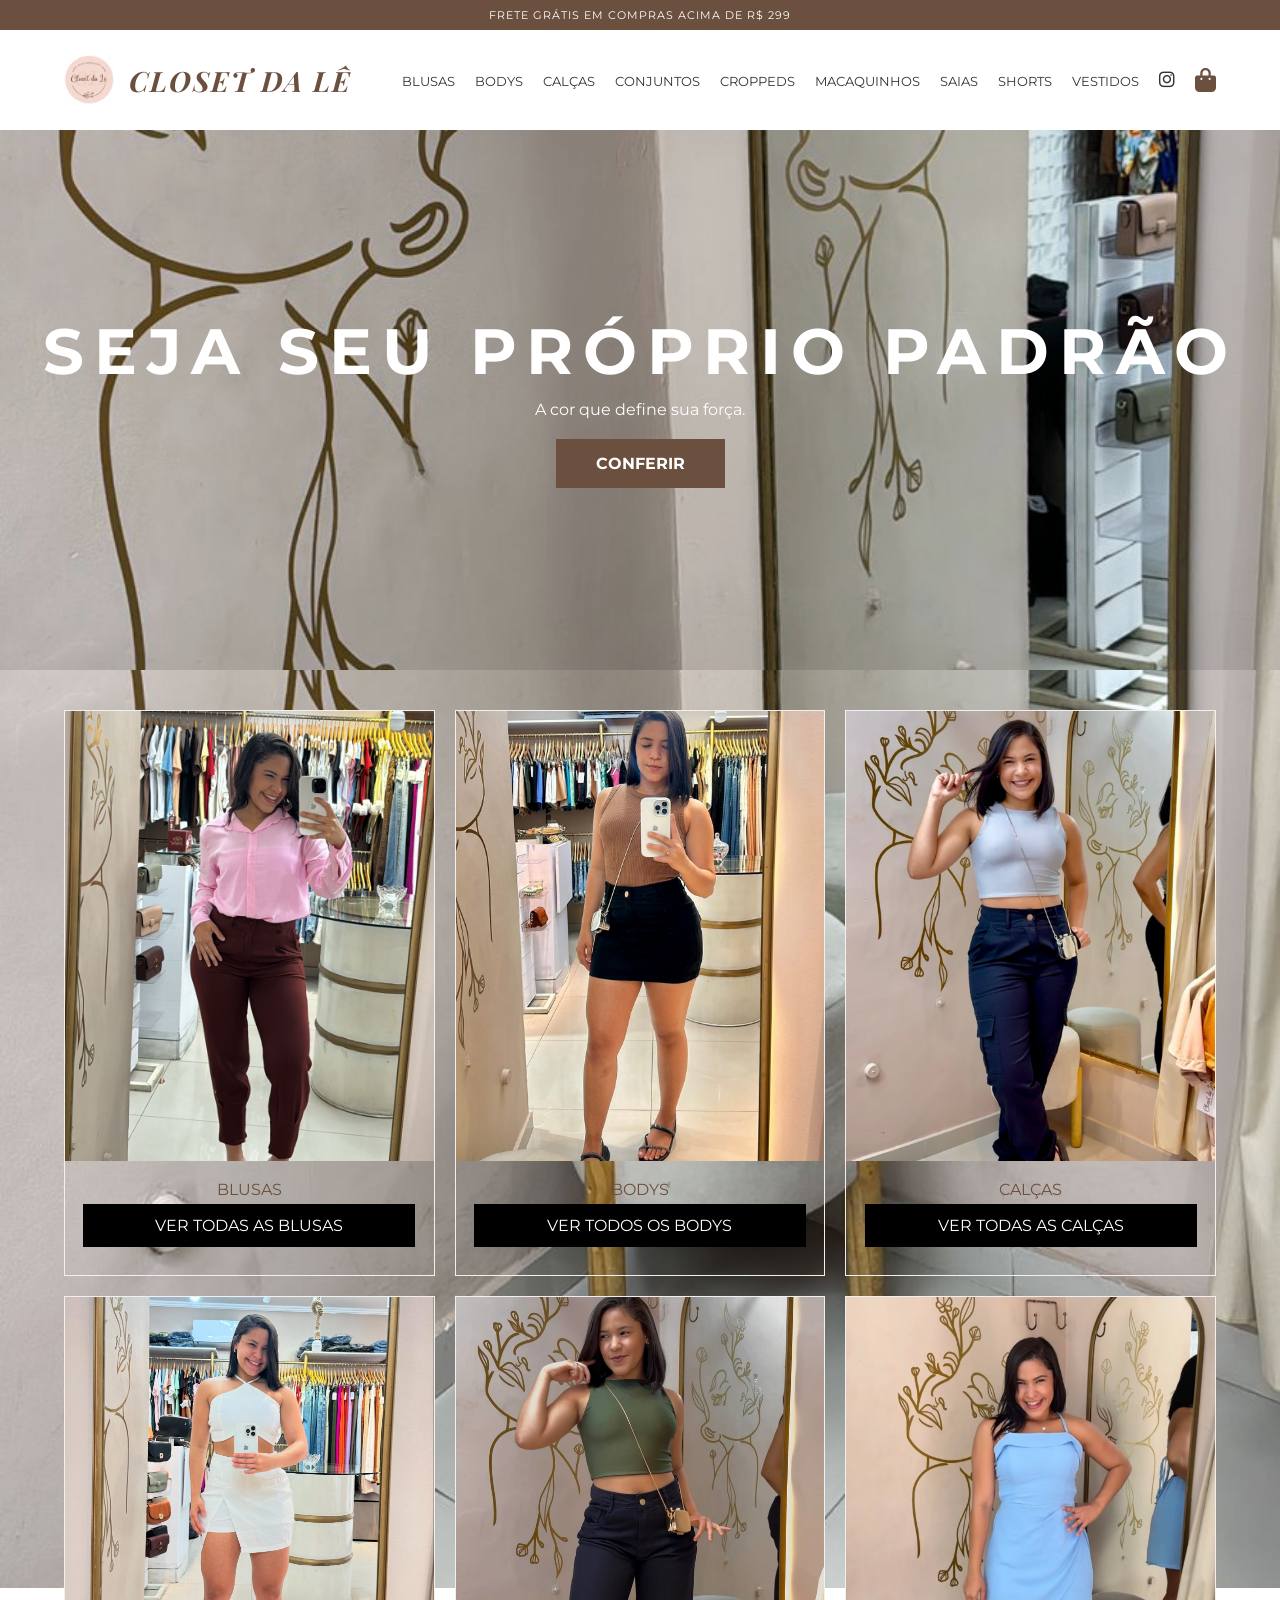
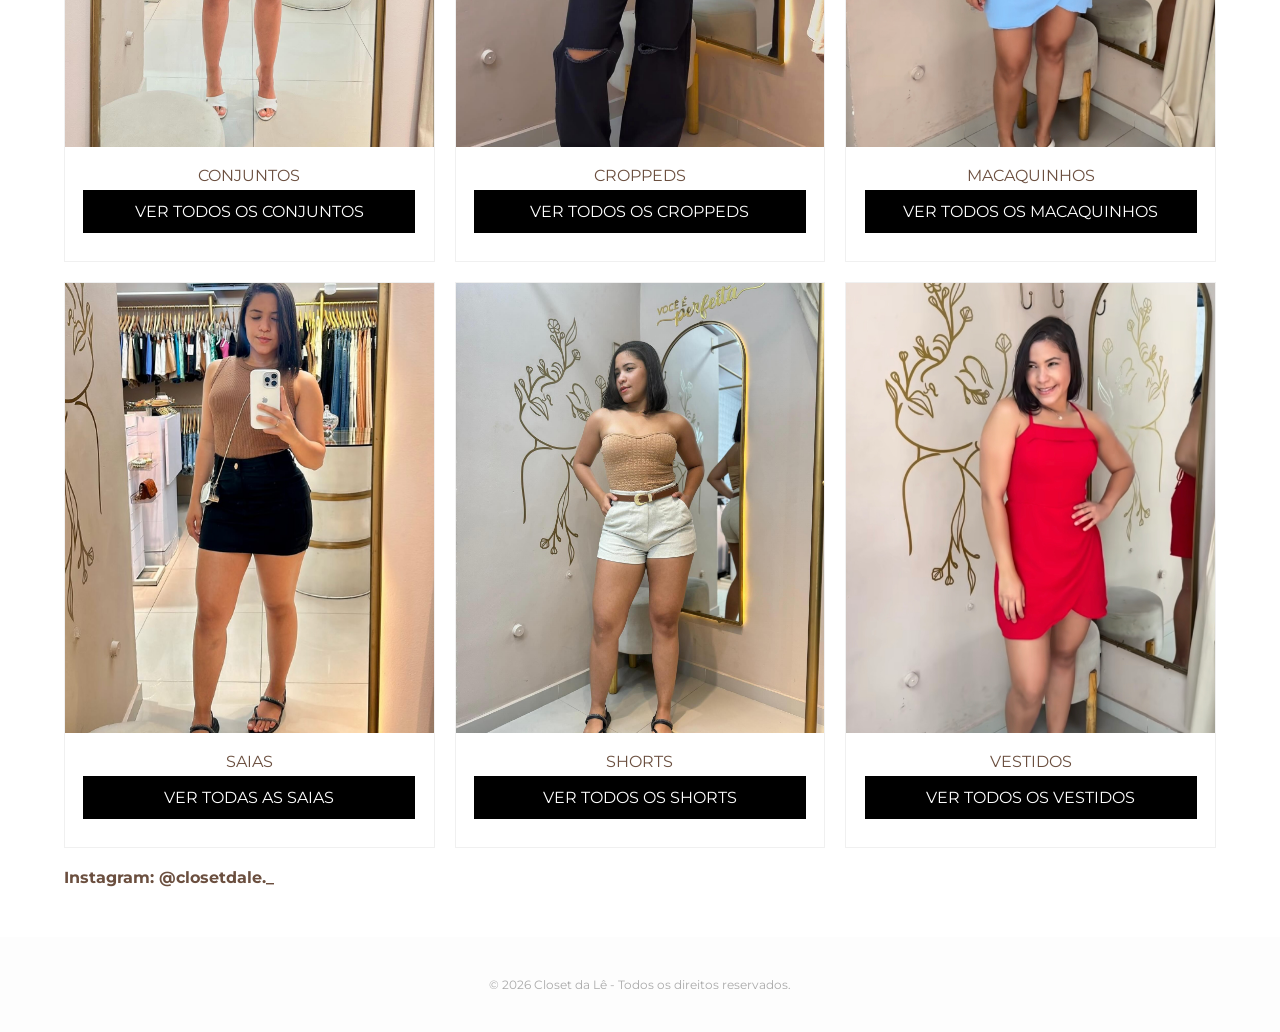
<file: index.html>
<!DOCTYPE html>
<html lang="pt-br">
<head>
    <meta charset="UTF-8">
    <meta name="viewport" content="width=device-width, initial-scale=1.0">
    <title>Closet da Lê</title>
    <link href="https://fonts.googleapis.com/css2?family=Montserrat:wght@300;500;700&family=Playfair+Display:ital,wght@0,700;1,700&display=swap" rel="stylesheet">
    <link href="https://fonts.googleapis.com/css2?family=Great+Vibes&family=Montserrat:wght@300;500;700&display=swap" rel="stylesheet">
    <link rel="stylesheet" href="https://cdnjs.cloudflare.com/ajax/libs/font-awesome/6.4.0/css/all.min.css">
    <link rel="stylesheet" href="style.css">
</head>
<body>

    <div class="top-bar">Frete grátis em compras acima de R$ 299</div>

    <header class="navbar">
        <div class="logo-container">
            <img src="img/closet-da-le.png" alt="Logo Closet da Lê" class="logo-img">
            <div class="logo">CLOSET DA LÊ</div>
        </div>
        <nav>
            <ul>
                <li><a href="#blusa">Blusas</a></li>
                <li><a href="bodys.html">Bodys</a></li>
                <li><a href="#calca">Calças</a></li>
                <li><a href="conjuntos.html">Conjuntos</a></li>
                <li><a href="croppeds.html">Croppeds</a></li>
                <li><a href="#macaquinho">Macaquinhos</a></li>
                <li><a href="#saia">Saias</a></li>
                <li><a href="#short">Shorts</a></li>
                <li><a href="#vestido">Vestidos</a></li>
                <li><a href="https://instagram.com/closetdale._" target="_blank" title="Instagram"><i class="fab fa-instagram"></i></a></li>
                <li class="carrinho-item-nav">
                    <div class="carrinho-icon" onclick="abrirCarrinho()">
                        <i class="fas fa-shopping-bag"></i>
                        <div id="carrinho-contador"></div>
                    </div>
                </li>
            </ul>
        </nav>
    </header>

    <section class="hero">
        <div class="hero-text">
            <h1>SEJA SEU PRÓPRIO PADRÃO</h1>
            <p>A cor que define sua força.</p>
            <a href="#produtos" class="btn-main">CONFERIR</a>
        </div>
    </section>

    <main id="produtos" class="container">
        
        <div id="blusa" class="product-card reveal">
            <img src="img/blusa-social.jpg" alt="Blusas">
            <h3>Blusas</h3>
            
            
            <a href="blusas.html" class="btn-buy" style="display: inline-block; text-align: center; text-decoration: none; color: white; margin-bottom: 8px;">Ver Todas as Blusas</a>
        </div>

        <div id="body" class="product-card reveal">
            <img src="img/body-leana.jpg" alt="Bodys">
            <h3>Bodys</h3>
            
            
            <a href="bodys.html" class="btn-buy" style="display: inline-block; text-align: center; text-decoration: none; color: white; margin-bottom: 8px;">Ver Todos os Bodys</a>
        </div>

        <div id="calca" class="product-card reveal">
            <img src="img/calca-leana.jpg" alt="Calças">
            <h3>Calças</h3>
            
            
            
            <a href="calcas.html" class="btn-buy" style="display: inline-block; text-align: center; text-decoration: none; color: white; margin-bottom: 8px;">Ver Todas as Calças</a>
        </div>

        <div id="conjunto" class="product-card reveal">
            <img src="img/conjunto-leana.jpg" alt="Conjuntos">
            <h3>Conjuntos</h3>
            
            
            <a href="conjuntos.html" class="btn-buy" style="display: inline-block; text-align: center; text-decoration: none; color: white; margin-bottom: 8px;">Ver Todos os Conjuntos</a>
        </div>

        <div id="cropped" class="product-card reveal">
            <img src="img/cropped-leana.jpg" alt="Croppeds">
            <h3>Croppeds</h3>
            
            
            
            <a href="croppeds.html" class="btn-buy" style="display: inline-block; text-align: center; text-decoration: none; color: white; margin-bottom: 8px;">Ver Todos os Croppeds</a>
        </div>

        <div id="macaquinho" class="product-card reveal">
            <img src="img/macaquinho-leana.jpg" alt="Macaquinhos">
            <h3>Macaquinhos</h3>
            
            
            
            <a href="macaquinhos.html" class="btn-buy" style="display: inline-block; text-align: center; text-decoration: none; color: white; margin-bottom: 8px;">Ver Todos os Macaquinhos</a>
        </div>

        <div id="saia" class="product-card reveal">
            <img src="img/saia-leana.jpg" alt="Saias">
            <h3>Saias</h3>
            
            
            <a href="saias.html" class="btn-buy" style="display: inline-block; text-align: center; text-decoration: none; color: white; margin-bottom: 8px;">Ver Todas as Saias</a>
        </div>

        <div id="short" class="product-card reveal">
            <img src="img/short-leana.jpg" alt="shorts">
            <h3>Shorts</h3>
            
            
            
            <a href="shorts.html" class="btn-buy" style="display: inline-block; text-align: center; text-decoration: none; color: white; margin-bottom: 8px;">Ver Todos os Shorts</a>
        </div>

        <div id="vestido" class="product-card reveal">
            <img src="img/vestido-leana.jpg" alt="Vestidos">
            <h3>Vestidos</h3>
           
            
            
            <a href="vestidos.html" class="btn-buy" style="display: inline-block; text-align: center; text-decoration: none; color: white; margin-bottom: 8px;">Ver Todos os Vestidos</a>
        </div>

        <div style="margin-bottom: 10px;">
    <a href="https://instagram.com/closetdale._" target="_blank" style="text-decoration: none; color: inherit; font-weight: bold;">
        Instagram: @closetdale._
    </a>
</div>

    </main>

    <footer>
        <p>&copy; 2026 Closet da Lê - Todos os direitos reservados.</p>
    </footer>

    <script>
        function reveal() {
            var reveals = document.querySelectorAll(".reveal");
            for (var i = 0; i < reveals.length; i++) {
                var windowHeight = window.innerHeight;
                var elementTop = reveals[i].getBoundingClientRect().top;
                if (elementTop < windowHeight - 100) {
                    reveals[i].classList.add("active");
                }
            }
        }
        window.addEventListener("scroll", reveal);
        reveal();
    </script>

    <script>
        // Esconde product-cards cuja imagem não exista/carregue
        document.querySelectorAll('.product-card img').forEach(function(img){
            img.addEventListener('error', function(){
                var card = img.closest('.product-card');
                if(card) card.style.display = 'none';
            });
        });
    </script>

    <!-- Modal Carrinho -->
    <div id="modalCarrinho" class="modalCarrinho">
        <div class="carrinho-modal-content">
            <span class="close-carrinho" onclick="fecharCarrinho()">&times;</span>
            <h2><i class="fas fa-shopping-bag"></i> Meu Carrinho</h2>
            <div id="carrinho-itens"></div>
            <div id="carrinho-total"></div>
            <div class="carrinho-acoes">
                <button class="btn-continuar-compras" onclick="fecharCarrinho()">← Continuar Comprando</button>
                <button class="btn-ir-checkout" onclick="abrirCheckout()">Ir para Checkout →</button>
            </div>
        </div>
    </div>

    <!-- Modal Checkout -->
    <div id="modalCheckout" class="modalCheckout">
        <div class="checkout-modal-content">
            <span class="close-checkout" onclick="fecharCheckout()">&times;</span>
            <h2>Finalizar Compra</h2>
            
            <div class="checkout-resumo">
                <h3>Resumo do Pedido</h3>
                <div id="checkout-itens"></div>
                <div class="checkout-total">
                    <span>Total:</span>
                    <span id="checkout-total-valor">R$ 0,00</span>
                </div>
            </div>

            <div class="dados-comprador">
                <h3>Seus Dados</h3>
                <div class="form-group">
                    <label for="nome">Nome Completo:</label>
                    <input type="text" id="nome" placeholder="Seu nome completo">
                </div>
                <div class="form-group">
                    <label for="whatsapp">WhatsApp (com DDD):</label>
                    <input type="tel" id="whatsapp" placeholder="5521999999999 ou (21) 99999-9999">
                </div>
                <div class="form-group">
                    <label for="endereco">Endereço:</label>
                    <input type="text" id="endereco" placeholder="Rua, número, bairro, cidade - UF">
                </div>
            </div>

            <div class="pagamento-opcoes">
                <h3>Escolha a Forma de Pagamento:</h3>
                
                <label class="pagamento-item">
                    <input type="radio" name="pagamento" value="Cartão de Crédito" onchange="selecionarPagamento(this)">
                    <div class="pagamento-info">
                        <strong><i class="fas fa-credit-card"></i> Cartão de Crédito</strong>
                        <small>Parcelado em até 3x sem juros</small>
                    </div>
                </label>
                
                <label class="pagamento-item">
                    <input type="radio" name="pagamento" value="PIX" onchange="selecionarPagamento(this)">
                    <div class="pagamento-info">
                        <strong><i class="fas fa-mobile-alt"></i> PIX</strong>
                        <small>Receba 5% de desconto com PIX</small>
                    </div>
                </label>
                
                <label class="pagamento-item">
                    <input type="radio" name="pagamento" value="Débito em Conta" onchange="selecionarPagamento(this)">
                    <div class="pagamento-info">
                        <strong><i class="fas fa-university"></i> Débito em Conta</strong>
                        <small>Transferência bancária</small>
                    </div>
                </label>
            </div>

            <div class="checkout-acoes">
                <button class="btn-voltar-carrinho" onclick="fecharCheckout(); abrirCarrinho();">← Voltar</button>
                <button class="btn-finalizar" onclick="processarCheckout()">Finalizar Compra →</button>
            </div>
        </div>
    </div>

    <script src="script.js"></script>
    <script>
        // Função para selecionar método de pagamento
        function selecionarPagamento(element) {
            document.querySelectorAll('.pagamento-item').forEach(item => {
                item.classList.remove('selected');
            });
            element.closest('.pagamento-item').classList.add('selected');
        }

        // Função para atualizar resumo no checkout
        function atualizarResumoCheckout() {
            const checkoutItens = document.getElementById('checkout-itens');
            const checkoutTotal = document.getElementById('checkout-total-valor');
            
            if (checkoutItens) {
                checkoutItens.innerHTML = carrinho.map(item => `
                    <div class="checkout-item">
                        <span>${item.nome} (x${item.quantidade})</span>
                        <span>R$ ${(item.preco * item.quantidade).toFixed(2).replace('.', ',')}</span>
                    </div>
                `).join('');
            }
            
            const total = calcularTotal();
            if (checkoutTotal) {
                checkoutTotal.textContent = `R$ ${total.toFixed(2).replace('.', ',')}`;
            }
        }

        // Função para processar checkout
        function processarCheckout() {
            const metodoPagamento = document.querySelector('input[name="pagamento"]:checked');
            if (!metodoPagamento) {
                alert('Por favor, selecione uma forma de pagamento');
                return;
            }

            const nome = document.getElementById('nome').value.trim();
            const whatsapp = document.getElementById('whatsapp').value.trim();
            const endereco = document.getElementById('endereco').value.trim();

            if (!nome || !whatsapp || !endereco) {
                alert('Por favor, preencha Nome, WhatsApp e Endereço');
                return;
            }

            // Enviar dados para o WhatsApp
            const dadosCliente = { nome, whatsapp, endereco };
            finalizarCompra(metodoPagamento.value, dadosCliente);
        }

        // Atualizar resumo quando o modal de checkout abre
        const abrirCheckoutOriginal = abrirCheckout;
        abrirCheckout = function() {
            atualizarResumoCheckout();
            abrirCheckoutOriginal();
        }
    </script>
</body>
</html>
</file>
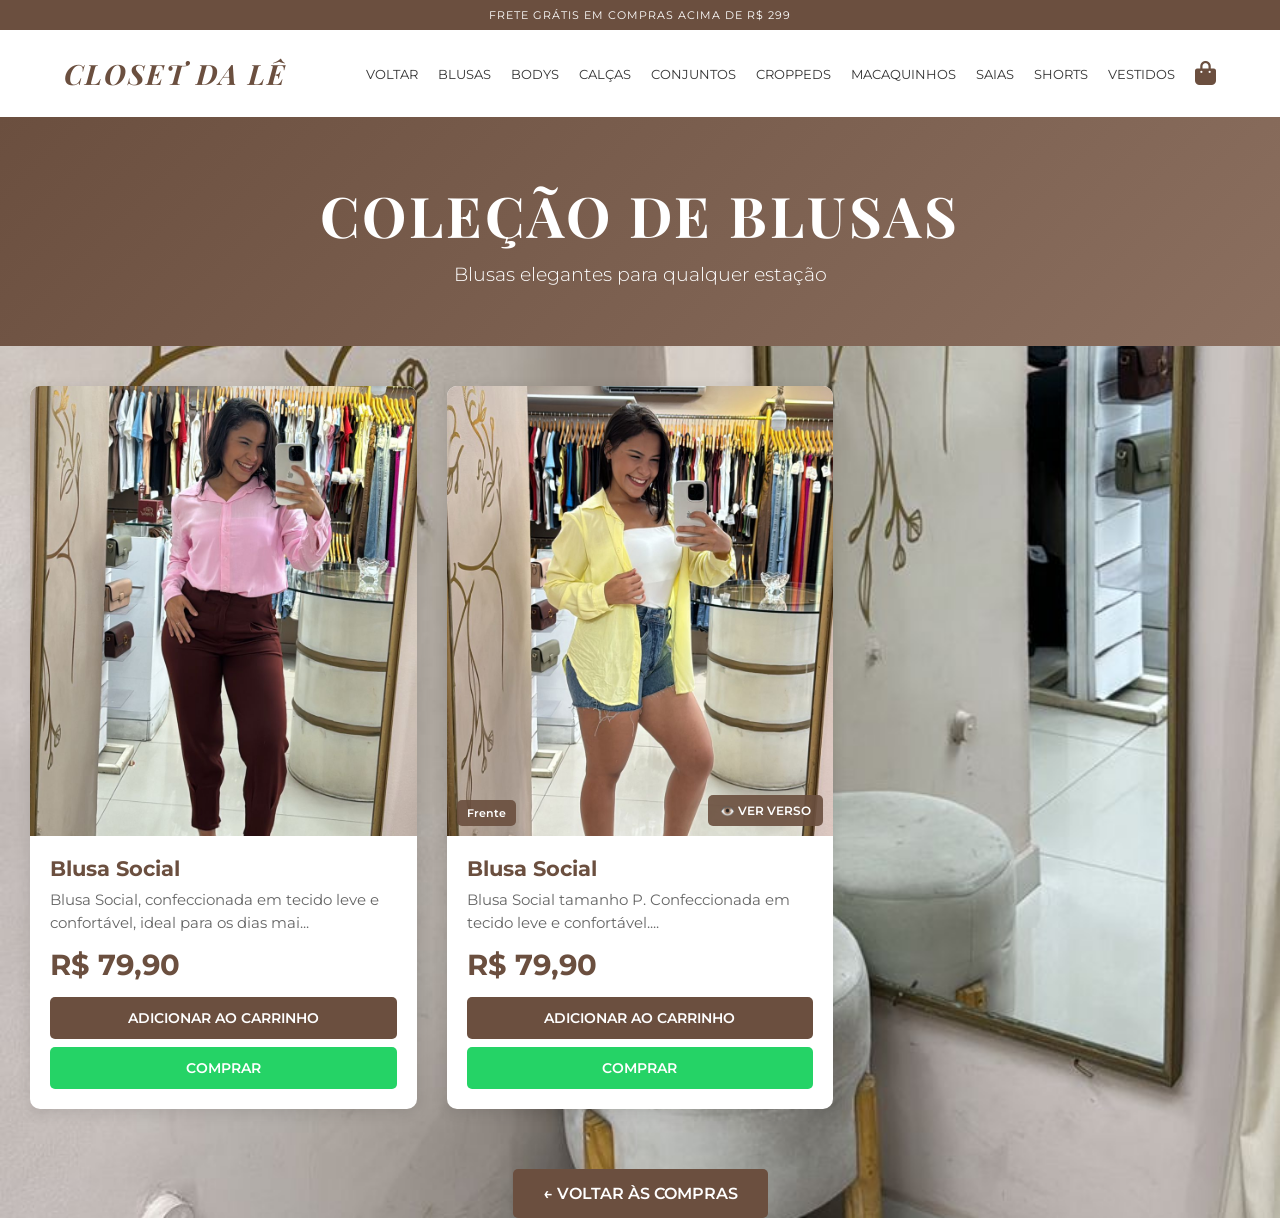
<file: blusas.html>
<!DOCTYPE html>
<html lang="pt-br">
<head>
    <meta charset="UTF-8">
    <meta name="viewport" content="width=device-width, initial-scale=1.0">
    <title>Blusas - Closet da Lê</title>
    <link href="https://fonts.googleapis.com/css2?family=Montserrat:wght@300;500;700&family=Playfair+Display:ital,wght@0,700;1,700&display=swap" rel="stylesheet">
    <link href="https://fonts.googleapis.com/css2?family=Great+Vibes&family=Montserrat:wght@300;500;700&display=swap" rel="stylesheet">
    <link rel="stylesheet" href="https://cdnjs.cloudflare.com/ajax/libs/font-awesome/6.4.0/css/all.min.css">
    <link rel="stylesheet" href="style.css">
    <style>
        .categoria-header {
            background: linear-gradient(135deg, #6B4F3F, #8B6F5F);
            color: white;
            padding: 60px 20px;
            text-align: center;
            margin-bottom: 40px;
        }

        .categoria-header h1 {
            font-family: 'Playfair Display', serif;
            font-size: 3.5rem;
            margin-bottom: 10px;
            letter-spacing: 3px;
        }

        .categoria-header p {
            font-size: 1.2rem;
            font-weight: 300;
        }

        .filtros {
            display: flex;
            justify-content: center;
            gap: 15px;
            margin-bottom: 40px;
            flex-wrap: wrap;
            padding: 0 20px;
        }

        .filtro-btn {
            padding: 10px 20px;
            border: 2px solid #6B4F3F;
            background: white;
            color: #6B4F3F;
            cursor: pointer;
            font-weight: 500;
            transition: all 0.3s;
            text-transform: uppercase;
            font-size: 12px;
        }

        .filtro-btn:hover,
        .filtro-btn.active {
            background: #6B4F3F;
            color: white;
        }

        .produtos-container {
            display: grid;
            grid-template-columns: repeat(auto-fill, minmax(300px, 1fr));
            gap: 30px;
            padding: 0 30px;
            margin-bottom: 60px;
        }

        .produto-card {
            background: white;
            border-radius: 10px;
            overflow: hidden;
            box-shadow: 0 4px 15px rgba(0, 0, 0, 0.1);
            transition: transform 0.3s, box-shadow 0.3s;
        }

        .produto-card:hover {
            transform: translateY(-10px);
            box-shadow: 0 8px 25px rgba(0, 0, 0, 0.15);
        }

        .produto-img {
            width: 100%;
            height: 350px;
            background: #f0f0f0;
            display: flex;
            align-items: center;
            justify-content: center;
            font-size: 14px;
            color: #999;
        }

        .produto-info {
            padding: 20px;
        }

        .produto-info h3 {
            color: #6B4F3F;
            margin-bottom: 8px;
            font-size: 1.3rem;
        }

        .produto-desc {
            color: #666;
            font-size: 0.95rem;
            margin-bottom: 12px;
            line-height: 1.5;
        }

        .preco {
            font-size: 1.8rem;
            color: #6B4F3F;
            font-weight: 700;
            margin-bottom: 15px;
        }


        .cor-lilac { background: #B19CD9; }
        .cor-yellow { background: #FFD700; }

        .btn-detalhes {
            width: 100%;
            padding: 12px;
            background: #6B4F3F;
            color: white;
            border: none;
            border-radius: 5px;
            cursor: pointer;
            font-weight: 600;
            text-transform: uppercase;
            font-size: 0.9rem;
            margin-bottom: 8px;
            transition: 0.3s;
        }

        .btn-detalhes:hover {
            background: #5a4033;
        }

        .btn-whatsapp {
            width: 100%;
            padding: 12px;
            background: #25D366;
            color: white;
            border: none;
            border-radius: 5px;
            cursor: pointer;
            font-weight: 600;
            text-transform: uppercase;
            font-size: 0.9rem;
            transition: 0.3s;
        }

        .btn-whatsapp:hover {
            background: #1da851;
        }

        .modal {
            display: none;
            position: fixed;
            z-index: 2000;
            left: 0;
            top: 0;
            width: 100%;
            height: 100%;
            background-color: rgba(0, 0, 0, 0.6);
            animation: fadeIn 0.3s;
        }

        @keyframes fadeIn {
            from { opacity: 0; }
            to { opacity: 1; }
        }

        .modal-content {
            background-color: #f4f4f4;
            margin: 10% auto;
            padding: 30px;
            border-radius: 10px;
            width: 90%;
            max-width: 600px;
            max-height: 80vh;
            overflow-y: auto;
            animation: slideIn 0.3s;
        }

        @keyframes slideIn {
            from { transform: translateY(-50px); opacity: 0; }
            to { transform: translateY(0); opacity: 1; }
        }

        .close-modal {
            color: #aaa;
            float: right;
            font-size: 28px;
            font-weight: bold;
            cursor: pointer;
            transition: 0.3s;
        }

        .close-modal:hover { color: #000; }

        .modal h2 {
            color: #6B4F3F;
            margin-bottom: 15px;
        }

        .modal p {
            color: #555;
            line-height: 1.7;
            margin-bottom: 12px;
        }

        .volta-compras {
            text-align: center;
            margin-top: 40px;
        }

        .volta-compras a {
            display: inline-block;
            padding: 15px 30px;
            background: #6B4F3F;
            color: white;
            text-decoration: none;
            border-radius: 5px;
            font-weight: 600;
            text-transform: uppercase;
            transition: 0.3s;
        }

        .volta-compras a:hover {
            background: #5a4033;
        }

        @media (max-width: 768px) {
            .produtos-container {
                grid-template-columns: 1fr;
                padding: 0 15px;
            }

            .categoria-header h1 {
                font-size: 2rem;
            }

            .filtros {
                padding: 0 15px;
            }
        }
    </style>
</head>
<body>

    <div class="top-bar">Frete grátis em compras acima de R$ 299</div>

    <header class="navbar">
        <div class="logo">CLOSET DA LÊ</div>
        <nav>
              <ul>
                <li><a href="index.html">Voltar</a></li>
                <li><a href="blusas.html">blusas</a></li>
                <li><a href="bodys.html">Bodys</a></li>
                <li><a href="calcas.html">calças</a></li>
                <li><a href="conjuntos.html">conjuntos</a></li>
                <li><a href="croppeds.html">Croppeds</a></li>
                <li><a href="macaquinhos.html">Macaquinhos</a></li>
                <li><a href="saias.html">saias</a></li>
                <li><a href="shorts.html">shorts</a></li>
                <li><a href="vestidos.html">vestidos</a></li>
                <li class="carrinho-item-nav">
                    <div class="carrinho-icon" onclick="abrirCarrinho()">
                        <i class="fas fa-shopping-bag"></i>
                        <div id="carrinho-contador"></div>
                    </div>
                </li>
            </ul>
        </nav>
    </header>

    <section class="categoria-header">
        <h1>COLEÇÃO DE BLUSAS</h1>
        <p>Blusas elegantes para qualquer estação</p>
    </section>

    

    <div class="produtos-container" id="produtos-lista">
        <!-- Produtos serão carregados aqui -->
    </div>

    <div class="volta-compras">
        <a href="index.html">← Voltar às Compras</a>
    </div>

    <!-- Modal -->
    <div id="modalDetalhes" class="modal">
        <div class="modal-content">
            <span class="close-modal" onclick="fecharModal()">&times;</span>
            <h2 id="modal-titulo"></h2>
            <p><strong>Preço:</strong> <span id="modal-preco"></span></p>
            <p id="modal-descricao"></p>
            <p><strong>Composição:</strong> <span id="modal-composicao"></span></p>
            <p><strong>Cuidados:</strong> <span id="modal-cuidados"></span></p>
            <button class="btn-whatsapp" onclick="comprarProduto()">Chamar no WhatsApp</button>
        </div>
    </div>

    <script src="script.js"></script>
    <script>
        function gerarNomePorArquivo(nomeArquivo, prefixoPadrao) {
            const semExtensao = nomeArquivo.replace(/\.[^.]+$/, '');
            const regexPrefixo = new RegExp('^' + prefixoPadrao.toLowerCase() + '[-_]*');
            const semPrefixo = semExtensao.replace(regexPrefixo, '');
            const partes = semPrefixo.split(/[-_]+/).filter(Boolean);
            const nomeFormatado = partes
                .map(p => p.charAt(0).toUpperCase() + p.slice(1))
                .join(' ');
            return nomeFormatado ? (prefixoPadrao + ' ' + nomeFormatado) : prefixoPadrao;
        }

        function completarProdutosComImagens(arrayProdutos, prefixoArquivo, prefixoNome, precoPadrao, categoriaPadrao) {
            const usados = new Set(arrayProdutos.map(p => p.imagem));
            availableImages
                .filter(img => img.toLowerCase().startsWith(prefixoArquivo.toLowerCase()))
                .forEach(imgName => {
                    if (!usados.has(imgName)) {
                        arrayProdutos.push({
                            id: arrayProdutos.length + 1,
                            nome: gerarNomePorArquivo(imgName, prefixoNome),
                            preco: precoPadrao,
                            categoria: categoriaPadrao || prefixoArquivo,
                            imagem: imgName,
                            descricao: `${prefixoNome} da coleção Closet da Lê.`
                        });
                    }
                });
        }

        const produtos = [
            {
                id: 1,
                nome: "Blusa Social",
                preco: "R$ 79,90",
                categoria: "blusa-social",
                imagem: "blusa-social.jpg",
                descricao: "Blusa Social, confeccionada em tecido leve e confortável, ideal para os dias mais fresquinhos. Perfeita para combinar com saias, shorts ou calças para um look casual e estiloso.",
            },
            {
                id: 2,
                nome: "Blusa Social",
                preco: "R$ 79,90",
                categoria: "blusa-social",
                imagem: "blusa-social-amarela.jpg",
                imagemVerso: "blusa-social-amarela-verso.jpeg",
                descricao: "Blusa Social tamanho P. Confeccionada em tecido leve e confortável.",
            },
            {
                id: 3,
                nome: "Blusa",
                preco: "R$ 39,90",
                categoria: "sem manga",
                imagem: "blusa-bege-um.jpg",
                descricao: "Blusa, confeccionada em tecido leve e confortável, ideal para os dias mais quentes. Perfeita para combinar com saias, shorts ou calças para um look casual e estiloso.",
            },
            {
                id: 4,
                nome: "Blusa",
                preco: "R$ 64,90",
                categoria: "um ombro",
                imagem: "blusa-um-ombro.jpg",
                descricao: "Blusa com design premium, confeccionada em tecido de alta qualidade para garantir conforto e durabilidade. Ideal para ocasiões especiais ou para um look mais sofisticado no dia a dia.",
            },
            {
                id: 5,
                nome: "Blusa Estampada",
                preco: "R$ 54,90",
                categoria: "estampada",
                imagem: "blusa-estampa-lenco.jpg",
                descricao: "Blusa de manga curta com detalhe de botões na frente, perfeita para um look casual e moderno. Confeccionada em tecido leve e confortável, ideal para o dia a dia.",
            },
            {
                id: 6,
                nome: "Blusa Estampada",
                preco: "R$ 34,90",
                categoria: "estampada",
                imagem: "blusa-estampa-azul.jpg",
                descricao: "Blusa de alça básica disponível em diversas cores, perfeita para combinar com qualquer look e ideal para os dias mais quentes.",
            },
            {
                id: 7,
                nome: "Blusa Estampada",
                preco: "R$ 74,90",
                categoria: "estampada",
                imagem: "blusa-estampa.jpg",
                descricao: "Blusa de manga longa em tecido social, ideal para ocasiões formais ou para um look mais arrumado no dia a dia.",
            },
            {
                id: 8,
                nome: "Blusa Manga Estampada",
                preco: "R$ 49,90",
                categoria: "estampada",
                imagem: "blusa-estampa-lenco-um.jpg",
                descricao: "Blusa de manga curta com estampa de lenço, perfeita para um look casual e estiloso.",
            },
            {
                id: 9,
                nome: "Blusa Manga Estampada",
                preco: "R$ 49,90",
                categoria: "manga-curta",
                imagem: "blusa-estampa-lenco-um.jpg",
                descricao: "Blusa de manga curta com estampa de lenço, perfeita para um look casual e estiloso.",
            }
        ];

        const availableImages = [
            "blusa-social.jpg","blusa-social-amarela.jpg",
        ];

        let produtosFiltrados = produtos;
        let produtoSelecionado = null;

        function renderizarProdutos(lista) {
            const container = document.getElementById('produtos-lista');
            container.innerHTML = '';

            const listaComImagem = lista.filter(p => availableImages.includes(p.imagem));
            listaComImagem.forEach(produto => {
                const card = document.createElement('div');
                card.className = 'produto-card';
                
                // Verificar se existe imagem verso
                const temVerso = produto.imagemVerso ? true : false;
                const htmlToggle = temVerso ? `<button class="produto-img-toggle" onclick="alternarImagemProduto(this)">👁️ Ver Verso</button>` : '';
                const htmlIndicador = temVerso ? `<span class="produto-img-indicator">Frente</span>` : '';
                const htmlEventosHover = temVerso ? `onmouseenter="mostrarVersoHover(this)" onmouseleave="restaurarFrenteHover(this)"` : '';
                
                card.innerHTML = `
                    <div class="produto-img-container" ${htmlEventosHover}>
                        <img src="img/${produto.imagem}" 
                             alt="${produto.nome}" 
                             data-frente="${produto.imagem}"
                             data-verso="${produto.imagemVerso || ''}"
                             onerror="this.alt='Imagem da ${produto.nome}'">
                        ${htmlToggle}
                        ${htmlIndicador}
                    </div>
                    <div class="produto-info">
                        <h3>${produto.nome}</h3>
                        <p class="produto-desc">${produto.descricao.substring(0, 80)}...</p>
                        <p class="preco">${produto.preco}</p>
                        <button class="btn-detalhes" onclick="adicionarAoCarrinho(${JSON.stringify(produto).replace(/"/g, '&quot;')})">Adicionar ao Carrinho</button>
                        <button class="btn-whatsapp" onclick="comprarDireto(${JSON.stringify(produto).replace(/"/g, '&quot;')})">Comprar</button>
                    </div>
                `;
                container.appendChild(card);
            });
        }

        function filtrarProdutos(categoria) {
            // filtros removidos — apenas filtrar a lista

            if (categoria === 'todos') {
                produtosFiltrados = produtos;
            } else {
                produtosFiltrados = produtos.filter(p => p.categoria === categoria);
            }

            renderizarProdutos(produtosFiltrados);
        }

        function abrirDetalhes(id) {
            produtoSelecionado = produtos.find(p => p.id === id);
            if (produtoSelecionado) {
                document.getElementById('modal-titulo').textContent = produtoSelecionado.nome;
                document.getElementById('modal-preco').textContent = produtoSelecionado.preco;
                document.getElementById('modal-descricao').textContent = produtoSelecionado.descricao;
                document.getElementById('modal-composicao').textContent = produtoSelecionado.composicao;
                document.getElementById('modal-cuidados').textContent = produtoSelecionado.cuidados;
                document.getElementById('modalDetalhes').style.display = 'block';
            }
        }

        function fecharModal() {
            document.getElementById('modalDetalhes').style.display = 'none';
        }

        function comprarProduto(id = null) {
            const produto = id ? produtos.find(p => p.id === id) : produtoSelecionado;
            if (produto) {
                comprar(produto.nome);
            }
        }

        window.onclick = function(event) {
            const modal = document.getElementById('modalDetalhes');
            if (event.target == modal) {
                modal.style.display = 'none';
            }
        }

        completarProdutosComImagens(produtos, 'blusa', 'Blusa', 'R$ 49,90', 'blusa');
        renderizarProdutos(produtos);
    </script>

    <!-- Modal Carrinho -->
    <div id="modalCarrinho" class="modalCarrinho">
        <div class="carrinho-modal-content">
            <span class="close-carrinho" onclick="fecharCarrinho()">&times;</span>
            <h2><i class="fas fa-shopping-bag"></i> Meu Carrinho</h2>
            <div id="carrinho-itens"></div>
            <div id="carrinho-total"></div>
            <div class="carrinho-acoes">
                <button class="btn-continuar-compras" onclick="fecharCarrinho()">← Continuar Comprando</button>
                <button class="btn-ir-checkout" onclick="abrirCheckout()">Ir para Checkout →</button>
            </div>
        </div>
    </div>

    <!-- Modal Checkout -->
    <div id="modalCheckout" class="modalCheckout">
        <div class="checkout-modal-content">
            <span class="close-checkout" onclick="fecharCheckout()">&times;</span>
            <h2>Finalizar Compra</h2>
            
            <div class="checkout-resumo">
                <h3>Resumo do Pedido</h3>
                <div id="checkout-itens"></div>
                <div class="checkout-total">
                    <span>Total:</span>
                    <span id="checkout-total-valor">R$ 0,00</span>
                </div>
            </div>

            <div class="dados-comprador">
                <h3>Seus Dados</h3>
                <div class="form-group">
                    <label for="nome">Nome Completo:</label>
                    <input type="text" id="nome" placeholder="Seu nome completo">
                </div>
                <div class="form-group">
                    <label for="whatsapp">WhatsApp (com DDD):</label>
                    <input type="tel" id="whatsapp" placeholder="5521999999999 ou (21) 99999-9999">
                </div>
                <div class="form-group">
                    <label for="endereco">Endereço:</label>
                    <input type="text" id="endereco" placeholder="Rua, número, bairro, cidade - UF">
                </div>
            </div>

            <div class="pagamento-opcoes">
                <h3>Escolha a Forma de Pagamento:</h3>
                
                <label class="pagamento-item">
                    <input type="radio" name="pagamento" value="Cartão de Crédito" onchange="selecionarPagamento(this)">
                    <div class="pagamento-info">
                        <strong><i class="fas fa-credit-card"></i> Cartão de Crédito</strong>
                        <small>Parcelado em até 3x sem juros</small>
                    </div>
                </label>
                
                <label class="pagamento-item">
                    <input type="radio" name="pagamento" value="PIX" onchange="selecionarPagamento(this)">
                    <div class="pagamento-info">
                        <strong><i class="fas fa-mobile-alt"></i> PIX</strong>
                        <small>Receba 5% de desconto com PIX</small>
                    </div>
                </label>
                
                <label class="pagamento-item">
                    <input type="radio" name="pagamento" value="Débito em Conta" onchange="selecionarPagamento(this)">
                    <div class="pagamento-info">
                        <strong><i class="fas fa-university"></i> Débito em Conta</strong>
                        <small>Transferência bancária</small>
                    </div>
                </label>
            </div>

            <div class="checkout-acoes">
                <button class="btn-voltar-carrinho" onclick="fecharCheckout(); abrirCarrinho();">← Voltar</button>
                <button class="btn-finalizar" onclick="processarCheckout()">Finalizar Compra →</button>
            </div>
        </div>
    </div>

    <script src="script.js"></script>
    <script>
        // Função para selecionar método de pagamento
        function selecionarPagamento(element) {
            document.querySelectorAll('.pagamento-item').forEach(item => {
                item.classList.remove('selected');
            });
            element.closest('.pagamento-item').classList.add('selected');
        }

        // Função para atualizar resumo no checkout
        function atualizarResumoCheckout() {
            const checkoutItens = document.getElementById('checkout-itens');
            const checkoutTotal = document.getElementById('checkout-total-valor');
            
            if (checkoutItens) {
                checkoutItens.innerHTML = carrinho.map(item => `
                    <div class="checkout-item">
                        <span>${item.nome} (x${item.quantidade})</span>
                        <span>R$ ${(item.preco * item.quantidade).toFixed(2).replace('.', ',')}</span>
                    </div>
                `).join('');
            }
            
            const total = calcularTotal();
            if (checkoutTotal) {
                checkoutTotal.textContent = `R$ ${total.toFixed(2).replace('.', ',')}`;
            }
        }

        // Função para processar checkout (envia dados ao Formspree antes do pagamento)
        function processarCheckout() {
            const metodoPagamento = document.querySelector('input[name="pagamento"]:checked');
            if (!metodoPagamento) {
                alert('Por favor, selecione uma forma de pagamento');
                return;
            }

            const nome = document.getElementById('nome').value.trim();
            const whatsapp = document.getElementById('whatsapp').value.trim();
            const endereco = document.getElementById('endereco').value.trim();

            if (!nome || !whatsapp || !endereco) {
                alert('Por favor, preencha Nome, WhatsApp e Endereço');
                return;
            }

            // Enviar dados para o WhatsApp
            const dadosCliente = { nome, whatsapp, endereco };
            finalizarCompra(metodoPagamento.value, dadosCliente);
        }

        // Atualizar resumo quando o modal de checkout abre
        const abrirCheckoutOriginal = abrirCheckout;
        abrirCheckout = function() {
            atualizarResumoCheckout();
            abrirCheckoutOriginal();
        }
    </script>

</body>
</html>
</file>
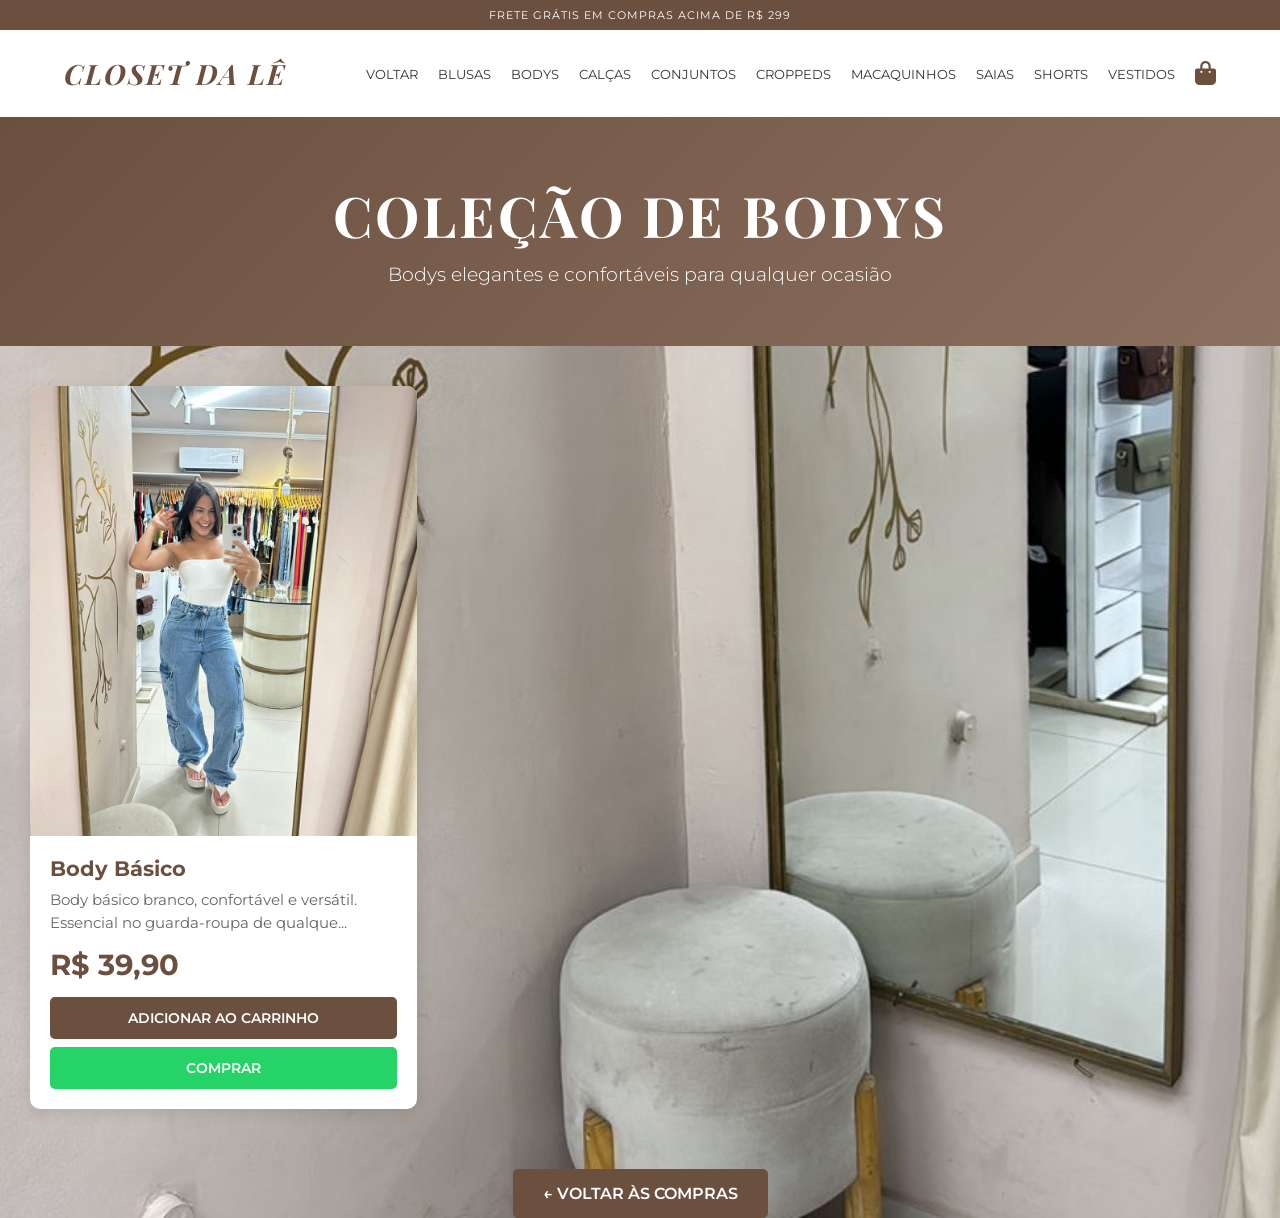
<file: bodys.html>
<!DOCTYPE html>
<html lang="pt-br">
<head>
    <meta charset="UTF-8">
    <meta name="viewport" content="width=device-width, initial-scale=1.0">
    <title>Bodys - Closet da Lê</title>
    <link href="https://fonts.googleapis.com/css2?family=Montserrat:wght@300;500;700&family=Playfair+Display:ital,wght@0,700;1,700&display=swap" rel="stylesheet">
    <link href="https://fonts.googleapis.com/css2?family=Great+Vibes&family=Montserrat:wght@300;500;700&display=swap" rel="stylesheet">
    <link rel="stylesheet" href="https://cdnjs.cloudflare.com/ajax/libs/font-awesome/6.4.0/css/all.min.css">
    <link rel="stylesheet" href="style.css">
    <style>
        .bodys-header {
            background: linear-gradient(135deg, #6B4F3F, #8B6F5F);
            color: white;
            padding: 60px 20px;
            text-align: center;
            margin-bottom: 40px;
        }

        .bodys-header h1 {
            font-family: 'Playfair Display', serif;
            font-size: 3.5rem;
            margin-bottom: 10px;
            letter-spacing: 3px;
        }

        .bodys-header p {
            font-size: 1.2rem;
            font-weight: 300;
        }

        .filtros {
            display: flex;
            justify-content: center;
            gap: 15px;
            margin-bottom: 40px;
            flex-wrap: wrap;
            padding: 0 20px;
        }

        .filtro-btn {
            padding: 10px 20px;
            border: 2px solid #6B4F3F;
            background: white;
            color: #6B4F3F;
            cursor: pointer;
            font-weight: 500;
            transition: all 0.3s;
            text-transform: uppercase;
            font-size: 12px;
        }

        .filtro-btn:hover,
        .filtro-btn.active {
            background: #6B4F3F;
            color: white;
        }

        .bodys-container {
            display: grid;
            grid-template-columns: repeat(auto-fill, minmax(300px, 1fr));
            gap: 30px;
            padding: 0 30px;
            margin-bottom: 60px;
        }

        .body-card {
            background: white;
            border-radius: 10px;
            overflow: hidden;
            box-shadow: 0 4px 15px rgba(0, 0, 0, 0.1);
            transition: transform 0.3s, box-shadow 0.3s;
        }

        .body-card:hover {
            transform: translateY(-10px);
            box-shadow: 0 8px 25px rgba(0, 0, 0, 0.15);
        }

        .body-img {
            width: 100%;
            height: 350px;
            background: #f0f0f0;
            display: flex;
            align-items: center;
            justify-content: center;
            font-size: 14px;
            color: #999;
            overflow: hidden;
        }

        .body-img img {
            width: 100%;
            height: 100%;
            object-fit: cover;
        }

        .body-info {
            padding: 20px;
        }

        .body-info h3 {
            color: #6B4F3F;
            margin-bottom: 8px;
            font-size: 1.3rem;
        }

        .body-desc {
            color: #666;
            font-size: 0.95rem;
            margin-bottom: 12px;
            line-height: 1.5;
        }

        .preco {
            font-size: 1.8rem;
            color: #6B4F3F;
            font-weight: 700;
            margin-bottom: 15px;
        }



        .btn-detalhes {
            width: 100%;
            padding: 12px;
            background: #6B4F3F;
            color: white;
            border: none;
            border-radius: 5px;
            cursor: pointer;
            font-weight: 600;
            text-transform: uppercase;
            font-size: 0.9rem;
            margin-bottom: 8px;
            transition: 0.3s;
        }

        .btn-detalhes:hover {
            background: #5a4033;
        }

        .btn-whatsapp {
            width: 100%;
            padding: 12px;
            background: #25D366;
            color: white;
            border: none;
            border-radius: 5px;
            cursor: pointer;
            font-weight: 600;
            text-transform: uppercase;
            font-size: 0.9rem;
            transition: 0.3s;
        }

        .btn-whatsapp:hover {
            background: #1da851;
        }

        /* Modal de Detalhes */
        .modal {
            display: none;
            position: fixed;
            z-index: 2000;
            left: 0;
            top: 0;
            width: 100%;
            height: 100%;
            background-color: rgba(0, 0, 0, 0.6);
            animation: fadeIn 0.3s;
        }

        @keyframes fadeIn {
            from { opacity: 0; }
            to { opacity: 1; }
        }

        .modal-content {
            background-color: #f4f4f4;
            margin: 10% auto;
            padding: 30px;
            border-radius: 10px;
            width: 90%;
            max-width: 600px;
            max-height: 80vh;
            overflow-y: auto;
            animation: slideIn 0.3s;
        }

        @keyframes slideIn {
            from { transform: translateY(-50px); opacity: 0; }
            to { transform: translateY(0); opacity: 1; }
        }

        .close-modal {
            color: #aaa;
            float: right;
            font-size: 28px;
            font-weight: bold;
            cursor: pointer;
            transition: 0.3s;
        }

        .close-modal:hover { color: #000; }

        .modal h2 {
            color: #6B4F3F;
            margin-bottom: 15px;
        }

        .modal p {
            color: #555;
            line-height: 1.7;
            margin-bottom: 12px;
        }

        .volta-compras {
            text-align: center;
            margin-top: 40px;
        }

        .volta-compras a {
            display: inline-block;
            padding: 15px 30px;
            background: #6B4F3F;
            color: white;
            text-decoration: none;
            border-radius: 5px;
            font-weight: 600;
            text-transform: uppercase;
            transition: 0.3s;
        }

        .volta-compras a:hover {
            background: #5a4033;
        }

        @media (max-width: 768px) {
            .bodys-container {
                grid-template-columns: 1fr;
                padding: 0 15px;
            }

            .bodys-header h1 {
                font-size: 2rem;
            }

            .filtros {
                padding: 0 15px;
            }
        }
    </style>
</head>
<body>

    <div class="top-bar">Frete grátis em compras acima de R$ 299</div>

    <header class="navbar">
        <div class="logo">CLOSET DA LÊ</div>
        <nav>
             <ul>
                <li><a href="index.html">Voltar</a></li>
                <li><a href="blusas.html">blusas</a></li>
                <li><a href="bodys.html">Bodys</a></li>
                <li><a href="calcas.html">calças</a></li>
                <li><a href="conjuntos.html">conjuntos</a></li>
                <li><a href="croppeds.html">Croppeds</a></li>
                <li><a href="macaquinhos.html">Macaquinhos</a></li>
                <li><a href="saias.html">saias</a></li>
                <li><a href="shorts.html">shorts</a></li>
                <li><a href="vestidos.html">vestidos</a></li>
                <li class="carrinho-item-nav">
                    <div class="carrinho-icon" onclick="abrirCarrinho()">
                        <i class="fas fa-shopping-bag"></i>
                        <div id="carrinho-contador"></div>
                    </div>
                </li>
            </ul>
        </nav>
    </header>

    <section class="bodys-header">
        <h1>COLEÇÃO DE BODYS</h1>
        <p>Bodys elegantes e confortáveis para qualquer ocasião</p>
    </section>

    <div class="bodys-container" id="bodys-lista">
        <!-- Bodys serão carregados aqui -->
    </div>

    <div class="volta-compras">
        <a href="index.html">← Voltar às Compras</a>
    </div>

    <!-- Modal -->
    <div id="modalDetalhes" class="modal">
        <div class="modal-content">
            <span class="close-modal" onclick="fecharModal()">&times;</span>
            <h2 id="modal-titulo"></h2>
            <p><strong>Preço:</strong> <span id="modal-preco"></span></p>
            <p id="modal-descricao"></p>
            <p><strong>Composição:</strong> <span id="modal-composicao"></span></p>
            <p><strong>Cuidados:</strong> <span id="modal-cuidados"></span></p>
            <button class="btn-whatsapp" onclick="comprarBody()">Chamar no WhatsApp</button>
        </div>
    </div>

    <script src="script.js"></script>
    <script>
        function gerarNomePorArquivo(nomeArquivo, prefixoPadrao) {
            const semExtensao = nomeArquivo.replace(/\.[^.]+$/, '');
            const regexPrefixo = new RegExp('^' + prefixoPadrao.toLowerCase() + '[-_]*');
            const semPrefixo = semExtensao.replace(regexPrefixo, '');
            const partes = semPrefixo.split(/[-_]+/).filter(Boolean);
            const nomeFormatado = partes
                .map(p => p.charAt(0).toUpperCase() + p.slice(1))
                .join(' ');
            return nomeFormatado ? (prefixoPadrao + ' ' + nomeFormatado) : prefixoPadrao;
        }

        function completarProdutosComImagens(arrayProdutos, prefixoArquivo, prefixoNome, precoPadrao, categoriaPadrao) {
            const usados = new Set(arrayProdutos.map(p => p.imagem));
            availableImages
                .filter(img => img.toLowerCase().startsWith(prefixoArquivo.toLowerCase()))
                .forEach(imgName => {
                    if (!usados.has(imgName)) {
                        arrayProdutos.push({
                            id: arrayProdutos.length + 1,
                            nome: gerarNomePorArquivo(imgName, prefixoNome),
                            preco: precoPadrao,
                            categoria: categoriaPadrao || prefixoArquivo,
                            imagem: imgName,
                            descricao: `${prefixoNome} da coleção Closet da Lê.`
                        });
                    }
                });
        }

        const bodys = [
            {
                id: 1,
                nome: "Body Básico",
                preco: "R$ 39,90",
                categoria: "basico",
                imagem: "body-branco.jpg",
                descricao: "Body básico branco, confortável e versátil. Essencial no guarda-roupa de qualquer mulher.",
            },
            {
                id: 2,
                nome: "Body",
                preco: "R$ 69,90",
                categoria: "manga",
                imagem: "body-bege.jpg",
                descricao: "Body com manga comprida, perfeito para looks sofisticados. Elegante e sexy.",
                composicao: "92% Poliéster, 8% Elastano",
                cuidados: "Lavar à mão em água morna",
                cores: ["black", "white", "pink"]
            },
            {
                id: 3,
                nome: "Body Bojo Nude",
                preco: "R$ 89,90",
                categoria: "bojo",
                imagem: "body-liz.jpg",
                descricao: "Body com bojo integrado para suporte e conforto. Estilo clássico e feminino.",
                composicao: "82% Poliamida, 18% Elastano",
                cuidados: "Lavar à mão em água fria",
                cores: ["nude", "black", "white"]
            },
            {
                id: 4,
                nome: "Body Básico Preto",
                preco: "R$ 54,90",
                categoria: "basico",
                imagem: "body-luna-branco.jpg",
                descricao: "Body preto clássico, combinável com tudo. A peça-chave para qualquer guarda-roupa.",
                composicao: "95% Algodão, 5% Elastano",
                cuidados: "Lavar separadamente em água fria",
                cores: ["black", "white", "pink", "blue"]
            },
            {
                id: 5,
                nome: "Body Manga Transpassada Rosa",
                preco: "R$ 69,90",
                categoria: "manga",                imagem: "body-preto.jpg",                descricao: "Body com ombro superposto e manga. Design moderno e romanticamente sexy.",
                composicao: "90% Poliéster, 10% Elastano",
                cuidados: "Lavar à mão em água morna",
                cores: ["pink", "white", "black"]
            },
            {
                id: 6,
                nome: "Body Bojo Preto",
                preco: "R$ 89,90",
                categoria: "bojo",
                imagem: "body-trico.jpg",
                descricao: "Body com bojo, oferece forma e suporte. Perfeito para usar sozinho ou com outras peças.",
                composicao: "80% Poliamida, 20% Elastano",
                cuidados: "Lavar à mão em água fria com sabão neutro",
                cores: ["black", "nude", "white"]
            },
            {
                id: 7,
                nome: "Body Tricô Bege",
                preco: "R$ 64,90",
                categoria: "basico",
                imagem: "body-zara-cinza.jpg",
                descricao: "Body em tricô suave e aconchegante. Perfeito para dias frescos com estilo.",
                composicao: "100% Acrílico",
                cuidados: "Lavar à mão em água morna",
                cores: ["nude", "white", "black"]
            },
            {
                id: 8,
                nome: "Body Manga Cruz",
                preco: "R$ 74,90",
                categoria: "manga",
                imagem: "body-zara.jpg",
                descricao: "Body com manga e detalhe em cruz nas costas. Peça sofisticada e atrativa.",
                composicao: "85% Poliéster, 15% Elastano",
                cuidados: "Lavar à mão em água morna",
                cores: ["black", "white", "pink"]
            }
        ];

        const availableImages = [
            "body-branco.jpg"
        ];

        let bodysFiltrados = bodys;
        let bodySelecionado = null;

        function renderizarBodys(lista) {
            const container = document.getElementById('bodys-lista');
            container.innerHTML = '';

            const listaComImagem = lista.filter(p => availableImages.includes(p.imagem));
            listaComImagem.forEach(body => {
                const card = document.createElement('div');
                card.className = 'body-card';
                
                // Verificar se existe imagem verso
                const temVerso = body.imagemVerso ? true : false;
                const htmlToggle = temVerso ? `<button class="produto-img-toggle" onclick="alternarImagemProduto(this)">👁️ Ver Verso</button>` : '';
                const htmlIndicador = temVerso ? `<span class="produto-img-indicator">Frente</span>` : '';
                const htmlEventosHover = temVerso ? `onmouseenter="mostrarVersoHover(this)" onmouseleave="restaurarFrenteHover(this)"` : '';
                
                card.innerHTML = `
                    <div class="produto-img-container" ${htmlEventosHover}>
                        <img src="img/${body.imagem}" 
                             alt="${body.nome}" 
                             data-frente="${body.imagem}"
                             data-verso="${body.imagemVerso || ''}"
                             onerror="this.alt='Imagem do ${body.nome}'">
                        ${htmlToggle}
                        ${htmlIndicador}
                    </div>
                    <div class="body-info">
                        <h3>${body.nome}</h3>
                        <p class="body-desc">${body.descricao.substring(0, 80)}...</p>
                        <p class="preco">${body.preco}</p>
                        <button class="btn-detalhes" onclick="adicionarAoCarrinho(${JSON.stringify(body).replace(/"/g, '&quot;')})">Adicionar ao Carrinho</button>
                        <button class="btn-whatsapp" onclick="comprarDireto(${JSON.stringify(body).replace(/"/g, '&quot;')})">Comprar</button>
                    </div>
                `;
                container.appendChild(card);
            });
        }

        function filtrarBodys(categoria) {
            // Atualizar botões de filtro
            document.querySelectorAll('.filtro-btn').forEach(btn => {
                btn.classList.remove('active');
            });
            event.target.classList.add('active');

            // Filtrar bodys
            if (categoria === 'todos') {
                bodysFiltrados = bodys;
            } else {
                bodysFiltrados = bodys.filter(b => b.categoria === categoria);
            }

            renderizarBodys(bodysFiltrados);
        }

        function abrirDetalhes(id) {
            bodySelecionado = bodys.find(b => b.id === id);
            if (bodySelecionado) {
                document.getElementById('modal-titulo').textContent = bodySelecionado.nome;
                document.getElementById('modal-preco').textContent = bodySelecionado.preco;
                document.getElementById('modal-descricao').textContent = bodySelecionado.descricao;
                document.getElementById('modal-composicao').textContent = bodySelecionado.composicao;
                document.getElementById('modal-cuidados').textContent = bodySelecionado.cuidados;
                document.getElementById('modalDetalhes').style.display = 'block';
            }
        }

        function fecharModal() {
            document.getElementById('modalDetalhes').style.display = 'none';
        }

        function comprarBody(id = null) {
            const body = id ? bodys.find(b => b.id === id) : bodySelecionado;
            if (body) {
                comprar(body.nome);
            }
        }

        // Fechar modal ao clicar fora
        window.onclick = function(event) {
            const modal = document.getElementById('modalDetalhes');
            if (event.target == modal) {
                modal.style.display = 'none';
            }
        }

        // Carregar bodys ao iniciar
        completarProdutosComImagens(bodys, 'body', 'Body', 'R$ 54,90', 'body');
        renderizarBodys(bodys);
    </script>

    <!-- Modal Carrinho -->
    <div id="modalCarrinho" class="modalCarrinho">
        <div class="carrinho-modal-content">
            <span class="close-carrinho" onclick="fecharCarrinho()">&times;</span>
            <h2><i class="fas fa-shopping-bag"></i> Meu Carrinho</h2>
            <div id="carrinho-itens"></div>
            <div id="carrinho-total"></div>
            <div class="carrinho-acoes">
                <button class="btn-continuar-compras" onclick="fecharCarrinho()">← Continuar Comprando</button>
                <button class="btn-ir-checkout" onclick="abrirCheckout()">Ir para Checkout →</button>
            </div>
        </div>
    </div>

    <!-- Modal Checkout -->
    <div id="modalCheckout" class="modalCheckout">
        <div class="checkout-modal-content">
            <span class="close-checkout" onclick="fecharCheckout()">&times;</span>
            <h2>Finalizar Compra</h2>
            
            <div class="checkout-resumo">
                <h3>Resumo do Pedido</h3>
                <div id="checkout-itens"></div>
                <div class="checkout-total">
                    <span>Total:</span>
                    <span id="checkout-total-valor">R$ 0,00</span>
                </div>
            </div>

            <div class="dados-comprador">
                <h3>Seus Dados</h3>
                <div class="form-group">
                    <label for="nome">Nome Completo:</label>
                    <input type="text" id="nome" placeholder="Seu nome completo">
                </div>
                <div class="form-group">
                    <label for="whatsapp">WhatsApp (com DDD):</label>
                    <input type="tel" id="whatsapp" placeholder="5521999999999 ou (21) 99999-9999">
                </div>
                <div class="form-group">
                    <label for="endereco">Endereço:</label>
                    <input type="text" id="endereco" placeholder="Rua, número, bairro, cidade - UF">
                </div>
            </div>

            <div class="pagamento-opcoes">
                <h3>Escolha a Forma de Pagamento:</h3>
                
                <label class="pagamento-item">
                    <input type="radio" name="pagamento" value="Cartão de Crédito" onchange="selecionarPagamento(this)">
                    <div class="pagamento-info">
                        <strong><i class="fas fa-credit-card"></i> Cartão de Crédito</strong>
                        <small>Parcelado em até 3x sem juros</small>
                    </div>
                </label>
                
                <label class="pagamento-item">
                    <input type="radio" name="pagamento" value="PIX" onchange="selecionarPagamento(this)">
                    <div class="pagamento-info">
                        <strong><i class="fas fa-mobile-alt"></i> PIX</strong>
                        <small>Receba 5% de desconto com PIX</small>
                    </div>
                </label>
                
                <label class="pagamento-item">
                    <input type="radio" name="pagamento" value="Débito em Conta" onchange="selecionarPagamento(this)">
                    <div class="pagamento-info">
                        <strong><i class="fas fa-university"></i> Débito em Conta</strong>
                        <small>Transferência bancária</small>
                    </div>
                </label>
            </div>

            <div class="checkout-acoes">
                <button class="btn-voltar-carrinho" onclick="fecharCheckout(); abrirCarrinho();">← Voltar</button>
                <button class="btn-finalizar" onclick="processarCheckout()">Finalizar Compra →</button>
            </div>
        </div>
    </div>

    <script src="script.js"></script>
    <script>
        // Função para selecionar método de pagamento
        function selecionarPagamento(element) {
            document.querySelectorAll('.pagamento-item').forEach(item => {
                item.classList.remove('selected');
            });
            element.closest('.pagamento-item').classList.add('selected');
        }

        // Função para atualizar resumo no checkout
        function atualizarResumoCheckout() {
            const checkoutItens = document.getElementById('checkout-itens');
            const checkoutTotal = document.getElementById('checkout-total-valor');
            
            if (checkoutItens) {
                checkoutItens.innerHTML = carrinho.map(item => `
                    <div class="checkout-item">
                        <span>${item.nome} (x${item.quantidade})</span>
                        <span>R$ ${(item.preco * item.quantidade).toFixed(2).replace('.', ',')}</span>
                    </div>
                `).join('');
            }
            
            const total = calcularTotal();
            if (checkoutTotal) {
                checkoutTotal.textContent = `R$ ${total.toFixed(2).replace('.', ',')}`;
            }
        }

        // Função para processar checkout
        function processarCheckout() {
            const metodoPagamento = document.querySelector('input[name="pagamento"]:checked');
            if (!metodoPagamento) {
                alert('Por favor, selecione uma forma de pagamento');
                return;
            }

            const nome = document.getElementById('nome').value.trim();
            const whatsapp = document.getElementById('whatsapp').value.trim();
            const endereco = document.getElementById('endereco').value.trim();

            if (!nome || !whatsapp || !endereco) {
                alert('Por favor, preencha Nome, WhatsApp e Endereço');
                return;
            }

            // Enviar dados para o WhatsApp
            const dadosCliente = { nome, whatsapp, endereco };
            finalizarCompra(metodoPagamento.value, dadosCliente);
        }

        // Atualizar resumo quando o modal de checkout abre
        const abrirCheckoutOriginal = abrirCheckout;
        abrirCheckout = function() {
            atualizarResumoCheckout();
            abrirCheckoutOriginal();
        }
    </script>

</body>
</html>
</file>
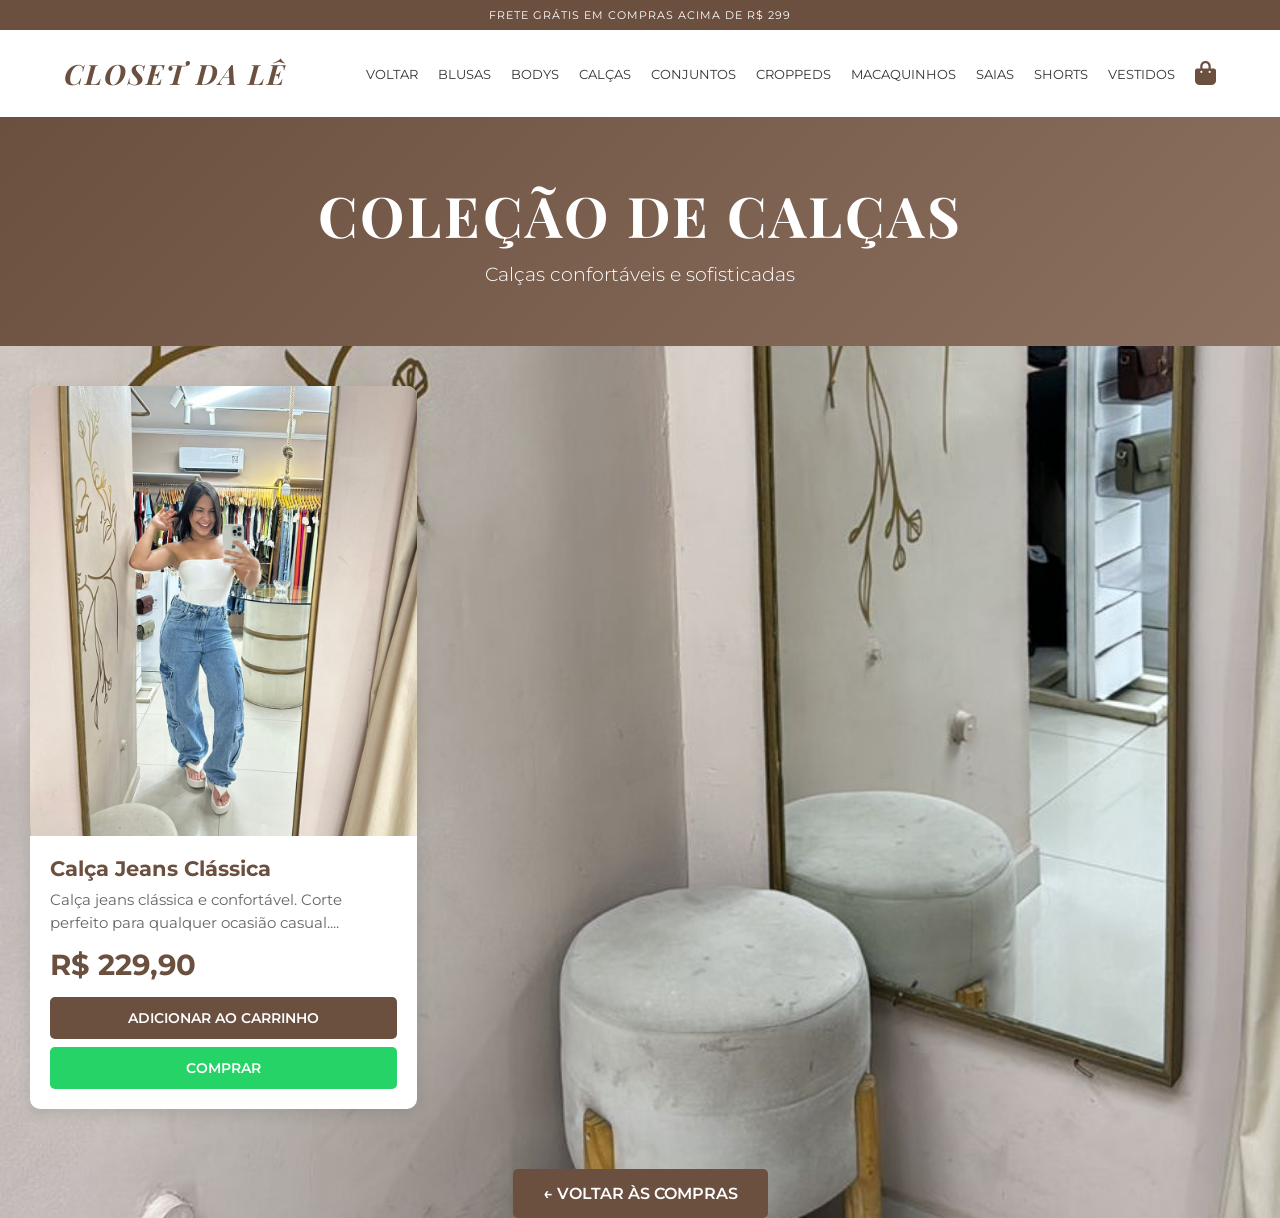
<file: calcas.html>
<!DOCTYPE html>
<html lang="pt-br">
<head>
    <meta charset="UTF-8">
    <meta name="viewport" content="width=device-width, initial-scale=1.0">
    <title>Calças - Closet da Lê</title>
    <link href="https://fonts.googleapis.com/css2?family=Montserrat:wght@300;500;700&family=Playfair+Display:ital,wght@0,700;1,700&display=swap" rel="stylesheet">
    <link href="https://fonts.googleapis.com/css2?family=Great+Vibes&family=Montserrat:wght@300;500;700&display=swap" rel="stylesheet">
    <link rel="stylesheet" href="https://cdnjs.cloudflare.com/ajax/libs/font-awesome/6.4.0/css/all.min.css">
    <link rel="stylesheet" href="style.css">
    <style>
        .categoria-header {
            background: linear-gradient(135deg, #6B4F3F, #8B6F5F);
            color: white;
            padding: 60px 20px;
            text-align: center;
            margin-bottom: 40px;
        }

        .categoria-header h1 {
            font-family: 'Playfair Display', serif;
            font-size: 3.5rem;
            margin-bottom: 10px;
            letter-spacing: 3px;
        }

        .categoria-header p {
            font-size: 1.2rem;
            font-weight: 300;
        }

        .filtros {
            display: flex;
            justify-content: center;
            gap: 15px;
            margin-bottom: 40px;
            flex-wrap: wrap;
            padding: 0 20px;
        }

        .filtro-btn {
            padding: 10px 20px;
            border: 2px solid #6B4F3F;
            background: white;
            color: #6B4F3F;
            cursor: pointer;
            font-weight: 500;
            transition: all 0.3s;
            text-transform: uppercase;
            font-size: 12px;
        }

        .filtro-btn:hover,
        .filtro-btn.active {
            background: #6B4F3F;
            color: white;
        }

        .produtos-container {
            display: grid;
            grid-template-columns: repeat(auto-fill, minmax(300px, 1fr));
            gap: 30px;
            padding: 0 30px;
            margin-bottom: 60px;
        }

        .produto-card {
            background: white;
            border-radius: 10px;
            overflow: hidden;
            box-shadow: 0 4px 15px rgba(0, 0, 0, 0.1);
            transition: transform 0.3s, box-shadow 0.3s;
        }

        .produto-card:hover {
            transform: translateY(-10px);
            box-shadow: 0 8px 25px rgba(0, 0, 0, 0.15);
        }

        .produto-img {
            width: 100%;
            height: 350px;
            background: #f0f0f0;
            display: flex;
            align-items: center;
            justify-content: center;
            font-size: 14px;
            color: #999;
        }

        .produto-info {
            padding: 20px;
        }

        .produto-info h3 {
            color: #6B4F3F;
            margin-bottom: 8px;
            font-size: 1.3rem;
        }

        .produto-desc {
            color: #666;
            font-size: 0.95rem;
            margin-bottom: 12px;
            line-height: 1.5;
        }

        .preco {
            font-size: 1.8rem;
            color: #6B4F3F;
            font-weight: 700;
            margin-bottom: 15px;
        }


        .cor-gray { background: #808080; }
        .cor-sand { background: #D4A574; }
        .cor-navy { background: #000080; }

        .btn-detalhes {
            width: 100%;
            padding: 12px;
            background: #6B4F3F;
            color: white;
            border: none;
            border-radius: 5px;
            cursor: pointer;
            font-weight: 600;
            text-transform: uppercase;
            font-size: 0.9rem;
            margin-bottom: 8px;
            transition: 0.3s;
        }

        .btn-detalhes:hover {
            background: #5a4033;
        }

        .btn-whatsapp {
            width: 100%;
            padding: 12px;
            background: #25D366;
            color: white;
            border: none;
            border-radius: 5px;
            cursor: pointer;
            font-weight: 600;
            text-transform: uppercase;
            font-size: 0.9rem;
            transition: 0.3s;
        }

        .btn-whatsapp:hover {
            background: #1da851;
        }

        .modal {
            display: none;
            position: fixed;
            z-index: 2000;
            left: 0;
            top: 0;
            width: 100%;
            height: 100%;
            background-color: rgba(0, 0, 0, 0.6);
            animation: fadeIn 0.3s;
        }

        @keyframes fadeIn {
            from { opacity: 0; }
            to { opacity: 1; }
        }

        .modal-content {
            background-color: #f4f4f4;
            margin: 10% auto;
            padding: 30px;
            border-radius: 10px;
            width: 90%;
            max-width: 600px;
            max-height: 80vh;
            overflow-y: auto;
            animation: slideIn 0.3s;
        }

        @keyframes slideIn {
            from { transform: translateY(-50px); opacity: 0; }
            to { transform: translateY(0); opacity: 1; }
        }

        .close-modal {
            color: #aaa;
            float: right;
            font-size: 28px;
            font-weight: bold;
            cursor: pointer;
            transition: 0.3s;
        }

        .close-modal:hover { color: #000; }

        .modal h2 {
            color: #6B4F3F;
            margin-bottom: 15px;
        }

        .modal p {
            color: #555;
            line-height: 1.7;
            margin-bottom: 12px;
        }

        .volta-compras {
            text-align: center;
            margin-top: 40px;
        }

        .volta-compras a {
            display: inline-block;
            padding: 15px 30px;
            background: #6B4F3F;
            color: white;
            text-decoration: none;
            border-radius: 5px;
            font-weight: 600;
            text-transform: uppercase;
            transition: 0.3s;
        }

        .volta-compras a:hover {
            background: #5a4033;
        }

        @media (max-width: 768px) {
            .produtos-container {
                grid-template-columns: 1fr;
                padding: 0 15px;
            }

            .categoria-header h1 {
                font-size: 2rem;
            }

            .filtros {
                padding: 0 15px;
            }
        }
    </style>
</head>
<body>

    <div class="top-bar">Frete grátis em compras acima de R$ 299</div>

    <header class="navbar">
        <div class="logo">CLOSET DA LÊ</div>
        <nav>
             <ul>
                <li><a href="index.html">Voltar</a></li>
                <li><a href="blusas.html">blusas</a></li>
                <li><a href="bodys.html">Bodys</a></li>
                <li><a href="calcas.html">calças</a></li>
                <li><a href="conjuntos.html">conjuntos</a></li>
                <li><a href="croppeds.html">Croppeds</a></li>
                <li><a href="macaquinhos.html">Macaquinhos</a></li>
                <li><a href="saias.html">saias</a></li>
                <li><a href="shorts.html">shorts</a></li>
                <li><a href="vestidos.html">vestidos</a></li>
                <li class="carrinho-item-nav">
                    <div class="carrinho-icon" onclick="abrirCarrinho()">
                        <i class="fas fa-shopping-bag"></i>
                        <div id="carrinho-contador"></div>
                    </div>
                </li>
            </ul>
        </nav>
    </header>

    <section class="categoria-header">
        <h1>COLEÇÃO DE CALÇAS</h1>
        <p>Calças confortáveis e sofisticadas</p>
    </section>

    

    <div class="produtos-container" id="produtos-lista">
        <!-- Produtos serão carregados aqui -->
    </div>

    <div class="volta-compras">
        <a href="index.html">← Voltar às Compras</a>
    </div>

    <!-- Modal -->
    <div id="modalDetalhes" class="modal">
        <div class="modal-content">
            <span class="close-modal" onclick="fecharModal()">&times;</span>
            <h2 id="modal-titulo"></h2>
            <p><strong>Preço:</strong> <span id="modal-preco"></span></p>
            <p id="modal-descricao"></p>
            <p><strong>Composição:</strong> <span id="modal-composicao"></span></p>
            <p><strong>Cuidados:</strong> <span id="modal-cuidados"></span></p>
            <button class="btn-whatsapp" onclick="comprarProduto()">Chamar no WhatsApp</button>
        </div>
    </div>

    <script src="script.js"></script>
    <script>
        function gerarNomePorArquivo(nomeArquivo, prefixoPadrao) {
            const semExtensao = nomeArquivo.replace(/\.[^.]+$/, '');
            const regexPrefixo = new RegExp('^' + prefixoPadrao.toLowerCase() + '[-_]*');
            const semPrefixo = semExtensao.replace(regexPrefixo, '');
            const partes = semPrefixo.split(/[-_]+/).filter(Boolean);
            const nomeFormatado = partes
                .map(p => p.charAt(0).toUpperCase() + p.slice(1))
                .join(' ');
            return nomeFormatado ? (prefixoPadrao + ' ' + nomeFormatado) : prefixoPadrao;
        }

        function completarProdutosComImagens(arrayProdutos, prefixoArquivo, prefixoNome, precoPadrao, categoriaPadrao) {
            const usados = new Set(arrayProdutos.map(p => p.imagem));
            availableImages
                .filter(img => img.toLowerCase().startsWith(prefixoArquivo.toLowerCase()))
                .forEach(imgName => {
                    if (!usados.has(imgName)) {
                        arrayProdutos.push({
                            id: arrayProdutos.length + 1,
                            nome: gerarNomePorArquivo(imgName, prefixoNome),
                            preco: precoPadrao,
                            categoria: categoriaPadrao || prefixoArquivo,
                            imagem: imgName,
                            descricao: `${prefixoNome} da coleção Closet da Lê.`
                        });
                    }
                });
        }

        const produtos = [
            {
                id: 1,
                nome: "Calça Jeans Clássica",
                preco: "R$ 229,90",
                categoria: "jeans",
                imagem: "calca-jeans.jpg",
                descricao: "Calça jeans clássica e confortável. Corte perfeito para qualquer ocasião casual.",
                composicao: "100% Algodão Denim",
                cuidados: "Lavar com cores similares em água fria",
                cores: ["black", "blue", "sand"]
            },
            {
                id: 2,
                nome: "Calça Social Preta",
                preco: "R$ 109,90",
                categoria: "social",
                imagem: "calca-alfaiataria.jpg",
                descricao: "Calça social preta elegante. Perfeita para trabalho e eventos formais.",
                composicao: "65% Poliéster, 35% Algodão",
                cuidados: "Lavar em ciclo delicado água fria",
                cores: ["black"]
            },
            {
                id: 3,
                nome: "Legging Esportiva Premium",
                preco: "R$ 79,90",
                categoria: "legging",
                imagem: "calca-jean-leve.jpg",
                descricao: "Legging esportiva de alta performance. Ideal para academia e exercícios.",
                composicao: "85% Poliéster, 15% Elastano",
                cuidados: "Lavar separadamente em água fria",
                cores: ["black", "pink", "gray"]
            },
            {
                id: 4,
                nome: "Calça Jeans Cintura Alta",
                preco: "R$ 114,90",
                categoria: "jeans",
                imagem: "calca-jogger.jpg",
                descricao: "Calça jeans cintura alta que valoriza a silhueta. Muito confortável.",
                composicao: "99% Algodão, 1% Elastano",
                cuidados: "Lavar separadamente quando nova",
                cores: ["black", "blue"]
            },
            {
                id: 5,
                nome: "Calça Social Cinza",
                preco: "R$ 104,90",
                categoria: "social",
                imagem: "calca-mom.jpg",
                descricao: "Calça social em tom cinza neutro. Versátil para múltiplos looks profissionais.",
                composicao: "67% Poliéster, 33% Algodão",
                cuidados: "Passar a ferro em temperatura média",
                cores: ["gray"]
            },
            {
                id: 6,
                nome: "Legging Casual Conforto",
                preco: "R$ 59,90",
                categoria: "legging",
                imagem: "calca-pantalona.jpg",
                descricao: "Legging casual muito confortável para o dia a dia. Tecido macio e resistente.",
                composicao: "90% Poliéster, 10% Elastano",
                cuidados: "Lavar normalmente em água morna",
                cores: ["black", "white", "pink"]
            },
            {
                id: 7,
                nome: "Calça Jeans Slim Fit",
                preco: "R$ 104,90",
                categoria: "jeans",
                imagem: "calca-wide-leg.jpg",
                descricao: "Calça jeans slim fit moderna e confortável. Corte que segue a tendência.",
                composicao: "98% Algodão, 2% Elastano",
                cuidados: "Lavar em água fria com similares",
                cores: ["blue", "black", "navy"]
            },
            {
                id: 8,
                nome: "Calça Social Branca",
                preco: "R$ 99,90",
                categoria: "social",
                imagem: "calca-marron.jpg",
                descricao: "Calça social branca elegante. Combinável com muitas peças diferentes.",
                composicao: "64% Poliéster, 36% Algodão",
                cuidados: "Lavar separadamente em água morna",
                cores: ["white"]
            }
        ];

        const availableImages = [
            "calca-jeans.jpg"
        ];

        let produtosFiltrados = produtos;
        let produtoSelecionado = null;

        function renderizarProdutos(lista) {
            const container = document.getElementById('produtos-lista');
            container.innerHTML = '';

            const listaComImagem = lista.filter(p => availableImages.includes(p.imagem));
            listaComImagem.forEach(produto => {
                const card = document.createElement('div');
                card.className = 'produto-card';
                
                // Verificar se existe imagem verso
                const temVerso = produto.imagemVerso ? true : false;
                const htmlToggle = temVerso ? `<button class="produto-img-toggle" onclick="alternarImagemProduto(this)">👁️ Ver Verso</button>` : '';
                const htmlIndicador = temVerso ? `<span class="produto-img-indicator">Frente</span>` : '';
                const htmlEventosHover = temVerso ? `onmouseenter="mostrarVersoHover(this)" onmouseleave="restaurarFrenteHover(this)"` : '';
                
                card.innerHTML = `
                    <div class="produto-img-container" ${htmlEventosHover}>
                        <img src="img/${produto.imagem}" 
                             alt="${produto.nome}" 
                             data-frente="${produto.imagem}"
                             data-verso="${produto.imagemVerso || ''}"
                             onerror="this.alt='Imagem de ${produto.nome}'">
                        ${htmlToggle}
                        ${htmlIndicador}
                    </div>
                    <div class="produto-info">
                        <h3>${produto.nome}</h3>
                        <p class="produto-desc">${produto.descricao.substring(0, 80)}...</p>
                        <p class="preco">${produto.preco}</p>
                        <button class="btn-detalhes" onclick="adicionarAoCarrinho(${JSON.stringify(produto).replace(/"/g, '&quot;')})">Adicionar ao Carrinho</button>
                            <button class="btn-whatsapp" onclick="comprarDireto(${JSON.stringify(produto).replace(/"/g, '&quot;')})">Comprar</button>
                    </div>
                `;
                container.appendChild(card);
            });
        }

        function filtrarProdutos(categoria) {
            document.querySelectorAll('.filtro-btn').forEach(btn => {
                btn.classList.remove('active');
            });
            event.target.classList.add('active');

            if (categoria === 'todos') {
                produtosFiltrados = produtos;
            } else {
                produtosFiltrados = produtos.filter(p => p.categoria === categoria);
            }

            renderizarProdutos(produtosFiltrados);
        }

        function abrirDetalhes(id) {
            produtoSelecionado = produtos.find(p => p.id === id);
            if (produtoSelecionado) {
                document.getElementById('modal-titulo').textContent = produtoSelecionado.nome;
                document.getElementById('modal-preco').textContent = produtoSelecionado.preco;
                document.getElementById('modal-descricao').textContent = produtoSelecionado.descricao;
                document.getElementById('modal-composicao').textContent = produtoSelecionado.composicao;
                document.getElementById('modal-cuidados').textContent = produtoSelecionado.cuidados;
                document.getElementById('modalDetalhes').style.display = 'block';
            }
        }

        function fecharModal() {
            document.getElementById('modalDetalhes').style.display = 'none';
        }

        function comprarProduto(id = null) {
            const produto = id ? produtos.find(p => p.id === id) : produtoSelecionado;
            if (produto) {
                comprar(produto.nome);
            }
        }

        window.onclick = function(event) {
            const modal = document.getElementById('modalDetalhes');
            if (event.target == modal) {
                modal.style.display = 'none';
            }
        }

        completarProdutosComImagens(produtos, 'calca', 'Calça', 'R$ 99,90', 'calca');
        renderizarProdutos(produtos);
    </script>

    <!-- Modal Carrinho -->
    <div id="modalCarrinho" class="modalCarrinho">
        <div class="carrinho-modal-content">
            <span class="close-carrinho" onclick="fecharCarrinho()">&times;</span>
            <h2><i class="fas fa-shopping-bag"></i> Meu Carrinho</h2>
            <div id="carrinho-itens"></div>
            <div id="carrinho-total"></div>
            <div class="carrinho-acoes">
                <button class="btn-continuar-compras" onclick="fecharCarrinho()">← Continuar Comprando</button>
                <button class="btn-ir-checkout" onclick="abrirCheckout()">Ir para Checkout →</button>
            </div>
        </div>
    </div>

    <!-- Modal Checkout -->
    <div id="modalCheckout" class="modalCheckout">
        <div class="checkout-modal-content">
            <span class="close-checkout" onclick="fecharCheckout()">&times;</span>
            <h2>Finalizar Compra</h2>
            
            <div class="checkout-resumo">
                <h3>Resumo do Pedido</h3>
                <div id="checkout-itens"></div>
                <div class="checkout-total">
                    <span>Total:</span>
                    <span id="checkout-total-valor">R$ 0,00</span>
                </div>
            </div>

            <div class="dados-comprador">
                <h3>Seus Dados</h3>
                <div class="form-group">
                    <label for="nome">Nome Completo:</label>
                    <input type="text" id="nome" placeholder="Seu nome completo">
                </div>
                <div class="form-group">
                    <label for="whatsapp">WhatsApp (com DDD):</label>
                    <input type="tel" id="whatsapp" placeholder="5521999999999 ou (21) 99999-9999">
                </div>
                <div class="form-group">
                    <label for="endereco">Endereço:</label>
                    <input type="text" id="endereco" placeholder="Rua, número, bairro, cidade - UF">
                </div>
            </div>

            <div class="pagamento-opcoes">
                <h3>Escolha a Forma de Pagamento:</h3>
                
                <label class="pagamento-item">
                    <input type="radio" name="pagamento" value="Cartão de Crédito" onchange="selecionarPagamento(this)">
                    <div class="pagamento-info">
                        <strong><i class="fas fa-credit-card"></i> Cartão de Crédito</strong>
                        <small>Parcelado em até 3x sem juros</small>
                    </div>
                </label>
                
                <label class="pagamento-item">
                    <input type="radio" name="pagamento" value="PIX" onchange="selecionarPagamento(this)">
                    <div class="pagamento-info">
                        <strong><i class="fas fa-mobile-alt"></i> PIX</strong>
                        <small>Receba 5% de desconto com PIX</small>
                    </div>
                </label>
                
                <label class="pagamento-item">
                    <input type="radio" name="pagamento" value="Débito em Conta" onchange="selecionarPagamento(this)">
                    <div class="pagamento-info">
                        <strong><i class="fas fa-university"></i> Débito em Conta</strong>
                        <small>Transferência bancária</small>
                    </div>
                </label>
            </div>

            <div class="checkout-acoes">
                <button class="btn-voltar-carrinho" onclick="fecharCheckout(); abrirCarrinho();">← Voltar</button>
                <button class="btn-finalizar" onclick="processarCheckout()">Finalizar Compra →</button>
            </div>
        </div>
    </div>

    <script src="script.js"></script>
    <script>
        // Função para selecionar método de pagamento
        function selecionarPagamento(element) {
            document.querySelectorAll('.pagamento-item').forEach(item => {
                item.classList.remove('selected');
            });
            element.closest('.pagamento-item').classList.add('selected');
        }

        // Função para atualizar resumo no checkout
        function atualizarResumoCheckout() {
            const checkoutItens = document.getElementById('checkout-itens');
            const checkoutTotal = document.getElementById('checkout-total-valor');
            
            if (checkoutItens) {
                checkoutItens.innerHTML = carrinho.map(item => `
                    <div class="checkout-item">
                        <span>${item.nome} (x${item.quantidade})</span>
                        <span>R$ ${(item.preco * item.quantidade).toFixed(2).replace('.', ',')}</span>
                    </div>
                `).join('');
            }
            
            const total = calcularTotal();
            if (checkoutTotal) {
                checkoutTotal.textContent = `R$ ${total.toFixed(2).replace('.', ',')}`;
            }
        }

        // Função para processar checkout
        function processarCheckout() {
            const metodoPagamento = document.querySelector('input[name="pagamento"]:checked');
            if (!metodoPagamento) {
                alert('Por favor, selecione uma forma de pagamento');
                return;
            }

            const nome = document.getElementById('nome').value.trim();
            const whatsapp = document.getElementById('whatsapp').value.trim();
            const endereco = document.getElementById('endereco').value.trim();

            if (!nome || !whatsapp || !endereco) {
                alert('Por favor, preencha Nome, WhatsApp e Endereço');
                return;
            }

            // Enviar dados para o WhatsApp
            const dadosCliente = { nome, whatsapp, endereco };
            finalizarCompra(metodoPagamento.value, dadosCliente);
        }

        // Atualizar resumo quando o modal de checkout abre
        const abrirCheckoutOriginal = abrirCheckout;
        abrirCheckout = function() {
            atualizarResumoCheckout();
            abrirCheckoutOriginal();
        }
    </script>

</body>
</html>
</file>
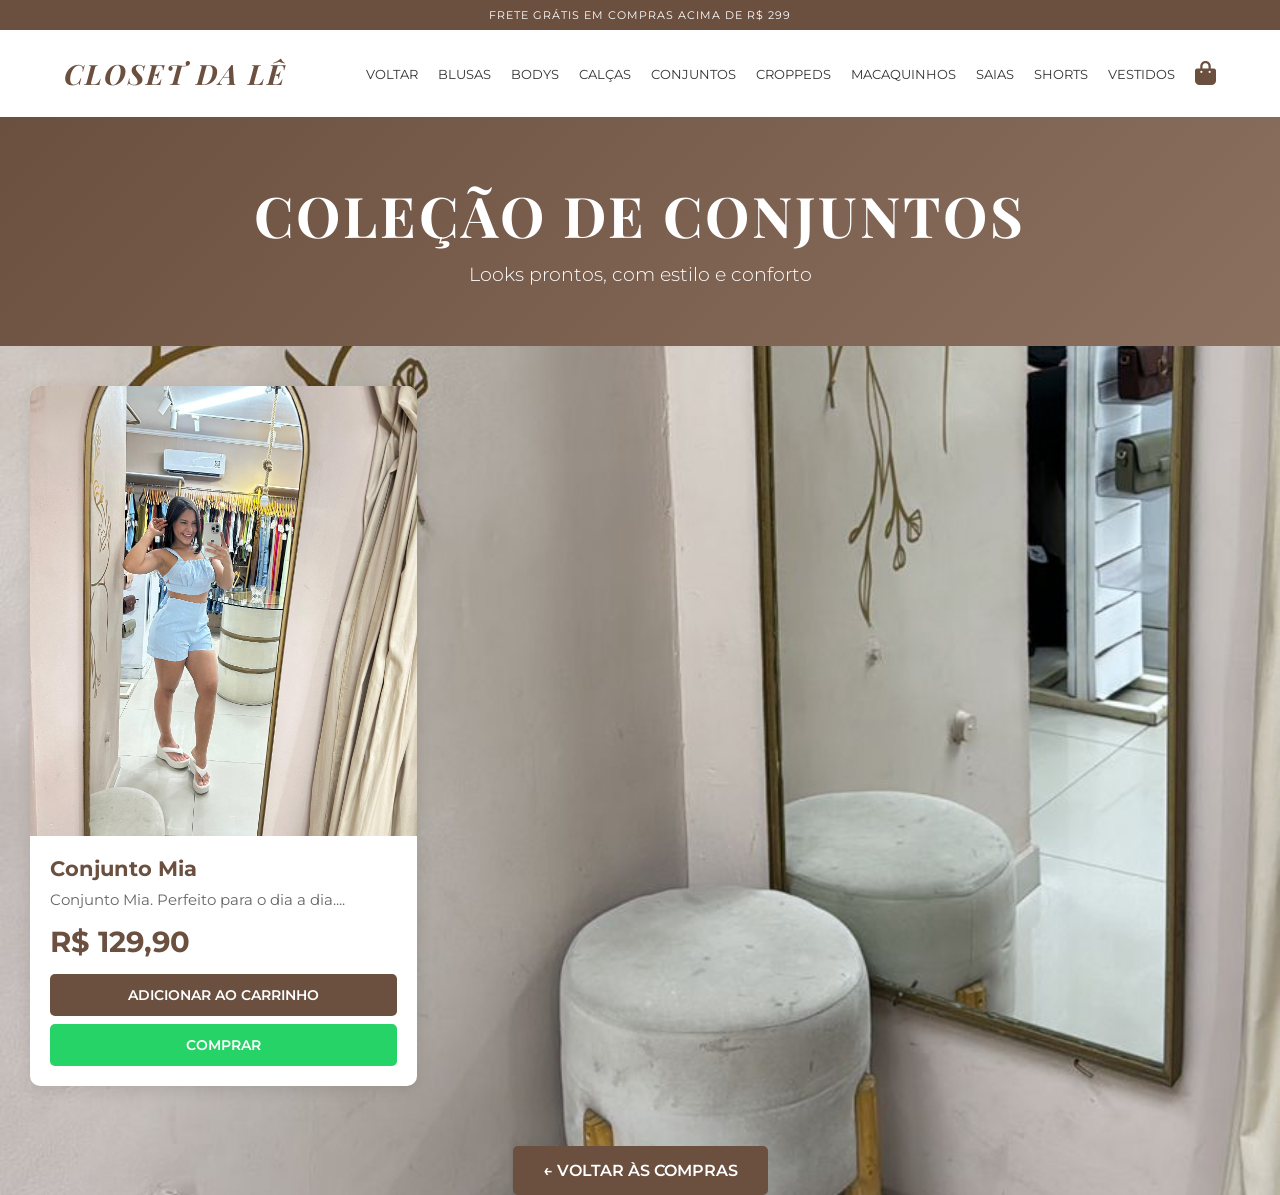
<file: conjuntos.html>
<!DOCTYPE html>
<html lang="pt-br">
<head>
    <meta charset="UTF-8">
    <meta name="viewport" content="width=device-width, initial-scale=1.0">
    <title>Conjuntos - Closet da Lê</title>
    <link href="https://fonts.googleapis.com/css2?family=Montserrat:wght@300;500;700&family=Playfair+Display:ital,wght@0,700;1,700&display=swap" rel="stylesheet">
    <link href="https://fonts.googleapis.com/css2?family=Great+Vibes&family=Montserrat:wght@300;500;700&display=swap" rel="stylesheet">
    <link rel="stylesheet" href="https://cdnjs.cloudflare.com/ajax/libs/font-awesome/6.4.0/css/all.min.css">
    <link rel="stylesheet" href="style.css">
    <style>
        .categoria-header {
            background: linear-gradient(135deg, #6B4F3F, #8B6F5F);
            color: white;
            padding: 60px 20px;
            text-align: center;
            margin-bottom: 40px;
        }

        .categoria-header h1 {
            font-family: 'Playfair Display', serif;
            font-size: 3.5rem;
            margin-bottom: 10px;
            letter-spacing: 3px;
        }

        .categoria-header p {
            font-size: 1.2rem;
            font-weight: 300;
        }

        .filtros {
            display: flex;
            justify-content: center;
            gap: 15px;
            margin-bottom: 40px;
            flex-wrap: wrap;
            padding: 0 20px;
        }

        .filtro-btn {
            padding: 10px 20px;
            border: 2px solid #6B4F3F;
            background: white;
            color: #6B4F3F;
            cursor: pointer;
            font-weight: 500;
            transition: all 0.3s;
            text-transform: uppercase;
            font-size: 12px;
        }

        .filtro-btn:hover,
        .filtro-btn.active {
            background: #6B4F3F;
            color: white;
        }

        .produtos-container {
            display: grid;
            grid-template-columns: repeat(auto-fill, minmax(300px, 1fr));
            gap: 30px;
            padding: 0 30px;
            margin-bottom: 60px;
        }

        .produto-card {
            background: white;
            border-radius: 10px;
            overflow: hidden;
            box-shadow: 0 4px 15px rgba(0, 0, 0, 0.1);
            transition: transform 0.3s, box-shadow 0.3s;
        }

        .produto-card:hover {
            transform: translateY(-10px);
            box-shadow: 0 8px 25px rgba(0, 0, 0, 0.15);
        }

        .produto-img {
            width: 100%;
            height: 350px;
            background: #f0f0f0;
            display: flex;
            align-items: center;
            justify-content: center;
            font-size: 14px;
            color: #999;
        }

        .produto-info {
            padding: 20px;
        }

        .produto-info h3 {
            color: #6B4F3F;
            margin-bottom: 8px;
            font-size: 1.3rem;
        }

        .produto-desc {
            color: #666;
            font-size: 0.95rem;
            margin-bottom: 12px;
            line-height: 1.5;
        }

        .preco {
            font-size: 1.8rem;
            color: #6B4F3F;
            font-weight: 700;
            margin-bottom: 15px;
        }


        .cor-gray { background: #808080; }

        .btn-detalhes {
            width: 100%;
            padding: 12px;
            background: #6B4F3F;
            color: white;
            border: none;
            border-radius: 5px;
            cursor: pointer;
            font-weight: 600;
            text-transform: uppercase;
            font-size: 0.9rem;
            margin-bottom: 8px;
            transition: 0.3s;
        }

        .btn-detalhes:hover {
            background: #5a4033;
        }

        .btn-whatsapp {
            width: 100%;
            padding: 12px;
            background: #25D366;
            color: white;
            border: none;
            border-radius: 5px;
            cursor: pointer;
            font-weight: 600;
            text-transform: uppercase;
            font-size: 0.9rem;
            transition: 0.3s;
        }

        .btn-whatsapp:hover {
            background: #1da851;
        }

        .modal {
            display: none;
            position: fixed;
            z-index: 2000;
            left: 0;
            top: 0;
            width: 100%;
            height: 100%;
            background-color: rgba(0, 0, 0, 0.6);
            animation: fadeIn 0.3s;
        }

        @keyframes fadeIn {
            from { opacity: 0; }
            to { opacity: 1; }
        }

        .modal-content {
            background-color: #f4f4f4;
            margin: 10% auto;
            padding: 30px;
            border-radius: 10px;
            width: 90%;
            max-width: 600px;
            max-height: 80vh;
            overflow-y: auto;
            animation: slideIn 0.3s;
        }

        @keyframes slideIn {
            from { transform: translateY(-50px); opacity: 0; }
            to { transform: translateY(0); opacity: 1; }
        }

        .close-modal {
            color: #aaa;
            float: right;
            font-size: 28px;
            font-weight: bold;
            cursor: pointer;
            transition: 0.3s;
        }

        .close-modal:hover { color: #000; }

        .modal h2 {
            color: #6B4F3F;
            margin-bottom: 15px;
        }

        .modal p {
            color: #555;
            line-height: 1.7;
            margin-bottom: 12px;
        }

        .volta-compras {
            text-align: center;
            margin-top: 40px;
        }

        .volta-compras a {
            display: inline-block;
            padding: 15px 30px;
            background: #6B4F3F;
            color: white;
            text-decoration: none;
            border-radius: 5px;
            font-weight: 600;
            text-transform: uppercase;
            transition: 0.3s;
        }

        .volta-compras a:hover {
            background: #5a4033;
        }

        @media (max-width: 768px) {
            .produtos-container {
                grid-template-columns: 1fr;
                padding: 0 15px;
            }

            .categoria-header h1 {
                font-size: 2rem;
            }

            .filtros {
                padding: 0 15px;
            }
        }
    </style>
</head>
<body>

    <div class="top-bar">Frete grátis em compras acima de R$ 299</div>

    <header class="navbar">
        <div class="logo">CLOSET DA LÊ</div>
        <nav>
            <ul>
                <li><a href="index.html">Voltar</a></li>
                <li><a href="blusas.html">blusas</a></li>
                <li><a href="bodys.html">Bodys</a></li>
                <li><a href="calcas.html">calças</a></li>
                <li><a href="conjuntos.html">conjuntos</a></li>
                <li><a href="croppeds.html">Croppeds</a></li>
                <li><a href="macaquinhos.html">Macaquinhos</a></li>
                <li><a href="saias.html">saias</a></li>
                <li><a href="shorts.html">shorts</a></li>
                <li><a href="vestidos.html">vestidos</a></li>
                <li class="carrinho-item-nav">
                    <div class="carrinho-icon" onclick="abrirCarrinho()">
                        <i class="fas fa-shopping-bag"></i>
                        <div id="carrinho-contador"></div>
                    </div>
                </li>
            </ul>
        </nav>
    </header>

    <section class="categoria-header">
        <h1>COLEÇÃO DE CONJUNTOS</h1>
        <p>Looks prontos, com estilo e conforto</p>
    </section>

    <div class="produtos-container" id="produtos-lista">
        <!-- Produtos serão carregados aqui -->
    </div>

    <div class="volta-compras">
        <a href="index.html">← Voltar às Compras</a>
    </div>

    <!-- Modal -->
    <div id="modalDetalhes" class="modal">
        <div class="modal-content">
            <span class="close-modal" onclick="fecharModal()">&times;</span>
            <h2 id="modal-titulo"></h2>
            <p><strong>Preço:</strong> <span id="modal-preco"></span></p>
            <p id="modal-descricao"></p>
            <p><strong>Composição:</strong> <span id="modal-composicao"></span></p>
            <p><strong>Cuidados:</strong> <span id="modal-cuidados"></span></p>
            <button class="btn-whatsapp" onclick="comprarProduto()">Chamar no WhatsApp</button>
        </div>
    </div>

    <script src="script.js"></script>
    <script>
        function gerarNomePorArquivo(nomeArquivo, prefixoPadrao) {
            const semExtensao = nomeArquivo.replace(/\.[^.]+$/, '');
            const regexPrefixo = new RegExp('^' + prefixoPadrao.toLowerCase() + '[-_]*');
            const semPrefixo = semExtensao.replace(regexPrefixo, '');
            const partes = semPrefixo.split(/[-_]+/).filter(Boolean);
            const nomeFormatado = partes
                .map(p => p.charAt(0).toUpperCase() + p.slice(1))
                .join(' ');
            return nomeFormatado ? (prefixoPadrao + ' ' + nomeFormatado) : prefixoPadrao;
        }

        function completarProdutosComImagens(arrayProdutos, prefixoArquivo, prefixoNome, precoPadrao, categoriaPadrao) {
            const usados = new Set(arrayProdutos.map(p => p.imagem));
            availableImages
                .filter(img => img.toLowerCase().startsWith(prefixoArquivo.toLowerCase()))
                .forEach(imgName => {
                    if (!usados.has(imgName)) {
                        arrayProdutos.push({
                            id: arrayProdutos.length + 1,
                            nome: gerarNomePorArquivo(imgName, prefixoNome),
                            preco: precoPadrao,
                            categoria: categoriaPadrao || prefixoArquivo,
                            imagem: imgName,
                            descricao: `${prefixoNome} da coleção Closet da Lê.`
                        });
                    }
                });
        }

        const produtos = [
            {
                id: 1,
                nome: "Conjunto Mia",
                preco: "R$ 129,90",
                categoria: "casual",
                imagem: "conjunto-mia.jpg",
                descricao: "Conjunto Mia. Perfeito para o dia a dia.",
                composicao: "Blusa: 100% Algodão | Shorts: 100% Denim",
                cuidados: "Lavar cores similares em água fria",
                cores: ["pink", "blue", "black"]
            },
            {
                id: 2,
                nome: "Conjunto Social Blusa + Calça",
                preco: "R$ 189,90",
                categoria: "social",
                imagem: "conjunto-alfaiataria.jpg",
                descricao: "Conjunto social elegante com blusa e calça social. Para trabalho e eventos formais.",
                composicao: "Blusa: 65% Poliéster, 35% Algodão | Calça: 60% Poliéster, 40% Algodão",
                cuidados: "Lavar em ciclo delicado",
                cores: ["black", "white", "navy"]
            },
            {
                id: 3,
                nome: "Conjunto Festa Blusa + Saia",
                preco: "R$ 159,90",
                categoria: "festa",
                imagem: "conjunto-amarelo.jpg",
                descricao: "Conjunto de festa com blusa brilhante e saia midi. Ideal para eventos especiais.",
                composicao: "Tecido Premium com detalhes de brilho",
                cuidados: "Limpeza profissional recomendada",
                cores: ["black", "red", "nude"]
            },
            {
                id: 4,
                nome: "Conjunto Casual Blusa + Calça Jeans",
                preco: "R$ 129,90",
                categoria: "casual",
                imagem: "conjunto-eliza.jpg",
                descricao: "Conjunto casual confortável com blusa e calça jeans. Looks sofisticados para o dia.",
                composicao: "Blusa: 95% Algodão | Calça: 99% Algodão, 1% Elastano",
                cuidados: "Lavar separadamente quando novas",
                cores: ["blue", "pink"]
            },
            {
                id: 5,
                nome: "Conjunto Social Plus Size",
                preco: "R$ 199,90",
                categoria: "social",
                imagem: "conjunto-lua.jpg",
                descricao: "Conjunto social amplo e confortável. Valoriza a silhueta sem comprometer o conforto.",
                composicao: "Poliéster com elastano para melhor caimento",
                cuidados: "Passar a ferro em temperatura média",
                cores: ["black", "white", "blue"]
            },
            {
                id: 6,
                nome: "Conjunto Casual Camiseta + Saia",
                preco: "R$ 84,90",
                categoria: "casual",
                imagem: "conjunto-melinda.jpg",
                descricao: "Conjunto casual versátil com camiseta e saia. Combinável de múltiplas formas.",
                composicao: "100% Algodão",
                cuidados: "Lavar normalmente",
                cores: ["white", "pink", "green"]
            },
            {
                id: 7,
                nome: "Conjunto Festa Completo",
                preco: "R$ 229,90",
                categoria: "festa",
                imagem: "conjunto-melinda-bege.jpg",
                descricao: "Conjunto de festa completo com blusa brilhante e calça social. Segue tendências.",
                composicao: "Poliéster Premium e Renda",
                cuidados: "Limpeza profissional para melhor durabilidade",
                cores: ["black", "red"]
            },
            {
                id: 8,
                nome: "Conjunto Casual Legging + Top",
                preco: "R$ 89,90",
                categoria: "casual",
                imagem: "conjunto-melinda-cinza.jpg",
                descricao: "Conjunto casual confortável com legging e top esportivo. Para academia ou passeios.",
                composicao: "85% Poliéster, 15% Elastano",
                cuidados: "Lavar separadamente em água fria",
                cores: ["black", "gray", "pink"]
            }
        ];

        const availableImages = [
            "conjunto-mia.jpg"
        ];

        let produtosFiltrados = produtos;
        let produtoSelecionado = null;

        function renderizarProdutos(lista) {
            const container = document.getElementById('produtos-lista');
            container.innerHTML = '';

            const listaComImagem = lista.filter(p => availableImages.includes(p.imagem));
            listaComImagem.forEach(produto => {
                const card = document.createElement('div');
                card.className = 'produto-card';
                
                // Verificar se existe imagem verso
                const temVerso = produto.imagemVerso ? true : false;
                const htmlToggle = temVerso ? `<button class="produto-img-toggle" onclick="alternarImagemProduto(this)">👁️ Ver Verso</button>` : '';
                const htmlIndicador = temVerso ? `<span class="produto-img-indicator">Frente</span>` : '';
                const htmlEventosHover = temVerso ? `onmouseenter="mostrarVersoHover(this)" onmouseleave="restaurarFrenteHover(this)"` : '';
                
                card.innerHTML = `
                    <div class="produto-img-container" ${htmlEventosHover}>
                        <img src="img/${produto.imagem}" 
                             alt="${produto.nome}" 
                             data-frente="${produto.imagem}"
                             data-verso="${produto.imagemVerso || ''}"
                             onerror="this.alt='Imagem de ${produto.nome}'">
                        ${htmlToggle}
                        ${htmlIndicador}
                    </div>
                    <div class="produto-info">
                        <h3>${produto.nome}</h3>
                        <p class="produto-desc">${produto.descricao.substring(0, 80)}...</p>
                            <p class="preco">${produto.preco}</p>
                            <button class="btn-detalhes" onclick="adicionarAoCarrinho(${JSON.stringify(produto).replace(/"/g, '&quot;')})">Adicionar ao Carrinho</button>
                            <button class="btn-whatsapp" onclick="comprarDireto(${JSON.stringify(produto).replace(/"/g, '&quot;')})">Comprar</button>
                    </div>
                `;
                container.appendChild(card);
            });
        }

        function filtrarProdutos(categoria) {
            document.querySelectorAll('.filtro-btn').forEach(btn => {
                btn.classList.remove('active');
            });
            event.target.classList.add('active');

            if (categoria === 'todos') {
                produtosFiltrados = produtos;
            } else {
                produtosFiltrados = produtos.filter(p => p.categoria === categoria);
            }

            renderizarProdutos(produtosFiltrados);
        }

        function abrirDetalhes(id) {
            produtoSelecionado = produtos.find(p => p.id === id);
            if (produtoSelecionado) {
                document.getElementById('modal-titulo').textContent = produtoSelecionado.nome;
                document.getElementById('modal-preco').textContent = produtoSelecionado.preco;
                document.getElementById('modal-descricao').textContent = produtoSelecionado.descricao;
                document.getElementById('modal-composicao').textContent = produtoSelecionado.composicao;
                document.getElementById('modal-cuidados').textContent = produtoSelecionado.cuidados;
                document.getElementById('modalDetalhes').style.display = 'block';
            }
        }

        function fecharModal() {
            document.getElementById('modalDetalhes').style.display = 'none';
        }

        function comprarProduto(id = null) {
            const produto = id ? produtos.find(p => p.id === id) : produtoSelecionado;
            if (produto) {
                comprar(produto.nome);
            }
        }

        window.onclick = function(event) {
            const modal = document.getElementById('modalDetalhes');
            if (event.target == modal) {
                modal.style.display = 'none';
            }
        }

        completarProdutosComImagens(produtos, 'conjunto', 'Conjunto', 'R$ 149,90', 'conjunto');
        renderizarProdutos(produtos);
    </script>

    <!-- Modal Carrinho -->
    <div id="modalCarrinho" class="modalCarrinho">
        <div class="carrinho-modal-content">
            <span class="close-carrinho" onclick="fecharCarrinho()">&times;</span>
            <h2><i class="fas fa-shopping-bag"></i> Meu Carrinho</h2>
            <div id="carrinho-itens"></div>
            <div id="carrinho-total"></div>
            <div class="carrinho-acoes">
                <button class="btn-continuar-compras" onclick="fecharCarrinho()">← Continuar Comprando</button>
                <button class="btn-ir-checkout" onclick="abrirCheckout()">Ir para Checkout →</button>
            </div>
        </div>
    </div>

    <!-- Modal Checkout -->
    <div id="modalCheckout" class="modalCheckout">
        <div class="checkout-modal-content">
            <span class="close-checkout" onclick="fecharCheckout()">&times;</span>
            <h2>Finalizar Compra</h2>
            
            <div class="checkout-resumo">
                <h3>Resumo do Pedido</h3>
                <div id="checkout-itens"></div>
                <div class="checkout-total">
                    <span>Total:</span>
                    <span id="checkout-total-valor">R$ 0,00</span>
                </div>
            </div>

            <div class="dados-comprador">
                <h3>Seus Dados</h3>
                <div class="form-group">
                    <label for="nome">Nome Completo:</label>
                    <input type="text" id="nome" placeholder="Seu nome completo">
                </div>
                <div class="form-group">
                    <label for="whatsapp">WhatsApp (com DDD):</label>
                    <input type="tel" id="whatsapp" placeholder="5521999999999 ou (21) 99999-9999">
                </div>
                <div class="form-group">
                    <label for="endereco">Endereço:</label>
                    <input type="text" id="endereco" placeholder="Rua, número, bairro, cidade - UF">
                </div>
            </div>

            <div class="pagamento-opcoes">
                <h3>Escolha a Forma de Pagamento:</h3>
                
                <label class="pagamento-item">
                    <input type="radio" name="pagamento" value="Cartão de Crédito" onchange="selecionarPagamento(this)">
                    <div class="pagamento-info">
                        <strong><i class="fas fa-credit-card"></i> Cartão de Crédito</strong>
                        <small>Parcelado em até 3x sem juros</small>
                    </div>
                </label>
                
                <label class="pagamento-item">
                    <input type="radio" name="pagamento" value="PIX" onchange="selecionarPagamento(this)">
                    <div class="pagamento-info">
                        <strong><i class="fas fa-mobile-alt"></i> PIX</strong>
                        <small>Receba 5% de desconto com PIX</small>
                    </div>
                </label>
                
                <label class="pagamento-item">
                    <input type="radio" name="pagamento" value="Débito em Conta" onchange="selecionarPagamento(this)">
                    <div class="pagamento-info">
                        <strong><i class="fas fa-university"></i> Débito em Conta</strong>
                        <small>Transferência bancária</small>
                    </div>
                </label>
            </div>

            <div class="checkout-acoes">
                <button class="btn-voltar-carrinho" onclick="fecharCheckout(); abrirCarrinho();">← Voltar</button>
                <button class="btn-finalizar" onclick="processarCheckout()">Finalizar Compra →</button>
            </div>
        </div>
    </div>

    <script src="script.js"></script>
    <script>
        // Função para selecionar método de pagamento
        function selecionarPagamento(element) {
            document.querySelectorAll('.pagamento-item').forEach(item => {
                item.classList.remove('selected');
            });
            element.closest('.pagamento-item').classList.add('selected');
        }

        // Função para atualizar resumo no checkout
        function atualizarResumoCheckout() {
            const checkoutItens = document.getElementById('checkout-itens');
            const checkoutTotal = document.getElementById('checkout-total-valor');
            
            if (checkoutItens) {
                checkoutItens.innerHTML = carrinho.map(item => `
                    <div class="checkout-item">
                        <span>${item.nome} (x${item.quantidade})</span>
                        <span>R$ ${(item.preco * item.quantidade).toFixed(2).replace('.', ',')}</span>
                    </div>
                `).join('');
            }
            
            const total = calcularTotal();
            if (checkoutTotal) {
                checkoutTotal.textContent = `R$ ${total.toFixed(2).replace('.', ',')}`;
            }
        }

        // Função para processar checkout
        function processarCheckout() {
            const metodoPagamento = document.querySelector('input[name="pagamento"]:checked');
            if (!metodoPagamento) {
                alert('Por favor, selecione uma forma de pagamento');
                return;
            }

            const nome = document.getElementById('nome').value.trim();
            const whatsapp = document.getElementById('whatsapp').value.trim();
            const endereco = document.getElementById('endereco').value.trim();

            if (!nome || !whatsapp || !endereco) {
                alert('Por favor, preencha Nome, WhatsApp e Endereço');
                return;
            }

            // Enviar dados para o WhatsApp
            const dadosCliente = { nome, whatsapp, endereco };
            finalizarCompra(metodoPagamento.value, dadosCliente);
        }

        // Atualizar resumo quando o modal de checkout abre
        const abrirCheckoutOriginal = abrirCheckout;
        abrirCheckout = function() {
            atualizarResumoCheckout();
            abrirCheckoutOriginal();
        }
    </script>

</body>
</html>
</file>
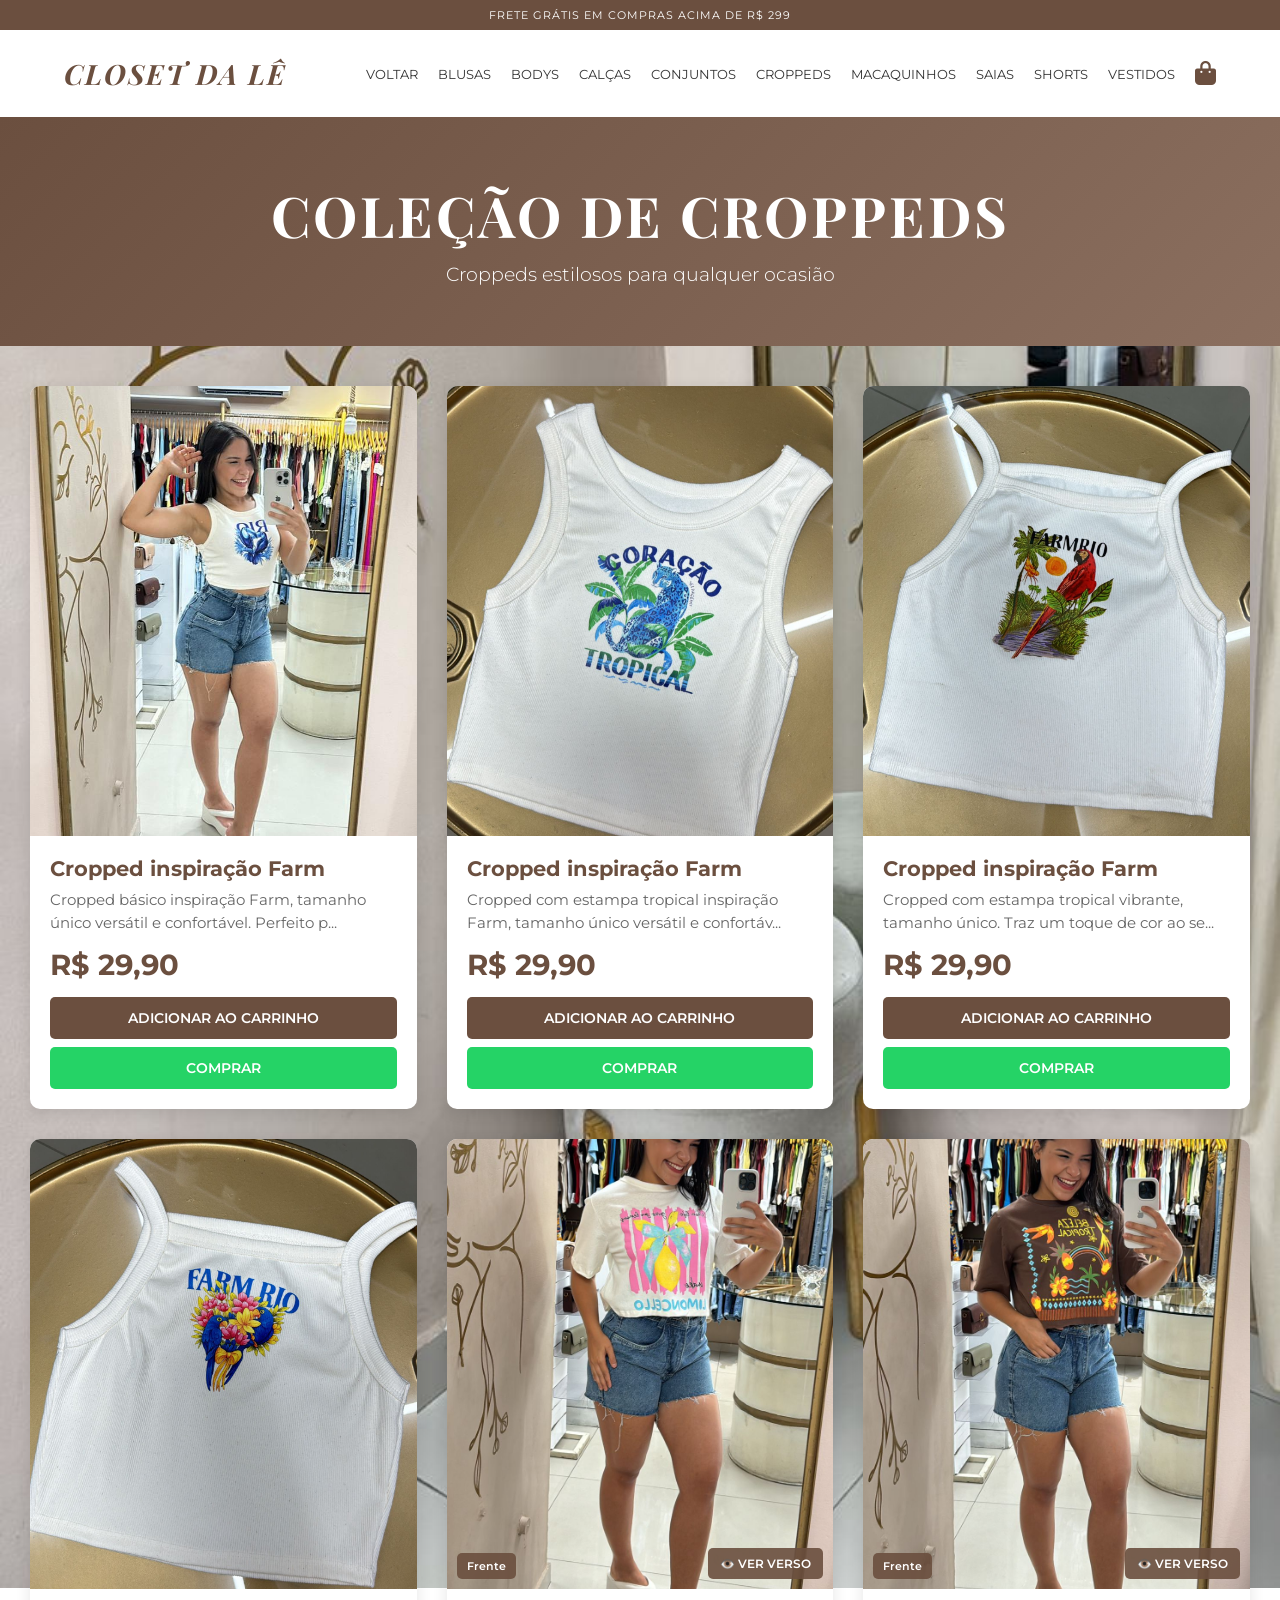
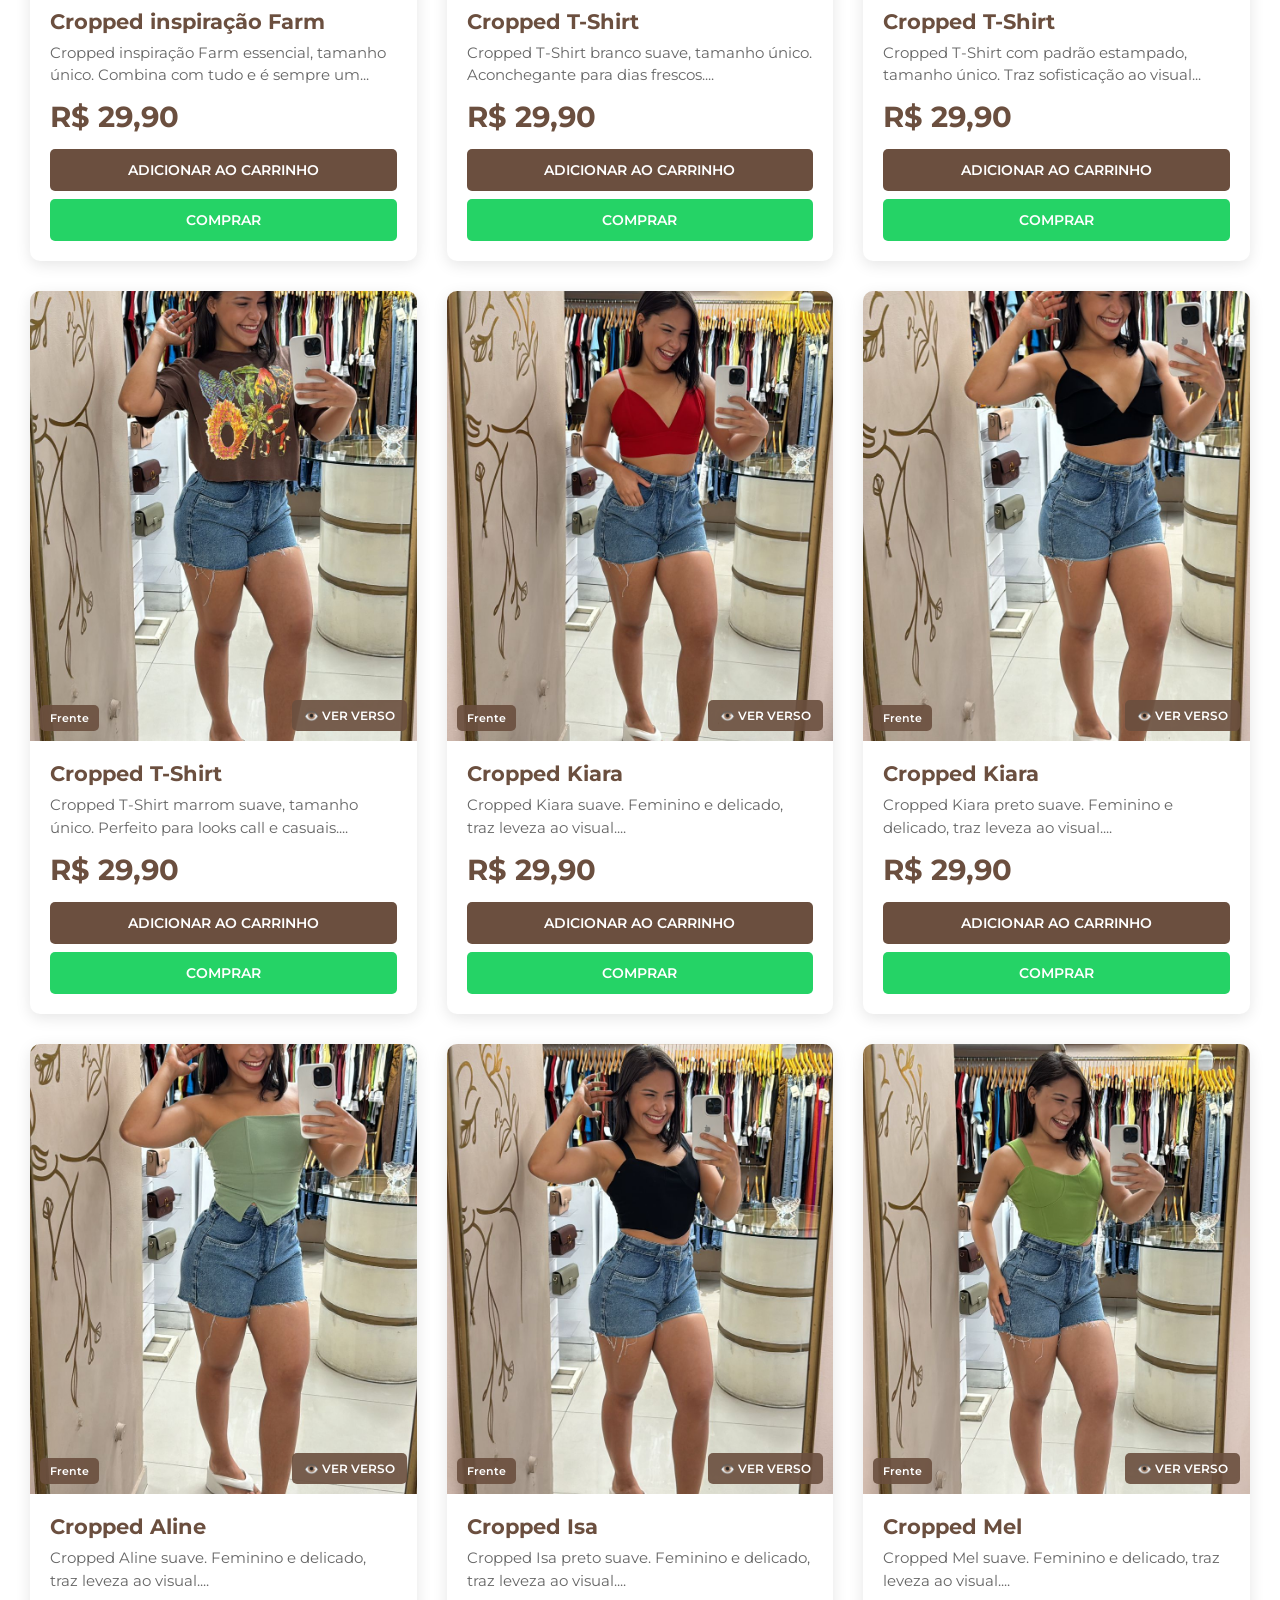
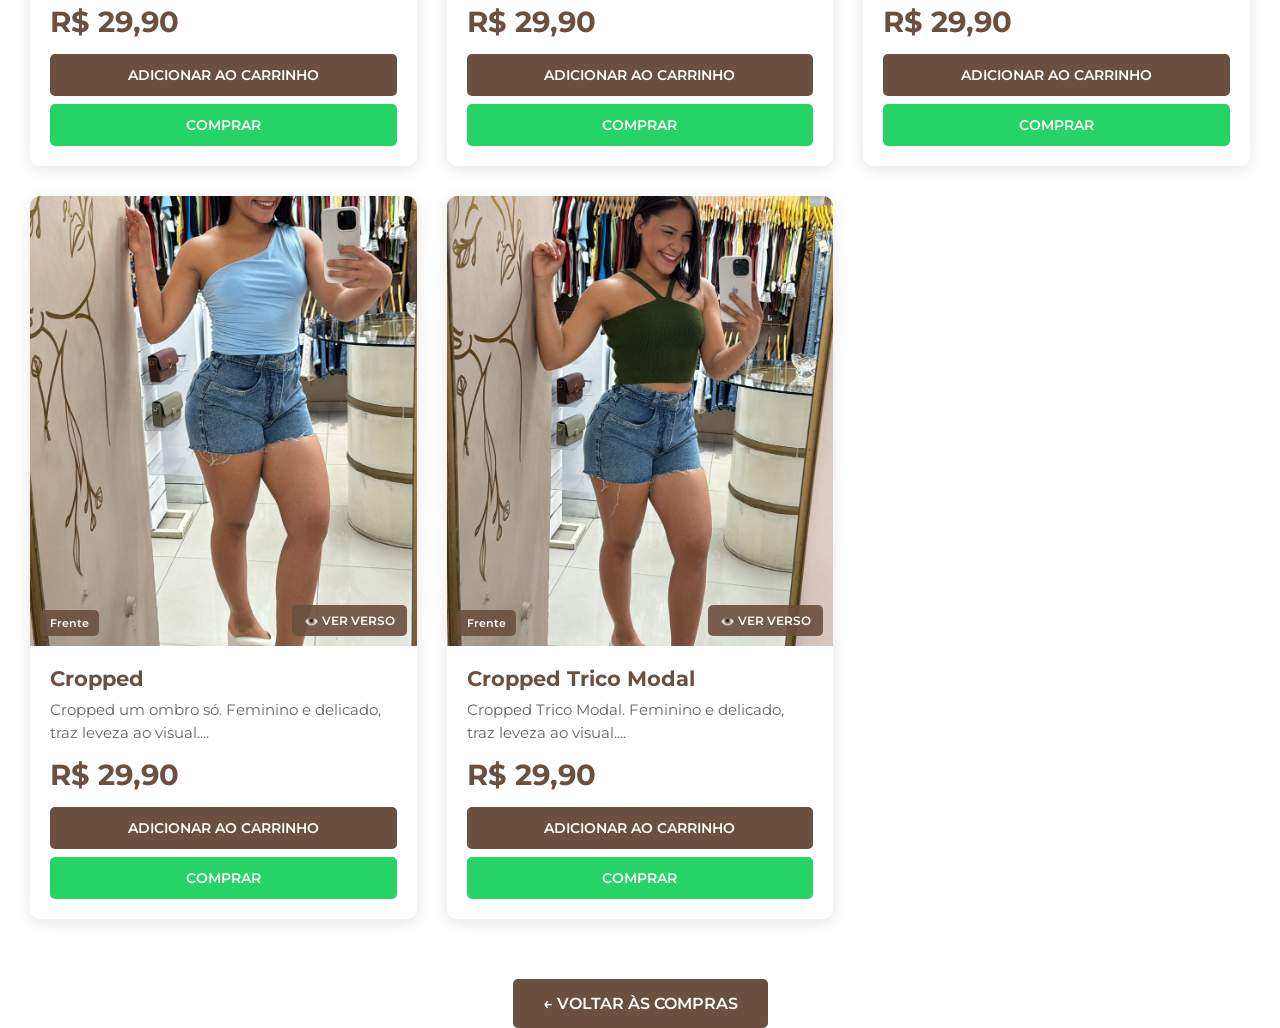
<file: croppeds.html>
<!DOCTYPE html>
<html lang="pt-br">
<head>
    <meta charset="UTF-8">
    <meta name="viewport" content="width=device-width, initial-scale=1.0">
    <title>Croppeds - Closet da Lê</title>
    <link href="https://fonts.googleapis.com/css2?family=Montserrat:wght@300;500;700&family=Playfair+Display:ital,wght@0,700;1,700&display=swap" rel="stylesheet">
    <link href="https://fonts.googleapis.com/css2?family=Great+Vibes&family=Montserrat:wght@300;500;700&display=swap" rel="stylesheet">
    <link rel="stylesheet" href="https://cdnjs.cloudflare.com/ajax/libs/font-awesome/6.4.0/css/all.min.css">
    <link rel="stylesheet" href="style.css">
    <style>
        .croppeds-header {
            background: linear-gradient(135deg, #6B4F3F, #8B6F5F);
            color: white;
            padding: 60px 20px;
            text-align: center;
            margin-bottom: 40px;
        }

        .croppeds-header h1 {
            font-family: 'Playfair Display', serif;
            font-size: 3.5rem;
            margin-bottom: 10px;
            letter-spacing: 3px;
        }

        .croppeds-header p {
            font-size: 1.2rem;
            font-weight: 300;
        }

        .filtros {
            display: flex;
            justify-content: center;
            gap: 15px;
            margin-bottom: 40px;
            flex-wrap: wrap;
            padding: 0 20px;
        }

        .filtro-btn {
            padding: 10px 20px;
            border: 2px solid #6B4F3F;
            background: white;
            color: #6B4F3F;
            cursor: pointer;
            font-weight: 500;
            transition: all 0.3s;
            text-transform: uppercase;
            font-size: 12px;
        }

        .filtro-btn:hover,
        .filtro-btn.active {
            background: #6B4F3F;
            color: white;
        }

        .croppeds-container {
            display: grid;
            grid-template-columns: repeat(auto-fill, minmax(300px, 1fr));
            gap: 30px;
            padding: 0 30px;
            margin-bottom: 60px;
        }

        .cropped-card {
            background: white;
            border-radius: 10px;
            overflow: hidden;
            box-shadow: 0 4px 15px rgba(0, 0, 0, 0.1);
            transition: transform 0.3s, box-shadow 0.3s;
        }

        .cropped-card:hover {
            transform: translateY(-10px);
            box-shadow: 0 8px 25px rgba(0, 0, 0, 0.15);
        }

        .cropped-img {
            width: 100%;
            height: 350px;
            background: #f0f0f0;
            display: flex;
            align-items: center;
            justify-content: center;
            font-size: 14px;
            color: #999;
            overflow: hidden;
        }

        .cropped-img img {
            width: 100%;
            height: 100%;
            object-fit: cover;
        }

        .cropped-info {
            padding: 20px;
        }

        .cropped-info h3 {
            color: #6B4F3F;
            margin-bottom: 8px;
            font-size: 1.3rem;
        }

        .cropped-desc {
            color: #666;
            font-size: 0.95rem;
            margin-bottom: 12px;
            line-height: 1.5;
        }

        .preco {
            font-size: 1.8rem;
            color: #6B4F3F;
            font-weight: 700;
            margin-bottom: 15px;
        }



        .btn-detalhes {
            width: 100%;
            padding: 12px;
            background: #6B4F3F;
            color: white;
            border: none;
            border-radius: 5px;
            cursor: pointer;
            font-weight: 600;
            text-transform: uppercase;
            font-size: 0.9rem;
            margin-bottom: 8px;
            transition: 0.3s;
        }

        .btn-detalhes:hover {
            background: #5a4033;
        }

        .btn-whatsapp {
            width: 100%;
            padding: 12px;
            background: #25D366;
            color: white;
            border: none;
            border-radius: 5px;
            cursor: pointer;
            font-weight: 600;
            text-transform: uppercase;
            font-size: 0.9rem;
            transition: 0.3s;
        }

        .btn-whatsapp:hover {
            background: #1da851;
        }

        /* Modal de Detalhes */
        .modal {
            display: none;
            position: fixed;
            z-index: 2000;
            left: 0;
            top: 0;
            width: 100%;
            height: 100%;
            background-color: rgba(0, 0, 0, 0.6);
            animation: fadeIn 0.3s;
        }

        @keyframes fadeIn {
            from { opacity: 0; }
            to { opacity: 1; }
        }

        .modal-content {
            background-color: #f4f4f4;
            margin: 10% auto;
            padding: 30px;
            border-radius: 10px;
            width: 90%;
            max-width: 600px;
            max-height: 80vh;
            overflow-y: auto;
            animation: slideIn 0.3s;
        }

        @keyframes slideIn {
            from { transform: translateY(-50px); opacity: 0; }
            to { transform: translateY(0); opacity: 1; }
        }

        .close-modal {
            color: #aaa;
            float: right;
            font-size: 28px;
            font-weight: bold;
            cursor: pointer;
            transition: 0.3s;
        }

        .close-modal:hover { color: #000; }

        .modal h2 {
            color: #6B4F3F;
            margin-bottom: 15px;
        }

        .modal p {
            color: #555;
            line-height: 1.7;
            margin-bottom: 12px;
        }

        .volta-compras {
            text-align: center;
            margin-top: 40px;
        }

        .volta-compras a {
            display: inline-block;
            padding: 15px 30px;
            background: #6B4F3F;
            color: white;
            text-decoration: none;
            border-radius: 5px;
            font-weight: 600;
            text-transform: uppercase;
            transition: 0.3s;
        }

        .volta-compras a:hover {
            background: #5a4033;
        }

        @media (max-width: 768px) {
            .croppeds-container {
                grid-template-columns: 1fr;
                padding: 0 15px;
            }

            .croppeds-header h1 {
                font-size: 2rem;
            }

            .filtros {
                padding: 0 15px;
            }
        }
    </style>
</head>
<body>

    <div class="top-bar">Frete grátis em compras acima de R$ 299</div>

    <header class="navbar">
        <div class="logo">CLOSET DA LÊ</div>
        <nav>
            <ul>
                <li><a href="index.html">Voltar</a></li>
                <li><a href="blusas.html">blusas</a></li>
                <li><a href="bodys.html">Bodys</a></li>
                <li><a href="calcas.html">calças</a></li>
                <li><a href="conjuntos.html">conjuntos</a></li>
                <li><a href="croppeds.html">Croppeds</a></li>
                <li><a href="macaquinhos.html">Macaquinhos</a></li>
                <li><a href="saias.html">saias</a></li>
                <li><a href="shorts.html">shorts</a></li>
                <li><a href="vestidos.html">vestidos</a></li>
                <li class="carrinho-item-nav">
                    <div class="carrinho-icon" onclick="abrirCarrinho()">
                        <i class="fas fa-shopping-bag"></i>
                        <div id="carrinho-contador"></div>
                    </div>
                </li>
            </ul>
        </nav>
    </header>

    <section class="croppeds-header">
        <h1>COLEÇÃO DE CROPPEDS</h1>
        <p>Croppeds estilosos para qualquer ocasião</p>
    </section>

    <div class="croppeds-container" id="croppeds-lista">
        <!-- Croppeds serão carregados aqui -->
    </div>

    <div class="volta-compras">
        <a href="index.html">← Voltar às Compras</a>
    </div>

    <!-- Modal -->
    <div id="modalDetalhes" class="modal">
        <div class="modal-content">
            <span class="close-modal" onclick="fecharModal()">&times;</span>
            <h2 id="modal-titulo"></h2>
            <p><strong>Preço:</strong> <span id="modal-preco"></span></p>
            <p id="modal-descricao"></p>
            <p><strong>Composição:</strong> <span id="modal-composicao"></span></p>
            <p><strong>Cuidados:</strong> <span id="modal-cuidados"></span></p>
            <button class="btn-whatsapp" onclick="comprarCropped()">Chamar no WhatsApp</button>
        </div>
    </div>

    <script src="script.js"></script>
    <script>
        function gerarNomePorArquivo(nomeArquivo, prefixoPadrao) {
            const semExtensao = nomeArquivo.replace(/\.[^.]+$/, '');
            const regexPrefixo = new RegExp('^' + prefixoPadrao.toLowerCase() + '[-_]*');
            const semPrefixo = semExtensao.replace(regexPrefixo, '');
            const partes = semPrefixo.split(/[-_]+/).filter(Boolean);
            const nomeFormatado = partes
                .map(p => p.charAt(0).toUpperCase() + p.slice(1))
                .join(' ');
            return nomeFormatado ? (prefixoPadrao + ' ' + nomeFormatado) : prefixoPadrao;
        }

        function completarProdutosComImagens(arrayProdutos, prefixoArquivo, prefixoNome, precoPadrao, categoriaPadrao) {
            const usados = new Set(arrayProdutos.map(p => p.imagem));
            availableImages
                .filter(img => img.toLowerCase().startsWith(prefixoArquivo.toLowerCase()))
                .forEach(imgName => {
                    if (!usados.has(imgName)) {
                        arrayProdutos.push({
                            id: arrayProdutos.length + 1,
                            nome: gerarNomePorArquivo(imgName, prefixoNome),
                            preco: precoPadrao,
                            categoria: categoriaPadrao || prefixoArquivo,
                            imagem: imgName,
                            descricao: `${prefixoNome} da coleção Closet da Lê.`
                        });
                    }
                });
        }

        const croppeds = [
            {
                id: 1,
                nome: "Cropped inspiração Farm",
                preco: "R$ 29,90",
                categoria: "basico",
                imagem: "cropped-farm.jpg",
                descricao: "Cropped básico inspiração Farm, tamanho único versátil e confortável. Perfeito para compor diferentes looks.",
                composicao: "100% Algodão",
                cuidados: "Lavar em água fria com cores similares",
                cores: ["white", "black", "pink", "nude"]
            },
            {
                id: 2,
                nome: "Cropped inspiração Farm",
                preco: "R$ 29,90",
                categoria: "estampas",
                imagem: "cropped-farm-um.jpeg",
                descricao: "Cropped com estampa tropical inspiração Farm, tamanho único versátil e confortável. Ideal para looks descontraídos.",
                composicao: "100% Acrílico",
                cuidados: "Lavar à mão em água morna",
                cores: ["black", "white", "pink"]
            },
            {
                id: 3,
                nome: "Cropped inspiração Farm",
                preco: "R$ 29,90",
                categoria: "estampas",                
                imagem: "cropped-farm-dois.jpeg",                
                descricao: "Cropped com estampa tropical vibrante, tamanho único. Traz um toque de cor ao seu guarda-roupa.",
                composicao: "95% Algodão, 5% Elastano",
                cuidados: "Lavar em água fria e secar na sombra",
                cores: ["pink", "blue", "green"]
            },
            {
                id: 4,
                nome: "Cropped inspiração Farm",
                preco: "R$ 29,90",
                categoria: "estampas",
                imagem: "cropped-farm-tres.jpeg",
                descricao: "Cropped inspiração Farm essencial, tamanho único. Combina com tudo e é sempre uma ótima escolha.",
                composicao: "100% Algodão",
                cuidados: "Lavar separadamente em água fria",
                cores: ["black", "white", "pink", "blue"]
            },
            {
                id: 5,
                nome: "Cropped T-Shirt",
                preco: "R$ 29,90",
                categoria: "tshirt",
                imagem: "cropped-tshirt-branco.jpeg",
                imagemVerso: "cropped-tshirt-branco-verso.jpeg",
                descricao: "Cropped T-Shirt branco suave, tamanho único. Aconchegante para dias frescos.",
                composicao: "80% Acrílico, 20% Lã",
                cuidados: "Lavar à mão em água morna com sabão neutro",
                cores: ["nude", "white", "black"]
            },
            {
                id: 6,
                nome: "Cropped T-Shirt",
                preco: "R$ 29,90",
                categoria: "estampa",
                imagem: "cropped-tshirt-estampado.jpeg",
                imagemVerso: "cropped-tshirt-estampado-verso.jpeg",
                descricao: "Cropped T-Shirt com padrão estampado, tamanho único. Traz sofisticação ao visual.",
                composicao: "100% Algodão",
                cuidados: "Lavar em água fria com cores similares",
                cores: ["black", "white", "pink"]
            },
            {
                id: 7,
                nome: "Cropped T-Shirt",
                preco: "R$ 29,90",
                categoria: "tshirt",                
                imagem: "cropped-tshirt-marron.jpeg",                
                imagemVerso: "cropped-tshirt-marron-verso.jpeg",
                descricao: "Cropped T-Shirt marrom suave, tamanho único. Perfeito para looks call e casuais.",
                composicao: "100% Acrílico",
                cuidados: "Lavar à mão em água morna",
                cores: ["pink", "white", "black"]
            },
            {
                id: 8,
                nome: "Cropped Kiara",
                preco: "R$ 29,90",
                categoria: "basico",
                imagem: "cropped-kiara.jpeg",
                imagemVerso: "cropped-kiara-verso.jpg",
                descricao: "Cropped Kiara suave. Feminino e delicado, traz leveza ao visual.",
                composicao: "100% Algodão",
                cuidados: "Lavar em água fria e morna",
                cores: ["pink", "white", "black", "nude"]
            },
            {
                id: 9,
                nome: "Cropped Kiara",
                preco: "R$ 29,90",
                categoria: "basico",
                imagem: "cropped-kiara-preto.jpeg",
                imagemVerso: "cropped-kiara-preto-verso.jpg",
                descricao: "Cropped Kiara preto suave. Feminino e delicado, traz leveza ao visual.",
                composicao: "100% Algodão",
                cuidados: "Lavar em água fria e morna",
                cores: ["pink", "white", "black", "nude"]
            },
            {
                id: 10,
                nome: "Cropped Aline",
                preco: "R$ 29,90",
                categoria: "basico",
                imagem: "cropped-aline.jpeg",
                imagemVerso: "cropped-aline-verso.jpg",
                descricao: "Cropped Aline suave. Feminino e delicado, traz leveza ao visual.",
                composicao: "100% Algodão",
                cuidados: "Lavar em água fria e morna",
                cores: ["pink", "white", "black", "nude"]
            },
            {
                id: 11,
                nome: "Cropped Isa",
                preco: "R$ 29,90",
                categoria: "basico",
                imagem: "cropped-isa-preto.jpeg",
                imagemVerso: "cropped-isa-preto-verso.jpeg",
                descricao: "Cropped Isa preto suave. Feminino e delicado, traz leveza ao visual.",
                composicao: "100% Algodão",
                cuidados: "Lavar em água fria e morna",
                cores: ["pink", "white", "black", "nude"]
            },
            {
                id: 12,
                nome: "Cropped Mel",
                preco: "R$ 29,90",
                categoria: "basico",
                imagem: "cropped-mel.jpeg",
                imagemVerso: "cropped-mel-verso.jpg",
                descricao: "Cropped Mel suave. Feminino e delicado, traz leveza ao visual.",
                composicao: "100% Algodão",
                cuidados: "Lavar em água fria e morna",
                cores: ["pink", "white", "black", "nude"]
            },
            {
                id: 13,
                nome: "Cropped",
                preco: "R$ 29,90",
                categoria: "basico",
                imagem: "cropped-ombro.jpeg",
                imagemVerso: "cropped-ombro-verso.jpeg",
                descricao: "Cropped um ombro só. Feminino e delicado, traz leveza ao visual.",
                composicao: "100% Algodão",
                cuidados: "Lavar em água fria e morna",
                cores: ["pink", "white", "black", "nude"]
            },
            {
                id: 14,
                nome: "Cropped Trico Modal",
                preco: "R$ 29,90",
                categoria: "basico",
                imagem: "cropped-trico-modal.jpeg",
                imagemVerso: "cropped-trico-modal-verso.jpg",
                descricao: "Cropped Trico Modal. Feminino e delicado, traz leveza ao visual.",
                composicao: "100% Algodão",
                cuidados: "Lavar em água fria e morna",
                cores: ["pink", "white", "black", "nude"]
            },
        ];

        const availableImages = [
            "cropped-farm.jpg","cropped-farm-um.jpeg","cropped-farm-dois.jpeg","cropped-farm-tres.jpeg","cropped-tshirt-branco.jpeg","cropped-tshirt-estampado.jpeg","cropped-tshirt-marron.jpeg","cropped-kiara.jpeg","cropped-kiara-preto.jpeg","cropped-aline.jpeg","cropped-isa-preto.jpeg","cropped-mel.jpeg","cropped-ombro.jpeg","cropped-trico-modal.jpeg",
        ];

        let croppedsFiltrados = croppeds;
        let croppedSelecionado = null;

        function renderizarCroppeds(lista) {
            const container = document.getElementById('croppeds-lista');
            container.innerHTML = '';

            const listaComImagem = lista.filter(p => availableImages.includes(p.imagem));
            listaComImagem.forEach(cropped => {
                const card = document.createElement('div');
                card.className = 'cropped-card';
                
                // Verificar se existe imagem verso
                const temVerso = cropped.imagemVerso ? true : false;
                const htmlToggle = temVerso ? `<button class="produto-img-toggle" onclick="alternarImagemProduto(this)">👁️ Ver Verso</button>` : '';
                const htmlIndicador = temVerso ? `<span class="produto-img-indicator">Frente</span>` : '';
                const htmlEventosHover = temVerso ? `onmouseenter="mostrarVersoHover(this)" onmouseleave="restaurarFrenteHover(this)"` : '';
                
                card.innerHTML = `
                    <div class="produto-img-container" ${htmlEventosHover}>
                        <img src="img/${cropped.imagem}" 
                             alt="${cropped.nome}" 
                             data-frente="${cropped.imagem}"
                             data-verso="${cropped.imagemVerso || ''}"
                             onerror="this.alt='Imagem do ${cropped.nome}'">
                        ${htmlToggle}
                        ${htmlIndicador}
                    </div>
                    <div class="cropped-info">
                        <h3>${cropped.nome}</h3>
                        <p class="cropped-desc">${cropped.descricao.substring(0, 80)}...</p>
                        <p class="preco">${cropped.preco}</p>
                        <button class="btn-detalhes" onclick="adicionarAoCarrinho(${JSON.stringify(cropped).replace(/"/g, '&quot;')})">Adicionar ao Carrinho</button>
                        <button class="btn-whatsapp" onclick="comprarDireto(${JSON.stringify(cropped).replace(/"/g, '&quot;')})">Comprar</button>
                    </div>
                `;
                container.appendChild(card);
            });
        }

        function filtrarCroppeds(categoria) {
            // Atualizar botões de filtro
            document.querySelectorAll('.filtro-btn').forEach(btn => {
                btn.classList.remove('active');
            });
            event.target.classList.add('active');

            // Filtrar croppeds
            if (categoria === 'todos') {
                croppedsFiltrados = croppeds;
            } else {
                croppedsFiltrados = croppeds.filter(c => c.categoria === categoria);
            }

            renderizarCroppeds(croppedsFiltrados);
        }

        function abrirDetalhes(id) {
            croppedSelecionado = croppeds.find(c => c.id === id);
            if (croppedSelecionado) {
                document.getElementById('modal-titulo').textContent = croppedSelecionado.nome;
                document.getElementById('modal-preco').textContent = croppedSelecionado.preco;
                document.getElementById('modal-descricao').textContent = croppedSelecionado.descricao;
                document.getElementById('modal-composicao').textContent = croppedSelecionado.composicao;
                document.getElementById('modal-cuidados').textContent = croppedSelecionado.cuidados;
                document.getElementById('modalDetalhes').style.display = 'block';
            }
        }

        function fecharModal() {
            document.getElementById('modalDetalhes').style.display = 'none';
        }

        function comprarCropped(id = null) {
            const cropped = id ? croppeds.find(c => c.id === id) : croppedSelecionado;
            if (cropped) {
                comprar(cropped.nome);
            }
        }

        // Fechar modal ao clicar fora
        window.onclick = function(event) {
            const modal = document.getElementById('modalDetalhes');
            if (event.target == modal) {
                modal.style.display = 'none';
            }
        }

        // Carregar croppeds ao iniciar
        completarProdutosComImagens(croppeds, 'cropped', 'Cropped', 'R$ 59,90', 'cropped');
        renderizarCroppeds(croppeds);
    </script>

    <!-- Modal Carrinho -->
    <div id="modalCarrinho" class="modalCarrinho">
        <div class="carrinho-modal-content">
            <span class="close-carrinho" onclick="fecharCarrinho()">&times;</span>
            <h2><i class="fas fa-shopping-bag"></i> Meu Carrinho</h2>
            <div id="carrinho-itens"></div>
            <div id="carrinho-total"></div>
            <div class="carrinho-acoes">
                <button class="btn-continuar-compras" onclick="fecharCarrinho()">← Continuar Comprando</button>
                <button class="btn-ir-checkout" onclick="abrirCheckout()">Ir para Checkout →</button>
            </div>
        </div>
    </div>

    <!-- Modal Checkout -->
    <div id="modalCheckout" class="modalCheckout">
        <div class="checkout-modal-content">
            <span class="close-checkout" onclick="fecharCheckout()">&times;</span>
            <h2>Finalizar Compra</h2>
            
            <div class="checkout-resumo">
                <h3>Resumo do Pedido</h3>
                <div id="checkout-itens"></div>
                <div class="checkout-total">
                    <span>Total:</span>
                    <span id="checkout-total-valor">R$ 0,00</span>
                </div>
            </div>

            <div class="dados-comprador">
                <h3>Seus Dados</h3>
                <div class="form-group">
                    <label for="nome">Nome Completo:</label>
                    <input type="text" id="nome" placeholder="Seu nome completo">
                </div>
                <div class="form-group">
                    <label for="whatsapp">WhatsApp (com DDD):</label>
                    <input type="tel" id="whatsapp" placeholder="5521999999999 ou (21) 99999-9999">
                </div>
                <div class="form-group">
                    <label for="endereco">Endereço:</label>
                    <input type="text" id="endereco" placeholder="Rua, número, bairro, cidade - UF">
                </div>
            </div>

            <div class="pagamento-opcoes">
                <h3>Escolha a Forma de Pagamento:</h3>
                
                <label class="pagamento-item">
                    <input type="radio" name="pagamento" value="Cartão de Crédito" onchange="selecionarPagamento(this)">
                    <div class="pagamento-info">
                        <strong><i class="fas fa-credit-card"></i> Cartão de Crédito</strong>
                        <small>Parcelado em até 3x sem juros</small>
                    </div>
                </label>
                
                <label class="pagamento-item">
                    <input type="radio" name="pagamento" value="PIX" onchange="selecionarPagamento(this)">
                    <div class="pagamento-info">
                        <strong><i class="fas fa-mobile-alt"></i> PIX</strong>
                        <small>Receba 5% de desconto com PIX</small>
                    </div>
                </label>
                
                <label class="pagamento-item">
                    <input type="radio" name="pagamento" value="Débito em Conta" onchange="selecionarPagamento(this)">
                    <div class="pagamento-info">
                        <strong><i class="fas fa-university"></i> Débito em Conta</strong>
                        <small>Transferência bancária</small>
                    </div>
                </label>
            </div>

            <div class="checkout-acoes">
                <button class="btn-voltar-carrinho" onclick="fecharCheckout(); abrirCarrinho();">← Voltar</button>
                <button class="btn-finalizar" onclick="processarCheckout()">Finalizar Compra →</button>
            </div>
        </div>
    </div>

    <script src="script.js"></script>
    <script>
        // Função para selecionar método de pagamento
        function selecionarPagamento(element) {
            document.querySelectorAll('.pagamento-item').forEach(item => {
                item.classList.remove('selected');
            });
            element.closest('.pagamento-item').classList.add('selected');
        }

        // Função para atualizar resumo no checkout
        function atualizarResumoCheckout() {
            const checkoutItens = document.getElementById('checkout-itens');
            const checkoutTotal = document.getElementById('checkout-total-valor');
            
            if (checkoutItens) {
                checkoutItens.innerHTML = carrinho.map(item => `
                    <div class="checkout-item">
                        <span>${item.nome} (x${item.quantidade})</span>
                        <span>R$ ${(item.preco * item.quantidade).toFixed(2).replace('.', ',')}</span>
                    </div>
                `).join('');
            }
            
            const total = calcularTotal();
            if (checkoutTotal) {
                checkoutTotal.textContent = `R$ ${total.toFixed(2).replace('.', ',')}`;
            }
        }

        // Função para processar checkout
        function processarCheckout() {
            const metodoPagamento = document.querySelector('input[name="pagamento"]:checked');
            if (!metodoPagamento) {
                alert('Por favor, selecione uma forma de pagamento');
                return;
            }

            const nome = document.getElementById('nome').value.trim();
            const whatsapp = document.getElementById('whatsapp').value.trim();
            const endereco = document.getElementById('endereco').value.trim();

            if (!nome || !whatsapp || !endereco) {
                alert('Por favor, preencha Nome, WhatsApp e Endereço');
                return;
            }

            // Enviar dados para o WhatsApp
            const dadosCliente = { nome, whatsapp, endereco };
            finalizarCompra(metodoPagamento.value, dadosCliente);
        }

        // Atualizar resumo quando o modal de checkout abre
        const abrirCheckoutOriginal = abrirCheckout;
        abrirCheckout = function() {
            atualizarResumoCheckout();
            abrirCheckoutOriginal();
        }
    </script>

</body>
</html>
</file>
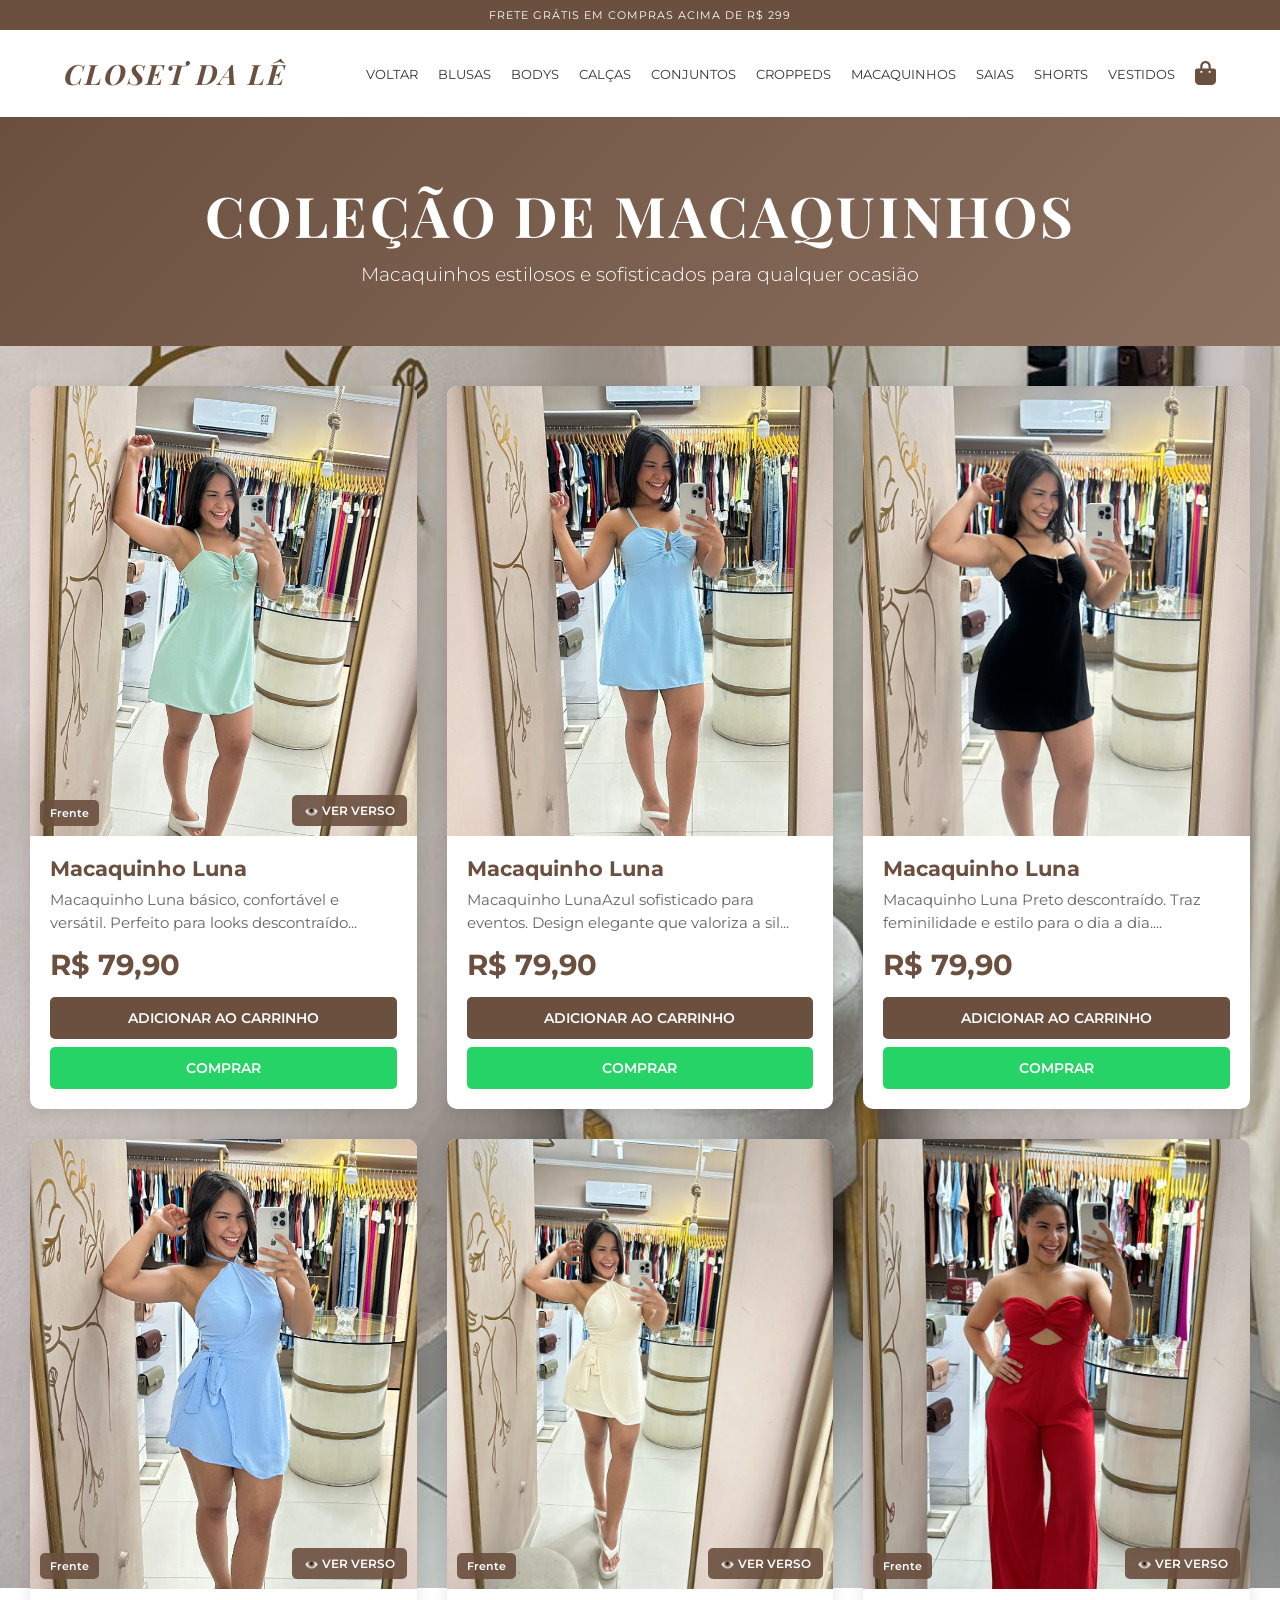
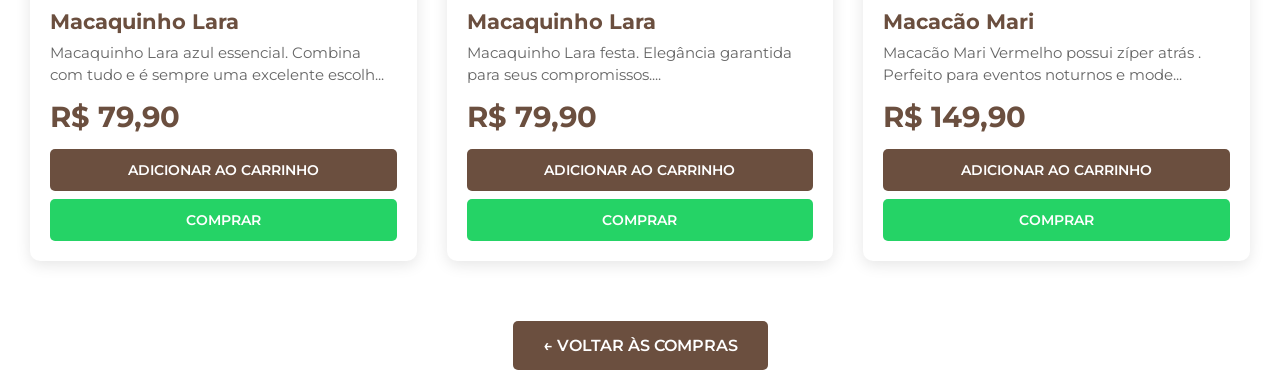
<file: macaquinhos.html>
<!DOCTYPE html>
<html lang="pt-br">
<head>
    <meta charset="UTF-8">
    <meta name="viewport" content="width=device-width, initial-scale=1.0">
    <title>Macaquinhos - Closet da Lê</title>
    <link href="https://fonts.googleapis.com/css2?family=Montserrat:wght@300;500;700&family=Playfair+Display:ital,wght@0,700;1,700&display=swap" rel="stylesheet">
    <link href="https://fonts.googleapis.com/css2?family=Great+Vibes&family=Montserrat:wght@300;500;700&display=swap" rel="stylesheet">
    <link rel="stylesheet" href="https://cdnjs.cloudflare.com/ajax/libs/font-awesome/6.4.0/css/all.min.css">
    <link rel="stylesheet" href="style.css">
    <style>
        .macaquinhos-header {
            background: linear-gradient(135deg, #6B4F3F, #8B6F5F);
            color: white;
            padding: 60px 20px;
            text-align: center;
            margin-bottom: 40px;
        }

        .macaquinhos-header h1 {
            font-family: 'Playfair Display', serif;
            font-size: 3.5rem;
            margin-bottom: 10px;
            letter-spacing: 3px;
        }

        .macaquinhos-header p {
            font-size: 1.2rem;
            font-weight: 300;
        }

        .filtros {
            display: flex;
            justify-content: center;
            gap: 15px;
            margin-bottom: 40px;
            flex-wrap: wrap;
            padding: 0 20px;
        }

        .filtro-btn {
            padding: 10px 20px;
            border: 2px solid #6B4F3F;
            background: white;
            color: #6B4F3F;
            cursor: pointer;
            font-weight: 500;
            transition: all 0.3s;
            text-transform: uppercase;
            font-size: 12px;
        }

        .filtro-btn:hover,
        .filtro-btn.active {
            background: #6B4F3F;
            color: white;
        }

        .macaquinhos-container {
            display: grid;
            grid-template-columns: repeat(auto-fill, minmax(300px, 1fr));
            gap: 30px;
            padding: 0 30px;
            margin-bottom: 60px;
        }

        .macaquinho-card {
            background: white;
            border-radius: 10px;
            overflow: hidden;
            box-shadow: 0 4px 15px rgba(0, 0, 0, 0.1);
            transition: transform 0.3s, box-shadow 0.3s;
        }

        .macaquinho-card:hover {
            transform: translateY(-10px);
            box-shadow: 0 8px 25px rgba(0, 0, 0, 0.15);
        }

        .macaquinho-img {
            width: 100%;
            height: 350px;
            background: #f0f0f0;
            display: flex;
            align-items: center;
            justify-content: center;
            font-size: 14px;
            color: #999;
            overflow: hidden;
        }

        .macaquinho-img img {
            width: 100%;
            height: 100%;
            object-fit: cover;
        }

        .macaquinho-info {
            padding: 20px;
        }

        .macaquinho-info h3 {
            color: #6B4F3F;
            margin-bottom: 8px;
            font-size: 1.3rem;
        }

        .macaquinho-desc {
            color: #666;
            font-size: 0.95rem;
            margin-bottom: 12px;
            line-height: 1.5;
        }

        .preco {
            font-size: 1.8rem;
            color: #6B4F3F;
            font-weight: 700;
            margin-bottom: 15px;
        }



        .btn-detalhes {
            width: 100%;
            padding: 12px;
            background: #6B4F3F;
            color: white;
            border: none;
            border-radius: 5px;
            cursor: pointer;
            font-weight: 600;
            text-transform: uppercase;
            font-size: 0.9rem;
            margin-bottom: 8px;
            transition: 0.3s;
        }

        .btn-detalhes:hover {
            background: #5a4033;
        }

        .btn-whatsapp {
            width: 100%;
            padding: 12px;
            background: #25D366;
            color: white;
            border: none;
            border-radius: 5px;
            cursor: pointer;
            font-weight: 600;
            text-transform: uppercase;
            font-size: 0.9rem;
            transition: 0.3s;
        }

        .btn-whatsapp:hover {
            background: #1da851;
        }

        /* Modal de Detalhes */
        .modal {
            display: none;
            position: fixed;
            z-index: 2000;
            left: 0;
            top: 0;
            width: 100%;
            height: 100%;
            background-color: rgba(0, 0, 0, 0.6);
            animation: fadeIn 0.3s;
        }

        @keyframes fadeIn {
            from { opacity: 0; }
            to { opacity: 1; }
        }

        .modal-content {
            background-color: #f4f4f4;
            margin: 10% auto;
            padding: 30px;
            border-radius: 10px;
            width: 90%;
            max-width: 600px;
            max-height: 80vh;
            overflow-y: auto;
            animation: slideIn 0.3s;
        }

        @keyframes slideIn {
            from { transform: translateY(-50px); opacity: 0; }
            to { transform: translateY(0); opacity: 1; }
        }

        .close-modal {
            color: #aaa;
            float: right;
            font-size: 28px;
            font-weight: bold;
            cursor: pointer;
            transition: 0.3s;
        }

        .close-modal:hover { color: #000; }

        .modal h2 {
            color: #6B4F3F;
            margin-bottom: 15px;
        }

        .modal p {
            color: #555;
            line-height: 1.7;
            margin-bottom: 12px;
        }

        .volta-compras {
            text-align: center;
            margin-top: 40px;
        }

        .volta-compras a {
            display: inline-block;
            padding: 15px 30px;
            background: #6B4F3F;
            color: white;
            text-decoration: none;
            border-radius: 5px;
            font-weight: 600;
            text-transform: uppercase;
            transition: 0.3s;
        }

        .volta-compras a:hover {
            background: #5a4033;
        }

        @media (max-width: 768px) {
            .macaquinhos-container {
                grid-template-columns: 1fr;
                padding: 0 15px;
            }

            .macaquinhos-header h1 {
                font-size: 2rem;
            }

            .filtros {
                padding: 0 15px;
            }
        }
    </style>
</head>
<body>

    <div class="top-bar">Frete grátis em compras acima de R$ 299</div>

    <header class="navbar">
        <div class="logo">CLOSET DA LÊ</div>
        <nav>
            <ul>
                <li><a href="index.html">Voltar</a></li>
                <li><a href="blusas.html">blusas</a></li>
                <li><a href="bodys.html">Bodys</a></li>
                <li><a href="calcas.html">calças</a></li>
                <li><a href="conjuntos.html">conjuntos</a></li>
                <li><a href="croppeds.html">Croppeds</a></li>
                <li><a href="macaquinhos.html">Macaquinhos</a></li>
                <li><a href="saias.html">saias</a></li>
                <li><a href="shorts.html">shorts</a></li>
                <li><a href="vestidos.html">vestidos</a></li>
                <li class="carrinho-item-nav">
                    <div class="carrinho-icon" onclick="abrirCarrinho()">
                        <i class="fas fa-shopping-bag"></i>
                        <div id="carrinho-contador"></div>
                    </div>
                </li>
            </ul>
        </nav>
    </header>

    <section class="macaquinhos-header">
        <h1>COLEÇÃO DE MACAQUINHOS</h1>
        <p>Macaquinhos estilosos e sofisticados para qualquer ocasião</p>
    </section>

    <div class="macaquinhos-container" id="macaquinhos-lista">
        <!-- Macaquinhos serão carregados aqui -->
    </div>

    <div class="volta-compras">
        <a href="index.html">← Voltar às Compras</a>
    </div>

    <!-- Modal -->
    <div id="modalDetalhes" class="modal">
        <div class="modal-content">
            <span class="close-modal" onclick="fecharModal()">&times;</span>
            <h2 id="modal-titulo"></h2>
            <p><strong>Preço:</strong> <span id="modal-preco"></span></p>
            <p id="modal-descricao"></p>
            <p><strong>Composição:</strong> <span id="modal-composicao"></span></p>
            <p><strong>Cuidados:</strong> <span id="modal-cuidados"></span></p>
            <button class="btn-whatsapp" onclick="comprarMacaquinho()">Chamar no WhatsApp</button>
        </div>
    </div>

    <script src="script.js"></script>
    <script>
        function gerarNomePorArquivo(nomeArquivo, prefixoPadrao) {
            const semExtensao = nomeArquivo.replace(/\.[^.]+$/, '');
            const regexPrefixo = new RegExp('^' + prefixoPadrao.toLowerCase() + '[-_]*');
            const semPrefixo = semExtensao.replace(regexPrefixo, '');
            const partes = semPrefixo.split(/[-_]+/).filter(Boolean);
            const nomeFormatado = partes
                .map(p => p.charAt(0).toUpperCase() + p.slice(1))
                .join(' ');
            return nomeFormatado ? (prefixoPadrao + ' ' + nomeFormatado) : prefixoPadrao;
        }

        function completarProdutosComImagens(arrayProdutos, prefixoArquivo, prefixoNome, precoPadrao, categoriaPadrao) {
            const usados = new Set(arrayProdutos.map(p => p.imagem));
            availableImages
                .filter(img => img.toLowerCase().startsWith(prefixoArquivo.toLowerCase()))
                .forEach(imgName => {
                    if (!usados.has(imgName)) {
                        arrayProdutos.push({
                            id: arrayProdutos.length + 1,
                            nome: gerarNomePorArquivo(imgName, prefixoNome),
                            preco: precoPadrao,
                            categoria: categoriaPadrao || prefixoArquivo,
                            imagem: imgName,
                            descricao: `${prefixoNome} da coleção Closet da Lê.`
                        });
                    }
                });
        }

        const macaquinhos = [
            {
                id: 1,
                nome: "Macaquinho Luna",
                preco: "R$ 79,90",
                categoria: "basico",
                imagem: "macaquinho-luna.jpg",
            imagemVerso: "macaquinho-luna-verso.jpg",
                descricao: "Macaquinho Luna básico, confortável e versátil. Perfeito para looks descontraídos e elegantes.",
                composicao: "95% Algodão, 5% Elastano",
                cuidados: "Lavar em água fria com cores similares",
                cores: ["nude", "black", "white", "pink"]
            },
            {
                id: 2,
                nome: "Macaquinho Luna",
                preco: "R$ 79,90",
                categoria: "festa",
                imagem: "macaquinho-luna-azul.jpg",
                descricao: "Macaquinho LunaAzul sofisticado para eventos. Design elegante que valoriza a silhueta.",
                composicao: "92% Poliéster, 8% Elastano",
                cuidados: "Lavar à mão em água morna",
                cores: ["black", "nude", "pink"]
            },
            {
                id: 3,
                nome: "Macaquinho Luna",
                preco: "R$ 79,90",
                categoria: "casual",
                imagem: "macaquinho-luna-preto.jpg",
                descricao: "Macaquinho Luna Preto descontraído. Traz feminilidade e estilo para o dia a dia.",
                composicao: "100% Algodão",
                cuidados: "Lavar em água fria e secar na sombra",
                cores: ["pink", "white", "black", "nude"]
            },
            {
                id: 4,
                nome: "Macaquinho Lara",
                preco: "R$ 79,90",
                categoria: "basico",
                imagem: "macaquinho-lara-azul.jpg",
                imagemVerso: "macaquinho-lara-azul-verso.jpg",
                descricao: "Macaquinho Lara azul essencial. Combina com tudo e é sempre uma excelente escolha.",
                composicao: "95% Algodão, 5% Elastano",
                cuidados: "Lavar separadamente em água fria",
                cores: ["black", "white", "pink", "nude"]
            },
            {
                id: 5,
                nome: "Macaquinho Lara",
                preco: "R$ 79,90",
                categoria: "festa",                
                imagem: "macaquinho-lara-bege.jpg",               
                imagemVerso: "macaquinho-lara-bege-verso.jpg",
                descricao: "Macaquinho Lara festa. Elegância garantida para seus compromissos.",
                composicao: "88% Poliéster, 12% Elastano",
                cuidados: "Lavar à mão em água morna",
                cores: ["black", "nude", "white"]
            },
            {
                id: 6,
                nome: "Macacão Mari",
                preco: "R$ 149,90",
                categoria: "casual",
                imagem: "macacao-vermelho.jpg",
                imagemVerso: "macacao-vermelho-verso.jpg",
                descricao: "Macacão Mari Vermelho possui zíper atrás . Perfeito para eventos noturnos e modernos.",
                composicao: "100% Algodão",
                cuidados: "Lavar com cores similares em água fria",
                cores: ["white", "black", "pink", "nude"]
            },
            {
                id: 7,
                nome: "Macaquinho Festa Strass",
                preco: "R$ 149,90",
                categoria: "festa",
                imagem: "macaquinho-roxo.jpg",
                descricao: "Macaquinho festa com detalhes em strass. Brilha na pista com estilo!",
                composicao: "90% Poliéster, 10% Elastano",
                cuidados: "Lavar à mão em água fria",
                cores: ["black", "nude"]
            },
            {
                id: 8,
                nome: "Macaquinho Casual Azul",
                preco: "R$ 84,90",
                categoria: "casual",
                imagem: "macaquinho-verde.jpg",
                descricao: "Macaquinho azul com estilo casual. Combinável e confortável para o dia a dia.",
                composicao: "100% Algodão",
                cuidados: "Lavar em água fria com cores similares",
                cores: ["blue", "white", "black", "pink"]
            }
        ];

        const availableImages = [
            "macaquinho-luna.jpg","macaquinho-luna-azul.jpg","macaquinho-luna-preto.jpg","macaquinho-lara-azul.jpg","macaquinho-lara-bege.jpg","macacao-vermelho.jpg"
        ];

        let macaquinhosFiltrados = macaquinhos;
        let macaquinhoSelecionado = null;

        function renderizarMacaquinhos(lista) {
            const container = document.getElementById('macaquinhos-lista');
            container.innerHTML = '';

            const listaComImagem = lista.filter(p => availableImages.includes(p.imagem));
            listaComImagem.forEach(macaquinho => {
                const card = document.createElement('div');
                card.className = 'macaquinho-card';
                
                // Verificar se existe imagem verso
                const temVerso = macaquinho.imagemVerso ? true : false;
                const htmlToggle = temVerso ? `<button class="produto-img-toggle" onclick="alternarImagemProduto(this)">👁️ Ver Verso</button>` : '';
                const htmlIndicador = temVerso ? `<span class="produto-img-indicator">Frente</span>` : '';
                const htmlEventosHover = temVerso ? `onmouseenter="mostrarVersoHover(this)" onmouseleave="restaurarFrenteHover(this)"` : '';
                
                card.innerHTML = `
                    <div class="produto-img-container" ${htmlEventosHover}>
                        <img src="img/${macaquinho.imagem}" 
                             alt="${macaquinho.nome}" 
                             data-frente="${macaquinho.imagem}"
                             data-verso="${macaquinho.imagemVerso || ''}"
                             onerror="this.alt='Imagem do ${macaquinho.nome}'">
                        ${htmlToggle}
                        ${htmlIndicador}
                    </div>
                    <div class="macaquinho-info">
                        <h3>${macaquinho.nome}</h3>
                        <p class="macaquinho-desc">${macaquinho.descricao.substring(0, 80)}...</p>
                        <p class="preco">${macaquinho.preco}</p>
                        <button class="btn-detalhes" onclick="adicionarAoCarrinho(${JSON.stringify(macaquinho).replace(/"/g, '&quot;')})">Adicionar ao Carrinho</button>
                        <button class="btn-whatsapp" onclick="comprarDireto(${JSON.stringify(macaquinho).replace(/"/g, '&quot;')})">Comprar</button>
                    </div>
                `;
                container.appendChild(card);
            });
        }

        function filtrarMacaquinhos(categoria) {
            // Atualizar botões de filtro
            document.querySelectorAll('.filtro-btn').forEach(btn => {
                btn.classList.remove('active');
            });
            event.target.classList.add('active');

            // Filtrar macaquinhos
            if (categoria === 'todos') {
                macaquinhosFiltrados = macaquinhos;
            } else {
                macaquinhosFiltrados = macaquinhos.filter(m => m.categoria === categoria);
            }

            renderizarMacaquinhos(macaquinhosFiltrados);
        }

        function abrirDetalhes(id) {
            macaquinhoSelecionado = macaquinhos.find(m => m.id === id);
            if (macaquinhoSelecionado) {
                document.getElementById('modal-titulo').textContent = macaquinhoSelecionado.nome;
                document.getElementById('modal-preco').textContent = macaquinhoSelecionado.preco;
                document.getElementById('modal-descricao').textContent = macaquinhoSelecionado.descricao;
                document.getElementById('modal-composicao').textContent = macaquinhoSelecionado.composicao;
                document.getElementById('modal-cuidados').textContent = macaquinhoSelecionado.cuidados;
                document.getElementById('modalDetalhes').style.display = 'block';
            }
        }

        function fecharModal() {
            document.getElementById('modalDetalhes').style.display = 'none';
        }

        function comprarMacaquinho(id = null) {
            const macaquinho = id ? macaquinhos.find(m => m.id === id) : macaquinhoSelecionado;
            if (macaquinho) {
                comprar(macaquinho.nome);
            }
        }

        // Fechar modal ao clicar fora
        window.onclick = function(event) {
            const modal = document.getElementById('modalDetalhes');
            if (event.target == modal) {
                modal.style.display = 'none';
            }
        }

        // Carregar macaquinhos ao iniciar
        completarProdutosComImagens(macaquinhos, 'macaquinho', 'Macaquinho', 'R$ 89,90', 'macaquinho');
        renderizarMacaquinhos(macaquinhos);
    </script>

    <!-- Modal Carrinho -->
    <div id="modalCarrinho" class="modalCarrinho">
        <div class="carrinho-modal-content">
            <span class="close-carrinho" onclick="fecharCarrinho()">&times;</span>
            <h2><i class="fas fa-shopping-bag"></i> Meu Carrinho</h2>
            <div id="carrinho-itens"></div>
            <div id="carrinho-total"></div>
            <div class="carrinho-acoes">
                <button class="btn-continuar-compras" onclick="fecharCarrinho()">← Continuar Comprando</button>
                <button class="btn-ir-checkout" onclick="abrirCheckout()">Ir para Checkout →</button>
            </div>
        </div>
    </div>

    <!-- Modal Checkout -->
    <div id="modalCheckout" class="modalCheckout">
        <div class="checkout-modal-content">
            <span class="close-checkout" onclick="fecharCheckout()">&times;</span>
            <h2>Finalizar Compra</h2>
            
            <div class="checkout-resumo">
                <h3>Resumo do Pedido</h3>
                <div id="checkout-itens"></div>
                <div class="checkout-total">
                    <span>Total:</span>
                    <span id="checkout-total-valor">R$ 0,00</span>
                </div>
            </div>

            <div class="dados-comprador">
                <h3>Seus Dados</h3>
                <div class="form-group">
                    <label for="nome">Nome Completo:</label>
                    <input type="text" id="nome" placeholder="Seu nome completo">
                </div>
                <div class="form-group">
                    <label for="whatsapp">WhatsApp (com DDD):</label>
                    <input type="tel" id="whatsapp" placeholder="5521999999999 ou (21) 99999-9999">
                </div>
                <div class="form-group">
                    <label for="endereco">Endereço:</label>
                    <input type="text" id="endereco" placeholder="Rua, número, bairro, cidade - UF">
                </div>
            </div>

            <div class="pagamento-opcoes">
                <h3>Escolha a Forma de Pagamento:</h3>
                
                <label class="pagamento-item">
                    <input type="radio" name="pagamento" value="Cartão de Crédito" onchange="selecionarPagamento(this)">
                    <div class="pagamento-info">
                        <strong><i class="fas fa-credit-card"></i> Cartão de Crédito</strong>
                        <small>Parcelado em até 3x sem juros</small>
                    </div>
                </label>
                
                <label class="pagamento-item">
                    <input type="radio" name="pagamento" value="PIX" onchange="selecionarPagamento(this)">
                    <div class="pagamento-info">
                        <strong><i class="fas fa-mobile-alt"></i> PIX</strong>
                        <small>Receba 5% de desconto com PIX</small>
                    </div>
                </label>
                
                <label class="pagamento-item">
                    <input type="radio" name="pagamento" value="Débito em Conta" onchange="selecionarPagamento(this)">
                    <div class="pagamento-info">
                        <strong><i class="fas fa-university"></i> Débito em Conta</strong>
                        <small>Transferência bancária</small>
                    </div>
                </label>
            </div>

            <div class="checkout-acoes">
                <button class="btn-voltar-carrinho" onclick="fecharCheckout(); abrirCarrinho();">← Voltar</button>
                <button class="btn-finalizar" onclick="processarCheckout()">Finalizar Compra →</button>
            </div>
        </div>
    </div>

    <script src="script.js"></script>
    <script>
        // Função para selecionar método de pagamento
        function selecionarPagamento(element) {
            document.querySelectorAll('.pagamento-item').forEach(item => {
                item.classList.remove('selected');
            });
            element.closest('.pagamento-item').classList.add('selected');
        }

        // Função para atualizar resumo no checkout
        function atualizarResumoCheckout() {
            const checkoutItens = document.getElementById('checkout-itens');
            const checkoutTotal = document.getElementById('checkout-total-valor');
            
            if (checkoutItens) {
                checkoutItens.innerHTML = carrinho.map(item => `
                    <div class="checkout-item">
                        <span>${item.nome} (x${item.quantidade})</span>
                        <span>R$ ${(item.preco * item.quantidade).toFixed(2).replace('.', ',')}</span>
                    </div>
                `).join('');
            }
            
            const total = calcularTotal();
            if (checkoutTotal) {
                checkoutTotal.textContent = `R$ ${total.toFixed(2).replace('.', ',')}`;
            }
        }

        // Função para processar checkout
        function processarCheckout() {
            const metodoPagamento = document.querySelector('input[name="pagamento"]:checked');
            if (!metodoPagamento) {
                alert('Por favor, selecione uma forma de pagamento');
                return;
            }

            const nome = document.getElementById('nome').value.trim();
            const whatsapp = document.getElementById('whatsapp').value.trim();
            const endereco = document.getElementById('endereco').value.trim();

            if (!nome || !whatsapp || !endereco) {
                alert('Por favor, preencha Nome, WhatsApp e Endereço');
                return;
            }

            // Enviar dados para o WhatsApp
            const dadosCliente = { nome, whatsapp, endereco };
            finalizarCompra(metodoPagamento.value, dadosCliente);
        }

        // Atualizar resumo quando o modal de checkout abre
        const abrirCheckoutOriginal = abrirCheckout;
        abrirCheckout = function() {
            atualizarResumoCheckout();
            abrirCheckoutOriginal();
        }
    </script>

</body>
</html>
</file>
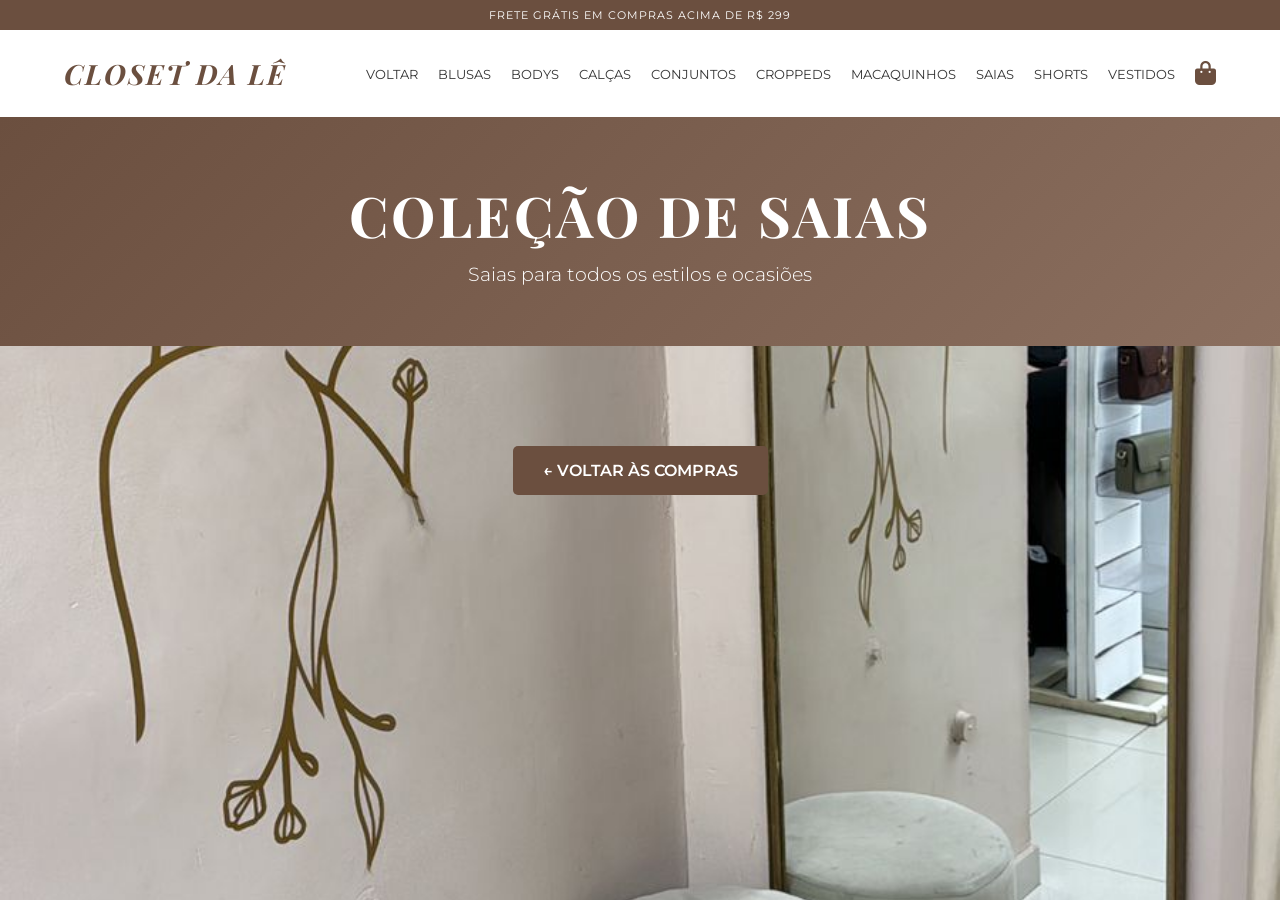
<file: saias.html>
<!DOCTYPE html>
<html lang="pt-br">
<head>
    <meta charset="UTF-8">
    <meta name="viewport" content="width=device-width, initial-scale=1.0">
    <title>Saias - Closet da Lê</title>
    <link href="https://fonts.googleapis.com/css2?family=Montserrat:wght@300;500;700&family=Playfair+Display:ital,wght@0,700;1,700&display=swap" rel="stylesheet">
    <link href="https://fonts.googleapis.com/css2?family=Great+Vibes&family=Montserrat:wght@300;500;700&display=swap" rel="stylesheet">
    <link rel="stylesheet" href="https://cdnjs.cloudflare.com/ajax/libs/font-awesome/6.4.0/css/all.min.css">
    <link rel="stylesheet" href="style.css">
    <style>
        .categoria-header {
            background: linear-gradient(135deg, #6B4F3F, #8B6F5F);
            color: white;
            padding: 60px 20px;
            text-align: center;
            margin-bottom: 40px;
        }

        .categoria-header h1 {
            font-family: 'Playfair Display', serif;
            font-size: 3.5rem;
            margin-bottom: 10px;
            letter-spacing: 3px;
        }

        .categoria-header p {
            font-size: 1.2rem;
            font-weight: 300;
        }

        .filtros {
            display: flex;
            justify-content: center;
            gap: 15px;
            margin-bottom: 40px;
            flex-wrap: wrap;
            padding: 0 20px;
        }

        .filtro-btn {
            padding: 10px 20px;
            border: 2px solid #6B4F3F;
            background: white;
            color: #6B4F3F;
            cursor: pointer;
            font-weight: 500;
            transition: all 0.3s;
            text-transform: uppercase;
            font-size: 12px;
        }

        .filtro-btn:hover,
        .filtro-btn.active {
            background: #6B4F3F;
            color: white;
        }

        .produtos-container {
            display: grid;
            grid-template-columns: repeat(auto-fill, minmax(300px, 1fr));
            gap: 30px;
            padding: 0 30px;
            margin-bottom: 60px;
        }

        .produto-card {
            background: white;
            border-radius: 10px;
            overflow: hidden;
            box-shadow: 0 4px 15px rgba(0, 0, 0, 0.1);
            transition: transform 0.3s, box-shadow 0.3s;
        }

        .produto-card:hover {
            transform: translateY(-10px);
            box-shadow: 0 8px 25px rgba(0, 0, 0, 0.15);
        }

        .produto-img {
            width: 100%;
            height: 350px;
            background: #f0f0f0;
            display: flex;
            align-items: center;
            justify-content: center;
            font-size: 14px;
            color: #999;
        }

        .produto-info {
            padding: 20px;
        }

        .produto-info h3 {
            color: #6B4F3F;
            margin-bottom: 8px;
            font-size: 1.3rem;
        }

        .produto-desc {
            color: #666;
            font-size: 0.95rem;
            margin-bottom: 12px;
            line-height: 1.5;
        }

        .preco {
            font-size: 1.8rem;
            color: #6B4F3F;
            font-weight: 700;
            margin-bottom: 15px;
        }


        .cor-gray { background: #808080; }
        .cor-sand { background: #D4A574; }

        .btn-detalhes {
            width: 100%;
            padding: 12px;
            background: #6B4F3F;
            color: white;
            border: none;
            border-radius: 5px;
            cursor: pointer;
            font-weight: 600;
            text-transform: uppercase;
            font-size: 0.9rem;
            margin-bottom: 8px;
            transition: 0.3s;
        }

        .btn-detalhes:hover {
            background: #5a4033;
        }

        .btn-whatsapp {
            width: 100%;
            padding: 12px;
            background: #25D366;
            color: white;
            border: none;
            border-radius: 5px;
            cursor: pointer;
            font-weight: 600;
            text-transform: uppercase;
            font-size: 0.9rem;
            transition: 0.3s;
        }

        .btn-whatsapp:hover {
            background: #1da851;
        }

        .modal {
            display: none;
            position: fixed;
            z-index: 2000;
            left: 0;
            top: 0;
            width: 100%;
            height: 100%;
            background-color: rgba(0, 0, 0, 0.6);
            animation: fadeIn 0.3s;
        }

        @keyframes fadeIn {
            from { opacity: 0; }
            to { opacity: 1; }
        }

        .modal-content {
            background-color: #f4f4f4;
            margin: 10% auto;
            padding: 30px;
            border-radius: 10px;
            width: 90%;
            max-width: 600px;
            max-height: 80vh;
            overflow-y: auto;
            animation: slideIn 0.3s;
        }

        @keyframes slideIn {
            from { transform: translateY(-50px); opacity: 0; }
            to { transform: translateY(0); opacity: 1; }
        }

        .close-modal {
            color: #aaa;
            float: right;
            font-size: 28px;
            font-weight: bold;
            cursor: pointer;
            transition: 0.3s;
        }

        .close-modal:hover { color: #000; }

        .modal h2 {
            color: #6B4F3F;
            margin-bottom: 15px;
        }

        .modal p {
            color: #555;
            line-height: 1.7;
            margin-bottom: 12px;
        }

        .volta-compras {
            text-align: center;
            margin-top: 40px;
        }

        .volta-compras a {
            display: inline-block;
            padding: 15px 30px;
            background: #6B4F3F;
            color: white;
            text-decoration: none;
            border-radius: 5px;
            font-weight: 600;
            text-transform: uppercase;
            transition: 0.3s;
        }

        .volta-compras a:hover {
            background: #5a4033;
        }

        @media (max-width: 768px) {
            .produtos-container {
                grid-template-columns: 1fr;
                padding: 0 15px;
            }

            .categoria-header h1 {
                font-size: 2rem;
            }

            .filtros {
                padding: 0 15px;
            }
        }
    </style>
</head>
<body>

    <div class="top-bar">Frete grátis em compras acima de R$ 299</div>

    <header class="navbar">
        <div class="logo">CLOSET DA LÊ</div>
        <nav>
             <ul>
                <li><a href="index.html">Voltar</a></li>
                <li><a href="blusas.html">blusas</a></li>
                <li><a href="bodys.html">Bodys</a></li>
                <li><a href="calcas.html">calças</a></li>
                <li><a href="conjuntos.html">conjuntos</a></li>
                <li><a href="croppeds.html">Croppeds</a></li>
                <li><a href="macaquinhos.html">Macaquinhos</a></li>
                <li><a href="saias.html">saias</a></li>
                <li><a href="shorts.html">shorts</a></li>
                <li><a href="vestidos.html">vestidos</a></li>
                <li class="carrinho-item-nav">
                    <div class="carrinho-icon" onclick="abrirCarrinho()">
                        <i class="fas fa-shopping-bag"></i>
                        <div id="carrinho-contador"></div>
                    </div>
                </li>
            </ul>
        </nav>
    </header>

    <section class="categoria-header">
        <h1>COLEÇÃO DE SAIAS</h1>
        <p>Saias para todos os estilos e ocasiões</p>
    </section>

    

    <div class="produtos-container" id="produtos-lista">
        <!-- Produtos serão carregados aqui -->
    </div>

    <div class="volta-compras">
        <a href="index.html">← Voltar às Compras</a>
    </div>

    <!-- Modal -->
    <div id="modalDetalhes" class="modal">
        <div class="modal-content">
            <span class="close-modal" onclick="fecharModal()">&times;</span>
            <h2 id="modal-titulo"></h2>
            <p><strong>Preço:</strong> <span id="modal-preco"></span></p>
            <p id="modal-descricao"></p>
            <p><strong>Composição:</strong> <span id="modal-composicao"></span></p>
            <p><strong>Cuidados:</strong> <span id="modal-cuidados"></span></p>
            <button class="btn-whatsapp" onclick="comprarProduto()">Chamar no WhatsApp</button>
        </div>
    </div>

    <script src="script.js"></script>
    <script>
        function gerarNomePorArquivo(nomeArquivo, prefixoPadrao) {
            const semExtensao = nomeArquivo.replace(/\.[^.]+$/, '');
            const regexPrefixo = new RegExp('^' + prefixoPadrao.toLowerCase() + '[-_]*');
            const semPrefixo = semExtensao.replace(regexPrefixo, '');
            const partes = semPrefixo.split(/[-_]+/).filter(Boolean);
            const nomeFormatado = partes
                .map(p => p.charAt(0).toUpperCase() + p.slice(1))
                .join(' ');
            return nomeFormatado ? (prefixoPadrao + ' ' + nomeFormatado) : prefixoPadrao;
        }

        function completarProdutosComImagens(arrayProdutos, prefixoArquivo, prefixoNome, precoPadrao, categoriaPadrao) {
            const usados = new Set(arrayProdutos.map(p => p.imagem));
            availableImages
                .filter(img => img.toLowerCase().startsWith(prefixoArquivo.toLowerCase()))
                .forEach(imgName => {
                    if (!usados.has(imgName)) {
                        arrayProdutos.push({
                            id: arrayProdutos.length + 1,
                            nome: gerarNomePorArquivo(imgName, prefixoNome),
                            preco: precoPadrao,
                            categoria: categoriaPadrao || prefixoArquivo,
                            imagem: imgName,
                            descricao: `${prefixoNome} da coleção Closet da Lê.`
                        });
                    }
                });
        }

        const produtos = [
            {
                id: 1,
                nome: "Saia Longa Floral",
                preco: "R$ 79,90",
                categoria: "longa",
                imagem: "saia-leana.jpg",
                descricao: "Saia longa com estampa floral delicada. Tecido leve e confortável, perfeita para dias ensolarados.",
                composicao: "100% Algodão",
                cuidados: "Lavar em água fria, separadamente",
                cores: ["pink", "blue", "green"]
            },
            {
                id: 2,
                nome: "Saia Midi Elegante",
                preco: "R$ 69,90",
                categoria: "midi",
                imagem: "saia-jean.jpg",
                descricao: "Saia midi com corte sofisticado. Ideal para o trabalho ou eventos formais.",
                composicao: "65% Poliéster, 35% Algodão",
                cuidados: "Lavar à máquina em ciclo delicado",
                cores: ["black", "navy", "nude"]
            },
            {
                id: 3,
                nome: "Saia Jeans Curta",
                preco: "R$ 59,90",
                categoria: "curta",
                imagem: "saia-cargo.jpg",
                descricao: "Saia jeans curta com barra desfiada. Estilo casual perfeito para combinar com camisetas e blusas.",
                composicao: "100% Algodão Denim",
                cuidados: "Lavar com roupas de cores similares",
                cores: ["black", "blue"]
            },
            {
                id: 4,
                nome: "Saia Longa Cintura Alta",
                preco: "R$ 89,90",
                categoria: "longa",
                imagem: "saia-cargo-preto.jpg",
                descricao: "Saia longa com cintura alta que valoriza a silhueta. Tecido premium com drapeado sofisticado.",
                composicao: "85% Poliéster, 15% Elastano",
                cuidados: "Lavar à mão ou ciclo delicado",
                cores: ["black", "white", "nude"]
            },
            {
                id: 5,
                nome: "Saia Midi Xadrez",
                preco: "R$ 74,90",
                categoria: "midi",
                imagem: "saia-corino.jpg",
                descricao: "Saia midi em padrão xadrez. Toque vintage que combina com muitas peças do seu guarda-roupa.",
                composicao: "70% Algodão, 30% Poliéster",
                cuidados: "Lavar normalmente com cores similares",
                cores: ["pink", "black", "gray"]
            },
            {
                id: 6,
                nome: "Saia Curta Plissada",
                preco: "R$ 64,90",
                categoria: "curta",
                imagem: "saia-corino-preto.jpg",
                descricao: "Saia curta com detalhe de pregas. Toque jovem e moderno, perfeita para looks casuais.",
                composicao: "100% Poliéster",
                cuidados: "Lavar separadamente em água fria",
                cores: ["white", "black", "pink"]
            },
            {
                id: 7,
                nome: "Saia Longa Festa",
                preco: "R$ 99,90",
                categoria: "longa",
                imagem: "saia-leana.jpg",
                descricao: "Saia longa com toque de brilho e acabamento premium. Perfeita para eventos especiais.",
                composicao: "Poliéster com detalhe de pedraria",
                cuidados: "Limpeza profissional recomendada",
                cores: ["black", "nude", "red"]
            },
            {
                id: 8,
                nome: "Saia Midi Acadêmica",
                preco: "R$ 54,90",
                categoria: "midi",
                imagem: "saia-jean.jpg",
                descricao: "Saia midi versátil com corte clássico. Ideal para looks mais discretos e profissionais.",
                composicao: "60% Algodão, 40% Poliéster",
                cuidados: "Lavar à máquina em água morna",
                cores: ["black", "navy", "whitesmoke"]
            }
        ];

        const availableImages = [
            "blusa-bege-um.jpg","blusa-botao.jpg","blusa-com-manga.jpg",
        ];

        let produtosFiltrados = produtos;
        let produtoSelecionado = null;

        function renderizarProdutos(lista) {
            const container = document.getElementById('produtos-lista');
            container.innerHTML = '';

            const listaComImagem = lista.filter(p => availableImages.includes(p.imagem));
            listaComImagem.forEach(produto => {
                const card = document.createElement('div');
                card.className = 'produto-card';
                
                // Verificar se existe imagem verso
                const temVerso = produto.imagemVerso ? true : false;
                const htmlToggle = temVerso ? `<button class="produto-img-toggle" onclick="alternarImagemProduto(this)">👁️ Ver Verso</button>` : '';
                const htmlIndicador = temVerso ? `<span class="produto-img-indicator">Frente</span>` : '';
                const htmlEventosHover = temVerso ? `onmouseenter="mostrarVersoHover(this)" onmouseleave="restaurarFrenteHover(this)"` : '';
                
                card.innerHTML = `
                    <div class="produto-img-container" ${htmlEventosHover}>
                        <img src="img/${produto.imagem}" 
                             alt="${produto.nome}" 
                             data-frente="${produto.imagem}"
                             data-verso="${produto.imagemVerso || ''}"
                             onerror="this.alt='Imagem de ${produto.nome}'">
                        ${htmlToggle}
                        ${htmlIndicador}
                    </div>
                    <div class="produto-info">
                        <h3>${produto.nome}</h3>
                        <p class="produto-desc">${produto.descricao.substring(0, 80)}...</p>
                        <p class="preco">${produto.preco}</p>
                            <button class="btn-detalhes" onclick="adicionarAoCarrinho(${JSON.stringify(produto).replace(/"/g, '&quot;')})">Adicionar ao Carrinho</button>
                            <button class="btn-whatsapp" onclick="comprarDireto(${JSON.stringify(produto).replace(/"/g, '&quot;')})">Comprar</button>
                    </div>
                `;
                container.appendChild(card);
            });
        }

        function filtrarProdutos(categoria) {
            // filtros removidos — apenas filtrar a lista

            if (categoria === 'todos') {
                produtosFiltrados = produtos;
            } else {
                produtosFiltrados = produtos.filter(p => p.categoria === categoria);
            }

            renderizarProdutos(produtosFiltrados);
        }

        function abrirDetalhes(id) {
            produtoSelecionado = produtos.find(p => p.id === id);
            if (produtoSelecionado) {
                document.getElementById('modal-titulo').textContent = produtoSelecionado.nome;
                document.getElementById('modal-preco').textContent = produtoSelecionado.preco;
                document.getElementById('modal-descricao').textContent = produtoSelecionado.descricao;
                document.getElementById('modal-composicao').textContent = produtoSelecionado.composicao;
                document.getElementById('modal-cuidados').textContent = produtoSelecionado.cuidados;
                document.getElementById('modalDetalhes').style.display = 'block';
            }
        }

        function fecharModal() {
            document.getElementById('modalDetalhes').style.display = 'none';
        }

        function comprarProduto(id = null) {
            const produto = id ? produtos.find(p => p.id === id) : produtoSelecionado;
            if (produto) {
                comprar(produto.nome);
            }
        }

        window.onclick = function(event) {
            const modal = document.getElementById('modalDetalhes');
            if (event.target == modal) {
                modal.style.display = 'none';
            }
        }

        completarProdutosComImagens(produtos, 'saia', 'Saia', 'R$ 59,90', 'saia');
        renderizarProdutos(produtos);
    </script>

<!-- Modal Carrinho -->
<div id="modalCarrinho" class="modalCarrinho">
    <div class="carrinho-modal-content">
        <span class="close-carrinho" onclick="fecharCarrinho()">&times;</span>
        <h2><i class="fas fa-shopping-bag"></i> Meu Carrinho</h2>
        <div id="carrinho-itens"></div>
        <div id="carrinho-total"></div>
        <div class="carrinho-acoes">
            <button class="btn-continuar-compras" onclick="fecharCarrinho()">← Continuar Comprando</button>
            <button class="btn-ir-checkout" onclick="abrirCheckout()">Ir para Checkout →</button>
        </div>
    </div>
</div>

<!-- Modal Checkout -->
<div id="modalCheckout" class="modalCheckout">
    <div class="checkout-modal-content">
        <span class="close-checkout" onclick="fecharCheckout()">&times;</span>
        <h2>Finalizar Compra</h2>
        
        <div class="checkout-resumo">
            <h3>Resumo do Pedido</h3>
            <div id="checkout-itens"></div>
            <div class="checkout-total">
                <span>Total:</span>
                <span id="checkout-total-valor">R$ 0,00</span>
            </div>
        </div>

        <div class="dados-comprador">
            <h3>Seus Dados</h3>
            <div class="form-group">
                <label for="nome">Nome Completo:</label>
                <input type="text" id="nome" placeholder="Seu nome completo">
            </div>
                <div class="form-group">
                    <label for="whatsapp">WhatsApp (com DDD):</label>
                    <input type="tel" id="whatsapp" placeholder="5521999999999 ou (21) 99999-9999">
                </div>
                <div class="form-group">
                    <label for="endereco">Endereço:</label>
                    <input type="text" id="endereco" placeholder="Rua, número, bairro, cidade - UF">
                </div>
        </div>

        <div class="pagamento-opcoes">
            <h3>Escolha a Forma de Pagamento:</h3>
            
            <label class="pagamento-item">
                <input type="radio" name="pagamento" value="Cartão de Crédito" onchange="selecionarPagamento(this)">
                <div class="pagamento-info">
                    <strong><i class="fas fa-credit-card"></i> Cartão de Crédito</strong>
                    <small>Parcelado em até 3x sem juros</small>
                </div>
            </label>
            
            <label class="pagamento-item">
                <input type="radio" name="pagamento" value="PIX" onchange="selecionarPagamento(this)">
                <div class="pagamento-info">
                    <strong><i class="fas fa-mobile-alt"></i> PIX</strong>
                    <small>Receba 5% de desconto com PIX</small>
                </div>
            </label>
            
            <label class="pagamento-item">
                <input type="radio" name="pagamento" value="Débito em Conta" onchange="selecionarPagamento(this)">
                <div class="pagamento-info">
                    <strong><i class="fas fa-university"></i> Débito em Conta</strong>
                    <small>Transferência bancária</small>
                </div>
            </label>
        </div>

        <div class="checkout-acoes">
            <button class="btn-voltar-carrinho" onclick="fecharCheckout(); abrirCarrinho();">← Voltar</button>
            <button class="btn-finalizar" onclick="processarCheckout()">Finalizar Compra →</button>
        </div>
    </div>
</div>

<script src="script.js"></script>
<script>
    // Função para selecionar método de pagamento
    function selecionarPagamento(element) {
        document.querySelectorAll('.pagamento-item').forEach(item => {
            item.classList.remove('selected');
        });
        element.closest('.pagamento-item').classList.add('selected');
    }

    // Função para atualizar resumo no checkout
    function atualizarResumoCheckout() {
        const checkoutItens = document.getElementById('checkout-itens');
        const checkoutTotal = document.getElementById('checkout-total-valor');
        
        if (checkoutItens) {
            checkoutItens.innerHTML = carrinho.map(item => `
                <div class="checkout-item">
                    <span>${item.nome} (x${item.quantidade})</span>
                    <span>R$ ${(item.preco * item.quantidade).toFixed(2).replace('.', ',')}</span>
                </div>
            `).join('');
        }
        
        const total = calcularTotal();
        if (checkoutTotal) {
            checkoutTotal.textContent = `R$ ${total.toFixed(2).replace('.', ',')}`;
        }
    }

    // Função para processar checkout
        function processarCheckout() {
            const metodoPagamento = document.querySelector('input[name="pagamento"]:checked');
            if (!metodoPagamento) {
                alert('Por favor, selecione uma forma de pagamento');
                return;
            }

            const nome = document.getElementById('nome').value.trim();
            const whatsapp = document.getElementById('whatsapp').value.trim();
            const endereco = document.getElementById('endereco').value.trim();

            if (!nome || !whatsapp || !endereco) {
                alert('Por favor, preencha Nome, WhatsApp e Endereço');
                return;
            }

            // Enviar dados para o WhatsApp
            const dadosCliente = { nome, whatsapp, endereco };
            finalizarCompra(metodoPagamento.value, dadosCliente);
        }

    // Atualizar resumo quando o modal de checkout abre
    const abrirCheckoutOriginal = abrirCheckout;
    abrirCheckout = function() {
        atualizarResumoCheckout();
        abrirCheckoutOriginal();
    }
</script>

</body>
</html>
</file>
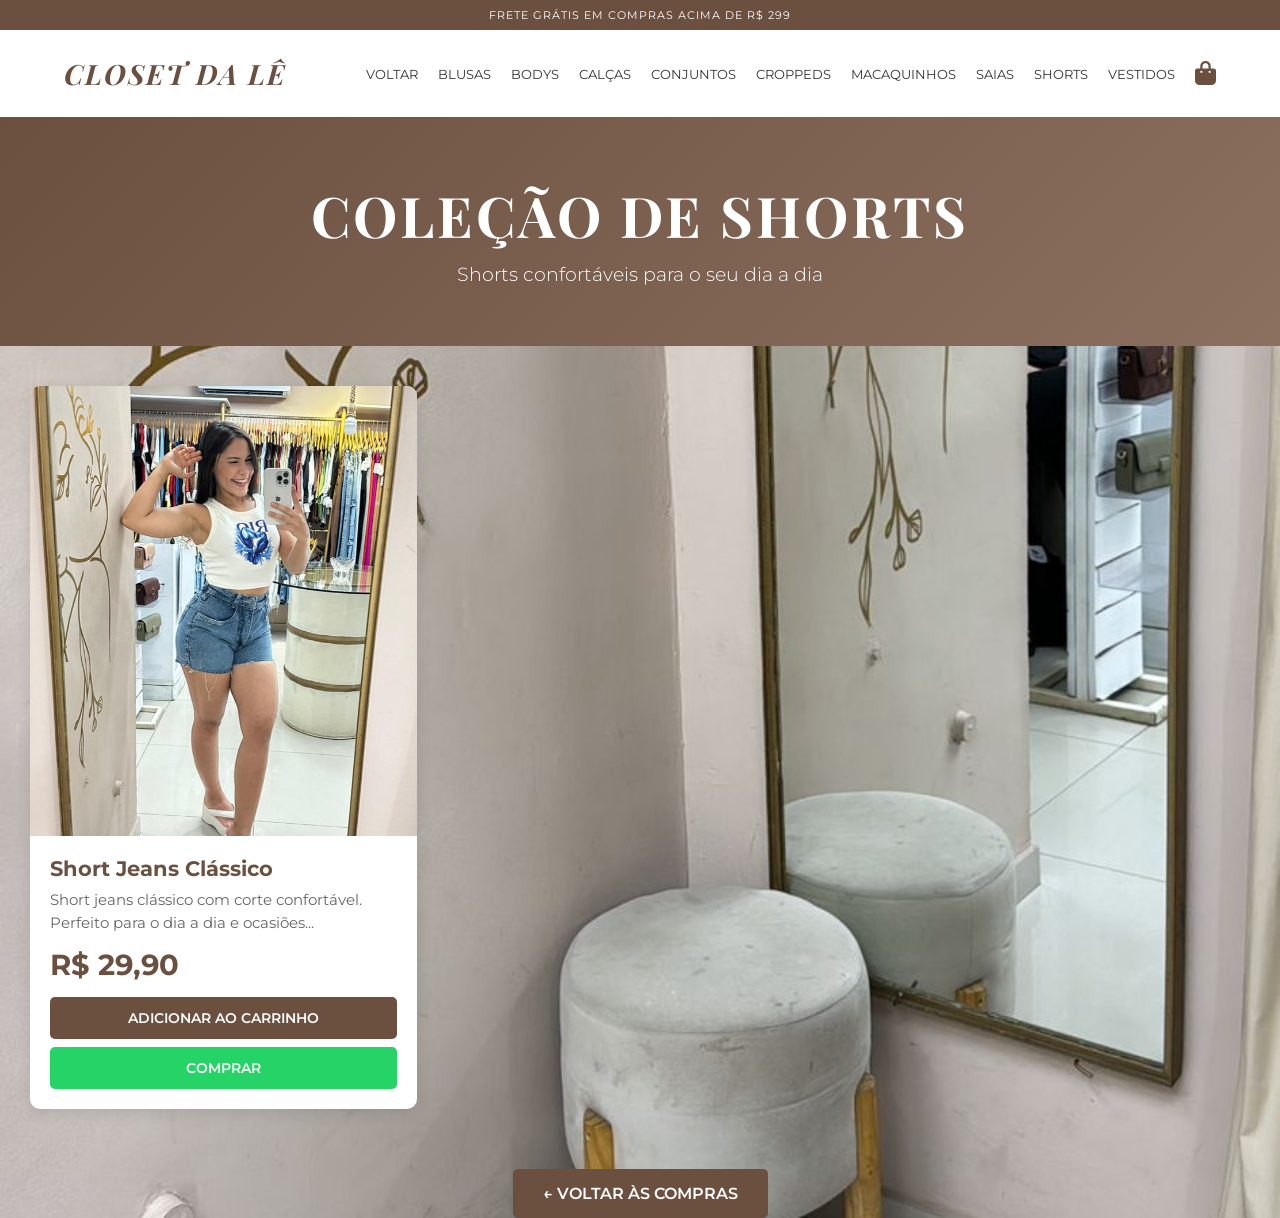
<file: shorts.html>
<!DOCTYPE html>
<html lang="pt-br">
<head>
    <meta charset="UTF-8">
    <meta name="viewport" content="width=device-width, initial-scale=1.0">
    <title>Shorts - Closet da Lê</title>
    <link href="https://fonts.googleapis.com/css2?family=Montserrat:wght@300;500;700&family=Playfair+Display:ital,wght@0,700;1,700&display=swap" rel="stylesheet">
    <link href="https://fonts.googleapis.com/css2?family=Great+Vibes&family=Montserrat:wght@300;500;700&display=swap" rel="stylesheet">
    <link rel="stylesheet" href="https://cdnjs.cloudflare.com/ajax/libs/font-awesome/6.4.0/css/all.min.css">
    <link rel="stylesheet" href="style.css">
    <style>
        .categoria-header {
            background: linear-gradient(135deg, #6B4F3F, #8B6F5F);
            color: white;
            padding: 60px 20px;
            text-align: center;
            margin-bottom: 40px;
        }

        .categoria-header h1 {
            font-family: 'Playfair Display', serif;
            font-size: 3.5rem;
            margin-bottom: 10px;
            letter-spacing: 3px;
        }

        .categoria-header p {
            font-size: 1.2rem;
            font-weight: 300;
        }

        .filtros {
            display: flex;
            justify-content: center;
            gap: 15px;
            margin-bottom: 40px;
            flex-wrap: wrap;
            padding: 0 20px;
        }

        .filtro-btn {
            padding: 10px 20px;
            border: 2px solid #6B4F3F;
            background: white;
            color: #6B4F3F;
            cursor: pointer;
            font-weight: 500;
            transition: all 0.3s;
            text-transform: uppercase;
            font-size: 12px;
        }

        .filtro-btn:hover,
        .filtro-btn.active {
            background: #6B4F3F;
            color: white;
        }

        .produtos-container {
            display: grid;
            grid-template-columns: repeat(auto-fill, minmax(300px, 1fr));
            gap: 30px;
            padding: 0 30px;
            margin-bottom: 60px;
        }

        .produto-card {
            background: white;
            border-radius: 10px;
            overflow: hidden;
            box-shadow: 0 4px 15px rgba(0, 0, 0, 0.1);
            transition: transform 0.3s, box-shadow 0.3s;
        }

        .produto-card:hover {
            transform: translateY(-10px);
            box-shadow: 0 8px 25px rgba(0, 0, 0, 0.15);
        }

        .produto-img {
            width: 100%;
            height: 350px;
            background: #f0f0f0;
            display: flex;
            align-items: center;
            justify-content: center;
            font-size: 14px;
            color: #999;
        }

        .produto-info {
            padding: 20px;
        }

        .produto-info h3 {
            color: #6B4F3F;
            margin-bottom: 8px;
            font-size: 1.3rem;
        }

        .produto-desc {
            color: #666;
            font-size: 0.95rem;
            margin-bottom: 12px;
            line-height: 1.5;
        }

        .preco {
            font-size: 1.8rem;
            color: #6B4F3F;
            font-weight: 700;
            margin-bottom: 15px;
        }


        .cor-gray { background: #808080; }
        .cor-sand { background: #D4A574; }

        .btn-detalhes {
            width: 100%;
            padding: 12px;
            background: #6B4F3F;
            color: white;
            border: none;
            border-radius: 5px;
            cursor: pointer;
            font-weight: 600;
            text-transform: uppercase;
            font-size: 0.9rem;
            margin-bottom: 8px;
            transition: 0.3s;
        }

        .btn-detalhes:hover {
            background: #5a4033;
        }

        .btn-whatsapp {
            width: 100%;
            padding: 12px;
            background: #25D366;
            color: white;
            border: none;
            border-radius: 5px;
            cursor: pointer;
            font-weight: 600;
            text-transform: uppercase;
            font-size: 0.9rem;
            transition: 0.3s;
        }

        .btn-whatsapp:hover {
            background: #1da851;
        }

        .modal {
            display: none;
            position: fixed;
            z-index: 2000;
            left: 0;
            top: 0;
            width: 100%;
            height: 100%;
            background-color: rgba(0, 0, 0, 0.6);
            animation: fadeIn 0.3s;
        }

        @keyframes fadeIn {
            from { opacity: 0; }
            to { opacity: 1; }
        }

        .modal-content {
            background-color: #f4f4f4;
            margin: 10% auto;
            padding: 30px;
            border-radius: 10px;
            width: 90%;
            max-width: 600px;
            max-height: 80vh;
            overflow-y: auto;
            animation: slideIn 0.3s;
        }

        @keyframes slideIn {
            from { transform: translateY(-50px); opacity: 0; }
            to { transform: translateY(0); opacity: 1; }
        }

        .close-modal {
            color: #aaa;
            float: right;
            font-size: 28px;
            font-weight: bold;
            cursor: pointer;
            transition: 0.3s;
        }

        .close-modal:hover { color: #000; }

        .modal h2 {
            color: #6B4F3F;
            margin-bottom: 15px;
        }

        .modal p {
            color: #555;
            line-height: 1.7;
            margin-bottom: 12px;
        }

        .volta-compras {
            text-align: center;
            margin-top: 40px;
        }

        .volta-compras a {
            display: inline-block;
            padding: 15px 30px;
            background: #6B4F3F;
            color: white;
            text-decoration: none;
            border-radius: 5px;
            font-weight: 600;
            text-transform: uppercase;
            transition: 0.3s;
        }

        .volta-compras a:hover {
            background: #5a4033;
        }

        @media (max-width: 768px) {
            .produtos-container {
                grid-template-columns: 1fr;
                padding: 0 15px;
            }

            .categoria-header h1 {
                font-size: 2rem;
            }

            .filtros {
                padding: 0 15px;
            }
        }
    </style>
</head>
<body>

    <div class="top-bar">Frete grátis em compras acima de R$ 299</div>

    <header class="navbar">
        <div class="logo">CLOSET DA LÊ</div>
        <nav>
              <ul>
                <li><a href="index.html">Voltar</a></li>
                <li><a href="blusas.html">blusas</a></li>
                <li><a href="bodys.html">Bodys</a></li>
                <li><a href="calcas.html">calças</a></li>
                <li><a href="conjuntos.html">conjuntos</a></li>
                <li><a href="croppeds.html">Croppeds</a></li>
                <li><a href="macaquinhos.html">Macaquinhos</a></li>
                <li><a href="saias.html">saias</a></li>
                <li><a href="shorts.html">shorts</a></li>
                <li><a href="vestidos.html">vestidos</a></li>
                <li class="carrinho-item-nav">
                    <div class="carrinho-icon" onclick="abrirCarrinho()">
                        <i class="fas fa-shopping-bag"></i>
                        <div id="carrinho-contador"></div>
                    </div>
                </li>
            </ul>
        </nav>
    </header>

    <section class="categoria-header">
        <h1>COLEÇÃO DE SHORTS</h1>
        <p>Shorts confortáveis para o seu dia a dia</p>
    </section>

    

    <div class="produtos-container" id="produtos-lista">
        <!-- Produtos serão carregados aqui -->
    </div>

    <div class="volta-compras">
        <a href="index.html">← Voltar às Compras</a>
    </div>

    <!-- Modal -->
    <div id="modalDetalhes" class="modal">
        <div class="modal-content">
            <span class="close-modal" onclick="fecharModal()">&times;</span>
            <h2 id="modal-titulo"></h2>
            <p><strong>Preço:</strong> <span id="modal-preco"></span></p>
            <p id="modal-descricao"></p>
            <p><strong>Composição:</strong> <span id="modal-composicao"></span></p>
            <p><strong>Cuidados:</strong> <span id="modal-cuidados"></span></p>
            <button class="btn-whatsapp" onclick="comprarProduto()">Chamar no WhatsApp</button>
        </div>
    </div>

    <script src="script.js"></script>
    <script>
        function gerarNomePorArquivo(nomeArquivo, prefixoPadrao) {
            const semExtensao = nomeArquivo.replace(/\.[^.]+$/, '');
            const regexPrefixo = new RegExp('^' + prefixoPadrao.toLowerCase() + '[-_]*');
            const semPrefixo = semExtensao.replace(regexPrefixo, '');
            const partes = semPrefixo.split(/[-_]+/).filter(Boolean);
            const nomeFormatado = partes
                .map(p => p.charAt(0).toUpperCase() + p.slice(1))
                .join(' ');
            return nomeFormatado ? (prefixoPadrao + ' ' + nomeFormatado) : prefixoPadrao;
        }

        function completarProdutosComImagens(arrayProdutos, prefixoArquivo, prefixoNome, precoPadrao, categoriaPadrao) {
            const usados = new Set(arrayProdutos.map(p => p.imagem));
            availableImages
                .filter(img => img.toLowerCase().startsWith(prefixoArquivo.toLowerCase()))
                .forEach(imgName => {
                    if (!usados.has(imgName)) {
                        arrayProdutos.push({
                            id: arrayProdutos.length + 1,
                            nome: gerarNomePorArquivo(imgName, prefixoNome),
                            preco: precoPadrao,
                            categoria: categoriaPadrao || prefixoArquivo,
                            imagem: imgName,
                            descricao: `${prefixoNome} da coleção Closet da Lê.`
                        });
                    }
                });
        }

        const produtos = [
            {
                id: 1,
                nome: "Short Jeans Clássico",
                preco: "R$ 29,90",
                categoria: "jeans",
                imagem: "short-jeans.jpg",
                descricao: "Short jeans clássico com corte confortável. Perfeito para o dia a dia e ocasiões casuais.",
                composicao: "100% Algodão Denim",
                cuidados: "Lavar com cores similares em água fria",
                cores: ["black", "blue", "sand"]
            },
            {
                id: 2,
                nome: "Short Casual Linho",
                preco: "R$ 64,90",
                categoria: "casual",
                imagem: "short-linho.jpg",
                descricao: "Short casual em linho natural. Respirável e ideal para dias quentes.",
                composicao: "95% Algodão, 5% Linho",
                cuidados: "Lavar à máquina em água morna",
                cores: ["white", "beige", "navy"]
            },
            {
                id: 3,
                nome: "Short Esportivo Premium",
                preco: "R$ 79,90",
                categoria: "esporte",
                imagem: "short-alfaiataria.jpg",
                descricao: "Short esportivo com tecnologia de umidade. Ideal para academia e exercícios.",
                composicao: "85% Poliéster, 15% Elastano",
                cuidados: "Lavar separadamente em água fria",
                cores: ["black", "pink", "blue"]
            },
            {
                id: 4,
                nome: "Short Jeans Cintura Alta",
                preco: "R$ 69,90",
                categoria: "jeans",
                imagem: "short-jean.jpg",
                descricao: "Short jeans cintura alta que valoriza a silhueta. Corte alongado e moderno.",
                composicao: "99% Algodão, 1% Elastano",
                cuidados: "Lavar separadamente quando novo",
                cores: ["black", "blue"]
            },
            {
                id: 5,
                nome: "Short Casual Veludo",
                preco: "R$ 74,90",
                categoria: "casual",
                imagem: "short-em-linho-preto.jpg",
                descricao: "Short casual em veludo cotelê. Toque retrô que combina com muitos looks.",
                composicao: "100% Algodão Cotelê",
                cuidados: "Lavar à máquina em ciclo delicado",
                cores: ["black", "pink", "green"]
            },
            {
                id: 6,
                nome: "Short Esporte Shorts",
                preco: "R$ 59,90",
                categoria: "esporte",
                imagem: "short-maya.jpg",
                descricao: "Short esportivo funcional e confortável. Bolsos laterais na cintura.",
                composicao: "88% Poliéster, 12% Elastano",
                cuidados: "Lavar em água morna",
                cores: ["black", "white", "gray"]
            },
            {
                id: 7,
                nome: "Short Jeans Vintage",
                preco: "R$ 74,90",
                categoria: "jeans",
                imagem: "short-preto.jpg",
                descricao: "Short jeans estilo vintage com barra desfiada. Perfeito para looks descontraídos.",
                composicao: "100% Algodão",
                cuidados: "Lavar em água fria separadamente",
                cores: ["blue", "black", "gray"]
            },
            {
                id: 8,
                nome: "Short Casual Chino",
                preco: "R$ 69,90",
                categoria: "casual",
                imagem: "short-verao.jpg",
                descricao: "Short casual chino versátil. Ideal para looks mais refinados mas confortáveis.",
                composicao: "98% Algodão, 2% Elastano",
                cuidados: "Lavar à máquina normalmente",
                cores: ["nude", "black", "white"]
            }
        ];

        const availableImages = [
            "short-jeans.jpg"
        ];

        let produtosFiltrados = produtos;
        let produtoSelecionado = null;

        function renderizarProdutos(lista) {
            const container = document.getElementById('produtos-lista');
            container.innerHTML = '';

            const listaComImagem = lista.filter(p => availableImages.includes(p.imagem));
            listaComImagem.forEach(produto => {
                const card = document.createElement('div');
                card.className = 'produto-card';
                
                // Verificar se existe imagem verso
                const temVerso = produto.imagemVerso ? true : false;
                const htmlToggle = temVerso ? `<button class="produto-img-toggle" onclick="alternarImagemProduto(this)">👁️ Ver Verso</button>` : '';
                const htmlIndicador = temVerso ? `<span class="produto-img-indicator">Frente</span>` : '';
                const htmlEventosHover = temVerso ? `onmouseenter="mostrarVersoHover(this)" onmouseleave="restaurarFrenteHover(this)"` : '';
                
                card.innerHTML = `
                    <div class="produto-img-container" ${htmlEventosHover}>
                        <img src="img/${produto.imagem}" 
                             alt="${produto.nome}" 
                             data-frente="${produto.imagem}"
                             data-verso="${produto.imagemVerso || ''}"
                             onerror="this.alt='Imagem de ${produto.nome}'">
                        ${htmlToggle}
                        ${htmlIndicador}
                    </div>
                    <div class="produto-info">
                        <h3>${produto.nome}</h3>
                        <p class="produto-desc">${produto.descricao.substring(0, 80)}...</p>
                        <p class="preco">${produto.preco}</p>
                            <button class="btn-detalhes" onclick="adicionarAoCarrinho(${JSON.stringify(produto).replace(/"/g, '&quot;')})">Adicionar ao Carrinho</button>
                            <button class="btn-whatsapp" onclick="comprarDireto(${JSON.stringify(produto).replace(/"/g, '&quot;')})">Comprar</button>
                    </div>
                `;
                container.appendChild(card);
            });
        }

        function filtrarProdutos(categoria) {
            // filtros removidos — apenas filtrar a lista

            if (categoria === 'todos') {
                produtosFiltrados = produtos;
            } else {
                produtosFiltrados = produtos.filter(p => p.categoria === categoria);
            }

            renderizarProdutos(produtosFiltrados);
        }

        function abrirDetalhes(id) {
            produtoSelecionado = produtos.find(p => p.id === id);
            if (produtoSelecionado) {
                document.getElementById('modal-titulo').textContent = produtoSelecionado.nome;
                document.getElementById('modal-preco').textContent = produtoSelecionado.preco;
                document.getElementById('modal-descricao').textContent = produtoSelecionado.descricao;
                document.getElementById('modal-composicao').textContent = produtoSelecionado.composicao;
                document.getElementById('modal-cuidados').textContent = produtoSelecionado.cuidados;
                document.getElementById('modalDetalhes').style.display = 'block';
            }
        }

        function fecharModal() {
            document.getElementById('modalDetalhes').style.display = 'none';
        }

        function comprarProduto(id = null) {
            const produto = id ? produtos.find(p => p.id === id) : produtoSelecionado;
            if (produto) {
                comprar(produto.nome);
            }
        }

        window.onclick = function(event) {
            const modal = document.getElementById('modalDetalhes');
            if (event.target == modal) {
                modal.style.display = 'none';
            }
        }

        completarProdutosComImagens(produtos, 'short', 'Short', 'R$ 69,90', 'short');
        renderizarProdutos(produtos);
    </script>

<!-- Modal Carrinho -->
<div id="modalCarrinho" class="modalCarrinho">
    <div class="carrinho-modal-content">
        <span class="close-carrinho" onclick="fecharCarrinho()">&times;</span>
        <h2><i class="fas fa-shopping-bag"></i> Meu Carrinho</h2>
        <div id="carrinho-itens"></div>
        <div id="carrinho-total"></div>
        <div class="carrinho-acoes">
            <button class="btn-continuar-compras" onclick="fecharCarrinho()">← Continuar Comprando</button>
            <button class="btn-ir-checkout" onclick="abrirCheckout()">Ir para Checkout →</button>
        </div>
    </div>
</div>

<!-- Modal Checkout -->
<div id="modalCheckout" class="modalCheckout">
    <div class="checkout-modal-content">
        <span class="close-checkout" onclick="fecharCheckout()">&times;</span>
        <h2>Finalizar Compra</h2>
        
        <div class="checkout-resumo">
            <h3>Resumo do Pedido</h3>
            <div id="checkout-itens"></div>
            <div class="checkout-total">
                <span>Total:</span>
                <span id="checkout-total-valor">R$ 0,00</span>
            </div>
        </div>

        <div class="dados-comprador">
            <h3>Seus Dados</h3>
            <div class="form-group">
                <label for="nome">Nome Completo:</label>
                <input type="text" id="nome" placeholder="Seu nome completo">
            </div>
                <div class="form-group">
                    <label for="whatsapp">WhatsApp (com DDD):</label>
                    <input type="tel" id="whatsapp" placeholder="5521999999999 ou (21) 99999-9999">
                </div>
                <div class="form-group">
                    <label for="endereco">Endereço:</label>
                    <input type="text" id="endereco" placeholder="Rua, número, bairro, cidade - UF">
                </div>
        </div>

        <div class="pagamento-opcoes">
            <h3>Escolha a Forma de Pagamento:</h3>
            
            <label class="pagamento-item">
                <input type="radio" name="pagamento" value="Cartão de Crédito" onchange="selecionarPagamento(this)">
                <div class="pagamento-info">
                    <strong><i class="fas fa-credit-card"></i> Cartão de Crédito</strong>
                    <small>Parcelado em até 3x sem juros</small>
                </div>
            </label>
            
            <label class="pagamento-item">
                <input type="radio" name="pagamento" value="PIX" onchange="selecionarPagamento(this)">
                <div class="pagamento-info">
                    <strong><i class="fas fa-mobile-alt"></i> PIX</strong>
                    <small>Receba 5% de desconto com PIX</small>
                </div>
            </label>
            
            <label class="pagamento-item">
                <input type="radio" name="pagamento" value="Débito em Conta" onchange="selecionarPagamento(this)">
                <div class="pagamento-info">
                    <strong><i class="fas fa-university"></i> Débito em Conta</strong>
                    <small>Transferência bancária</small>
                </div>
            </label>
        </div>

        <div class="checkout-acoes">
            <button class="btn-voltar-carrinho" onclick="fecharCheckout(); abrirCarrinho();">← Voltar</button>
            <button class="btn-finalizar" onclick="processarCheckout()">Finalizar Compra →</button>
        </div>
    </div>
</div>

<script src="script.js"></script>
<script>
    // Função para selecionar método de pagamento
    function selecionarPagamento(element) {
        document.querySelectorAll('.pagamento-item').forEach(item => {
            item.classList.remove('selected');
        });
        element.closest('.pagamento-item').classList.add('selected');
    }

    // Função para atualizar resumo no checkout
    function atualizarResumoCheckout() {
        const checkoutItens = document.getElementById('checkout-itens');
        const checkoutTotal = document.getElementById('checkout-total-valor');
        
        if (checkoutItens) {
            checkoutItens.innerHTML = carrinho.map(item => `
                <div class="checkout-item">
                    <span>${item.nome} (x${item.quantidade})</span>
                    <span>R$ ${(item.preco * item.quantidade).toFixed(2).replace('.', ',')}</span>
                </div>
            `).join('');
        }
        
        const total = calcularTotal();
        if (checkoutTotal) {
            checkoutTotal.textContent = `R$ ${total.toFixed(2).replace('.', ',')}`;
        }
    }

    // Função para processar checkout
    function processarCheckout() {
            const metodoPagamento = document.querySelector('input[name="pagamento"]:checked');
            if (!metodoPagamento) {
                alert('Por favor, selecione uma forma de pagamento');
                return;
            }

            const nome = document.getElementById('nome').value.trim();
            const whatsapp = document.getElementById('whatsapp').value.trim();
            const endereco = document.getElementById('endereco').value.trim();

            if (!nome || !whatsapp || !endereco) {
                alert('Por favor, preencha Nome, WhatsApp e Endereço');
                return;
            }

            // Enviar dados para o WhatsApp
            const dadosCliente = { nome, whatsapp, endereco };
            finalizarCompra(metodoPagamento.value, dadosCliente);
        }

    // Atualizar resumo quando o modal de checkout abre
    const abrirCheckoutOriginal = abrirCheckout;
    abrirCheckout = function() {
        atualizarResumoCheckout();
        abrirCheckoutOriginal();
    }
</script>

</body>
</html>
</file>
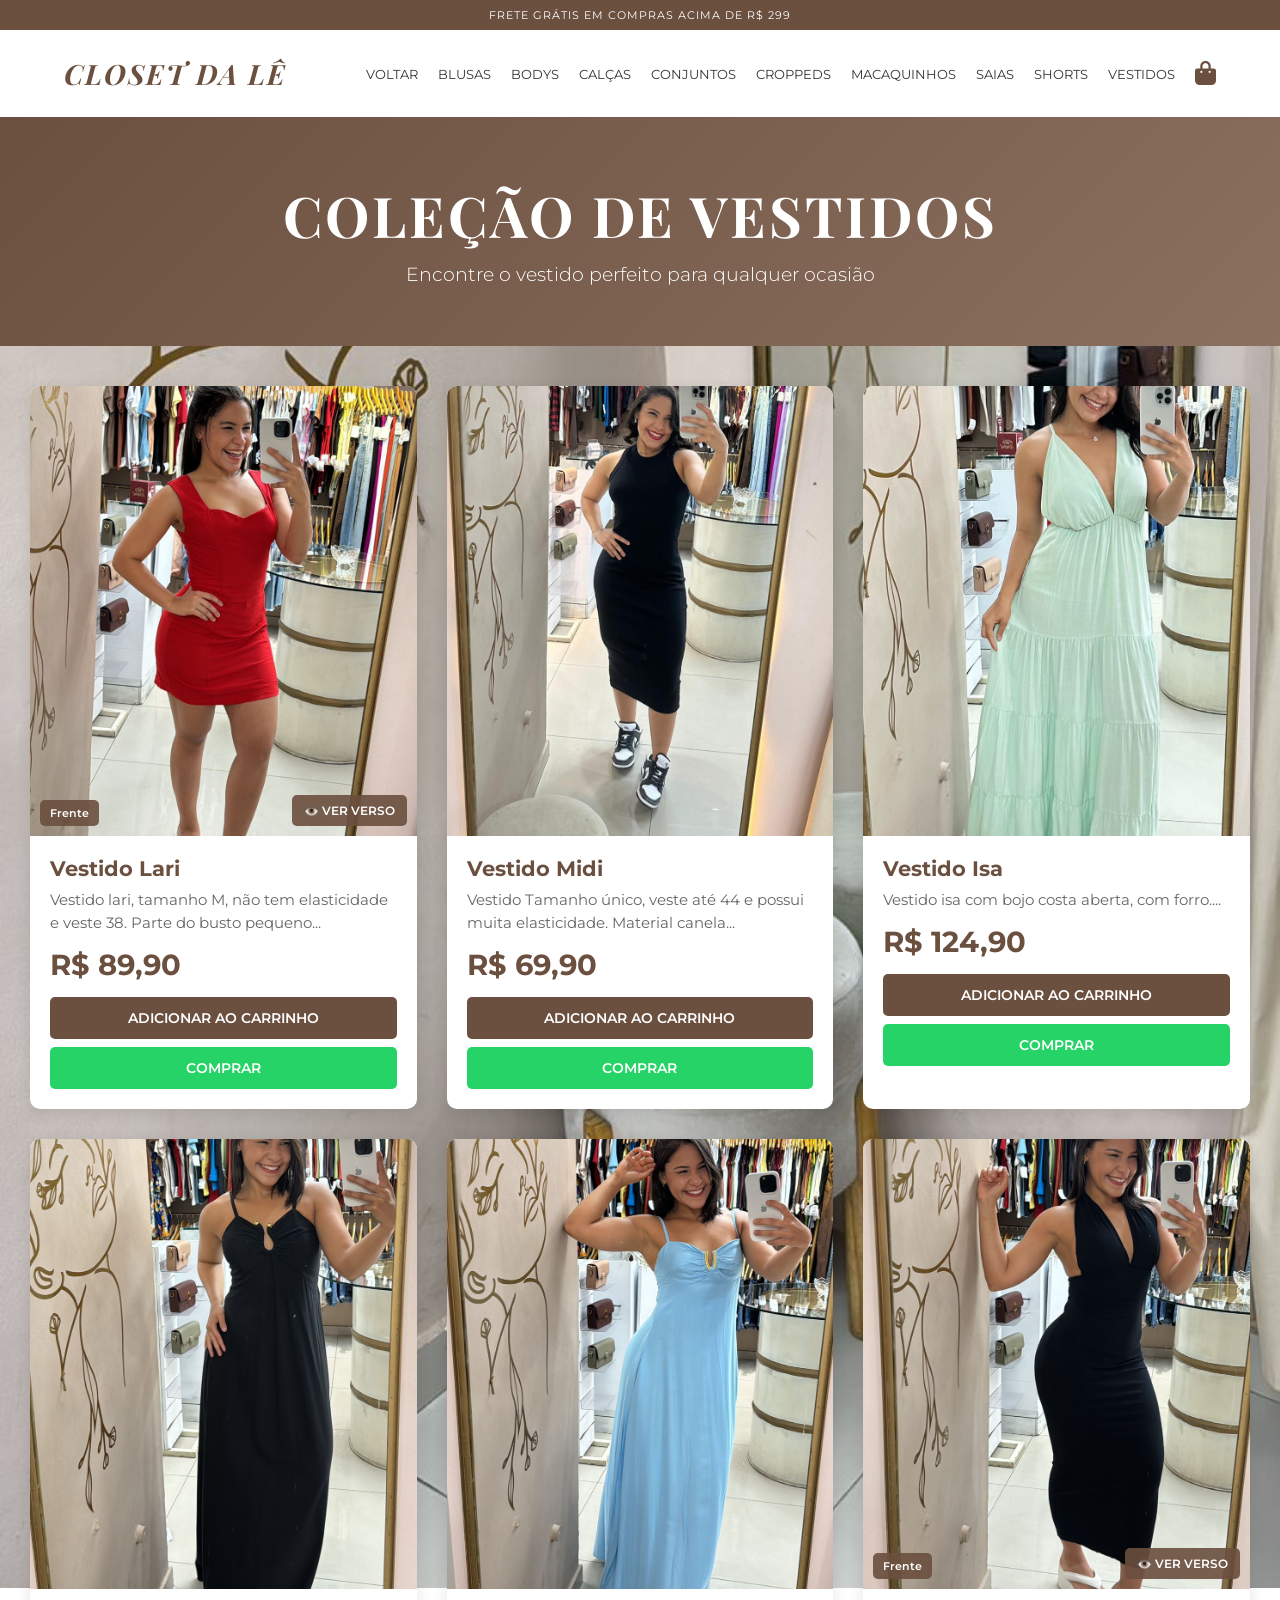
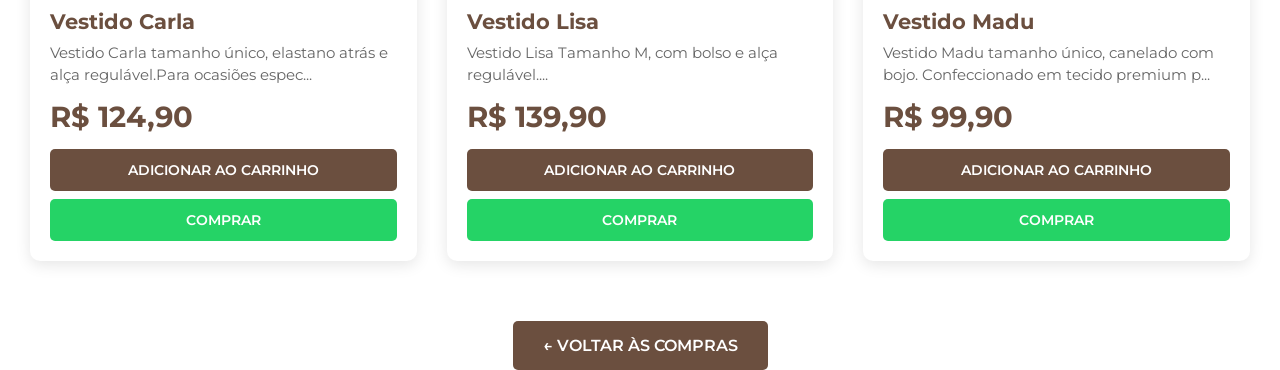
<file: vestidos.html>
<!DOCTYPE html>
<html lang="pt-br">
<head>
    <meta charset="UTF-8">
    <meta name="viewport" content="width=device-width, initial-scale=1.0">
    <title>Vestidos - Closet da Lê</title>
    <link href="https://fonts.googleapis.com/css2?family=Montserrat:wght@300;500;700&family=Playfair+Display:ital,wght@0,700;1,700&display=swap" rel="stylesheet">
    <link href="https://fonts.googleapis.com/css2?family=Great+Vibes&family=Montserrat:wght@300;500;700&display=swap" rel="stylesheet">
    <link rel="stylesheet" href="https://cdnjs.cloudflare.com/ajax/libs/font-awesome/6.4.0/css/all.min.css">
    <link rel="stylesheet" href="style.css">
    <style>
        .vestidos-header {
            background: linear-gradient(135deg, #6B4F3F, #8B6F5F);
            color: white;
            padding: 60px 20px;
            text-align: center;
            margin-bottom: 40px;
        }

        .vestidos-header h1 {
            font-family: 'Playfair Display', serif;
            font-size: 3.5rem;
            margin-bottom: 10px;
            letter-spacing: 3px;
        }

        .vestidos-header p {
            font-size: 1.2rem;
            font-weight: 300;
        }

        .filtros {
            display: flex;
            justify-content: center;
            gap: 15px;
            margin-bottom: 40px;
            flex-wrap: wrap;
            padding: 0 20px;
        }

        .filtro-btn {
            padding: 10px 20px;
            border: 2px solid #6B4F3F;
            background: white;
            color: #6B4F3F;
            cursor: pointer;
            font-weight: 500;
            transition: all 0.3s;
            text-transform: uppercase;
            font-size: 12px;
        }

        .filtro-btn:hover,
        .filtro-btn.active {
            background: #6B4F3F;
            color: white;
        }

        .vestidos-container {
            display: grid;
            grid-template-columns: repeat(auto-fill, minmax(300px, 1fr));
            gap: 30px;
            padding: 0 30px;
            margin-bottom: 60px;
        }

        .vestido-card {
            background: white;
            border-radius: 10px;
            overflow: hidden;
            box-shadow: 0 4px 15px rgba(0, 0, 0, 0.1);
            transition: transform 0.3s, box-shadow 0.3s;
        }

        .vestido-card:hover {
            transform: translateY(-10px);
            box-shadow: 0 8px 25px rgba(0, 0, 0, 0.15);
        }

        .vestido-img {
            width: 100%;
            height: 350px;
            background: #f0f0f0;
            display: flex;
            align-items: center;
            justify-content: center;
            font-size: 14px;
            color: #999;
        }

        .vestido-info {
            padding: 20px;
        }

        .vestido-info h3 {
            color: #6B4F3F;
            margin-bottom: 8px;
            font-size: 1.3rem;
        }

        .vestido-desc {
            color: #666;
            font-size: 0.95rem;
            margin-bottom: 12px;
            line-height: 1.5;
        }

        .preco {
            font-size: 1.8rem;
            color: #6B4F3F;
            font-weight: 700;
            margin-bottom: 15px;
        }



        .btn-detalhes {
            width: 100%;
            padding: 12px;
            background: #6B4F3F;
            color: white;
            border: none;
            border-radius: 5px;
            cursor: pointer;
            font-weight: 600;
            text-transform: uppercase;
            font-size: 0.9rem;
            margin-bottom: 8px;
            transition: 0.3s;
        }

        .btn-detalhes:hover {
            background: #5a4033;
        }

        .btn-whatsapp {
            width: 100%;
            padding: 12px;
            background: #25D366;
            color: white;
            border: none;
            border-radius: 5px;
            cursor: pointer;
            font-weight: 600;
            text-transform: uppercase;
            font-size: 0.9rem;
            transition: 0.3s;
        }

        .btn-whatsapp:hover {
            background: #1da851;
        }

        /* Modal de Detalhes */
        .modal {
            display: none;
            position: fixed;
            z-index: 2000;
            left: 0;
            top: 0;
            width: 100%;
            height: 100%;
            background-color: rgba(0, 0, 0, 0.6);
            animation: fadeIn 0.3s;
        }

        @keyframes fadeIn {
            from { opacity: 0; }
            to { opacity: 1; }
        }

        .modal-content {
            background-color: #f4f4f4;
            margin: 10% auto;
            padding: 30px;
            border-radius: 10px;
            width: 90%;
            max-width: 600px;
            max-height: 80vh;
            overflow-y: auto;
            animation: slideIn 0.3s;
        }

        @keyframes slideIn {
            from { transform: translateY(-50px); opacity: 0; }
            to { transform: translateY(0); opacity: 1; }
        }

        .close-modal {
            color: #aaa;
            float: right;
            font-size: 28px;
            font-weight: bold;
            cursor: pointer;
            transition: 0.3s;
        }

        .close-modal:hover { color: #000; }

        .modal h2 {
            color: #6B4F3F;
            margin-bottom: 15px;
        }

        .modal p {
            color: #555;
            line-height: 1.7;
            margin-bottom: 12px;
        }

        .volta-compras {
            text-align: center;
            margin-top: 40px;
        }

        .volta-compras a {
            display: inline-block;
            padding: 15px 30px;
            background: #6B4F3F;
            color: white;
            text-decoration: none;
            border-radius: 5px;
            font-weight: 600;
            text-transform: uppercase;
            transition: 0.3s;
        }

        .volta-compras a:hover {
            background: #5a4033;
        }

        @media (max-width: 768px) {
            .vestidos-container {
                grid-template-columns: 1fr;
                padding: 0 15px;
            }

            .vestidos-header h1 {
                font-size: 2rem;
            }

            .filtros {
                padding: 0 15px;
            }
        }
    </style>
</head>
<body>

    <div class="top-bar">Frete grátis em compras acima de R$ 299</div>

    <header class="navbar">
        <div class="logo">CLOSET DA LÊ</div>
        <nav>
              <ul>
                <li><a href="index.html">Voltar</a></li>
                <li><a href="blusas.html">blusas</a></li>
                <li><a href="bodys.html">Bodys</a></li>
                <li><a href="calcas.html">calças</a></li>
                <li><a href="conjuntos.html">conjuntos</a></li>
                <li><a href="croppeds.html">Croppeds</a></li>
                <li><a href="macaquinhos.html">Macaquinhos</a></li>
                <li><a href="saias.html">saias</a></li>
                <li><a href="shorts.html">shorts</a></li>
                <li><a href="vestidos.html">vestidos</a></li>
                <li class="carrinho-item-nav">
                    <div class="carrinho-icon" onclick="abrirCarrinho()">
                        <i class="fas fa-shopping-bag"></i>
                        <div id="carrinho-contador"></div>
                    </div>
                </li>
            </ul>
        </nav>
    </header>

    <section class="vestidos-header">
        <h1>COLEÇÃO DE VESTIDOS</h1>
        <p>Encontre o vestido perfeito para qualquer ocasião</p>
    </section>

    

    <div class="vestidos-container" id="vestidos-lista">
        <!-- Vestidos serão carregados aqui -->
    </div>

    <div class="volta-compras">
        <a href="index.html">← Voltar às Compras</a>
    </div>

    <!-- Modal -->
    <div id="modalDetalhes" class="modal">
        <div class="modal-content">
            <span class="close-modal" onclick="fecharModal()">&times;</span>
            <h2 id="modal-titulo"></h2>
            <p><strong>Preço:</strong> <span id="modal-preco"></span></p>
            <p id="modal-descricao"></p>
            <p><strong>Composição:</strong> <span id="modal-composicao"></span></p>
            <p><strong>Cuidados:</strong> <span id="modal-cuidados"></span></p>
            <button class="btn-whatsapp" onclick="comprarVestido()">Chamar no WhatsApp</button>
        </div>
    </div>

    <script src="script.js"></script>
    <script>
        function gerarNomePorArquivo(nomeArquivo, prefixoPadrao) {
            const semExtensao = nomeArquivo.replace(/\.[^.]+$/, '');
            const regexPrefixo = new RegExp('^' + prefixoPadrao.toLowerCase() + '[-_]*');
            const semPrefixo = semExtensao.replace(regexPrefixo, '');
            const partes = semPrefixo.split(/[-_]+/).filter(Boolean);
            const nomeFormatado = partes
                .map(p => p.charAt(0).toUpperCase() + p.slice(1))
                .join(' ');
            return nomeFormatado ? (prefixoPadrao + ' ' + nomeFormatado) : prefixoPadrao;
        }

        function completarProdutosComImagens(arrayProdutos, prefixoArquivo, prefixoNome, precoPadrao, categoriaPadrao) {
            const usados = new Set(arrayProdutos.map(p => p.imagem));
            availableImages
                .filter(img => img.toLowerCase().startsWith(prefixoArquivo.toLowerCase()))
                .forEach(imgName => {
                    if (!usados.has(imgName)) {
                        arrayProdutos.push({
                            id: arrayProdutos.length + 1,
                            nome: gerarNomePorArquivo(imgName, prefixoNome),
                            preco: precoPadrao,
                            categoria: categoriaPadrao || prefixoArquivo,
                            imagem: imgName,
                            descricao: `${prefixoNome} da coleção Closet da Lê.`
                        });
                    }
                });
        }

        const vestidos = [
            {
                id: 1,
                nome: "Vestido Lari",
                preco: "R$ 89,90",
                categoria: "basico",
                imagem: "vestido-lari.jpg",
            imagemVerso: "vestido-lari-verso.jpg",
                descricao: "Vestido lari, tamanho M, não tem elasticidade e veste 38. Parte do busto pequeno.",
                composicao: "100% Poliéster",
                cuidados: "Lavar à mão em água fria",
                cores: ["pink", "white", "black", "nude"]
            },
            {
                id: 2,
                nome: "Vestido Midi",
                preco: "R$ 69,90",
                categoria: "midi",
                imagem: "vestido-midi.jpg",
                descricao: "Vestido Tamanho único, veste até 44 e possui muita elasticidade. Material canelado.",
                composicao: "65% Algodão, 35% Poliéster",
                cuidados: "Lavar à máquina em água morna",
                cores: ["pink", "blue", "green"]
            },
            {
                id: 3,
                nome: "Vestido Isa",
                preco: "R$ 124,90",
                categoria: "isa",
                imagem: "vestido-isa.jpg",
                descricao: "Vestido isa com bojo costa aberta, com forro.",
                composicao: "80% Poliéster, 20% Elastano",
                cuidados: "Lavar à mão, não centeifugar",
                cores: ["black", "red"]
            },
            {
                id: 4,
                nome: "Vestido Carla",
                preco: "R$ 124,90",
                categoria: "carla",
                imagem: "vestido-carla-preto.jpeg",
                descricao: "Vestido Carla tamanho único, elastano atrás e alça regulável.Para ocasiões especiais.",
                composicao: "Poliéster e Renda Importada",
                cuidados: "Limpeza a seco recomendada",
                cores: ["black", "nude", "red"]
            },
            {
                id: 5,
                nome: "Vestido Lisa",
                preco: "R$ 139,90",
                categoria: "lisa",
                imagem: "vestido-lisa-azul.jpeg",
                descricao: "Vestido Lisa Tamanho M, com bolso e alça regulável.",
                composicao: "100% Algodão",
                cuidados: "Lavar normalmente com cores similares",
                cores: ["white", "pink", "blue"]
            },
            {
                id: 6,
                nome: "Vestido Madu",
                preco: "R$ 99,90",
                categoria: "longo",
                imagem: "vestido-madu.jpeg",
                imagemVerso: "vestido-madu-verso.jpg",
                descricao: "Vestido Madu tamanho único, canelado com bojo. Confeccionado em tecido premium para máximo conforto.",
                composicao: "92% Poliéster, 8% Elastano",
                cuidados: "Lavar separadamente em água fria",
                cores: ["black", "nude", "red", "white"]
            },
            {
                id: 7,
                nome: "Vestido Curto Casual Chic",
                preco: "R$ 69,90",
                categoria: "curto",
                imagem: "vestido-lilais.jpg",
                descricao: "Vestido curto em tom básico. Versátil e prático para qualquer ocasião do dia.",
                composicao: "70% Algodão, 30% Poliéster",
                cuidados: "Lavar à máquina em ciclo delicado",
                cores: ["pink", "white", "black"]
            },
            {
                id: 8,
                nome: "Vestido de Gala Sofisticado",
                preco: "R$ 249,90",
                categoria: "festivo",
                imagem: "vestido-indiano-vermelho.jpg",
                descricao: "Vestido de gala com design luxuoso. Material premium com acabamento refinado para eventos de grande impacto.",
                composicao: "Poliéster, Renda e Cetim",
                cuidados: "Limpeza profissional recomendada",
                cores: ["black", "red"]
            }
        ];

        const availableImages = [
            "vestido-lari.jpg","vestido-midi.jpg","vestido-isa.jpg","vestido-carla-preto.jpeg","vestido-lisa-azul.jpeg","vestido-madu.jpeg",
        ];

        let vestidosFiltrados = vestidos;
        let vestidoSelecionado = null;

        function renderizarVestidos(lista) {
            const container = document.getElementById('vestidos-lista');
            container.innerHTML = '';

            const listaComImagem = lista.filter(p => availableImages.includes(p.imagem));
            listaComImagem.forEach(vestido => {
                const card = document.createElement('div');
                card.className = 'vestido-card';
                
                // Verificar se existe imagem verso
                const temVerso = vestido.imagemVerso ? true : false;
                const htmlToggle = temVerso ? `<button class="produto-img-toggle" onclick="alternarImagemProduto(this)">👁️ Ver Verso</button>` : '';
                const htmlIndicador = temVerso ? `<span class="produto-img-indicator">Frente</span>` : '';
                const htmlEventosHover = temVerso ? `onmouseenter="mostrarVersoHover(this)" onmouseleave="restaurarFrenteHover(this)"` : '';
                
                card.innerHTML = `
                    <div class="produto-img-container" ${htmlEventosHover}>
                        <img src="img/${vestido.imagem}" 
                             alt="${vestido.nome}" 
                             data-frente="${vestido.imagem}"
                             data-verso="${vestido.imagemVerso || ''}"
                             onerror="this.alt='Imagem do ${vestido.nome}'">
                        ${htmlToggle}
                        ${htmlIndicador}
                    </div>
                    <div class="vestido-info">
                        <h3>${vestido.nome}</h3>
                        <p class="vestido-desc">${vestido.descricao.substring(0, 80)}...</p>
                        <p class="preco">${vestido.preco}</p>
                        <button class="btn-detalhes" onclick="adicionarAoCarrinho(${JSON.stringify(vestido).replace(/"/g, '&quot;')})">Adicionar ao Carrinho</button>
                        <button class="btn-whatsapp" onclick="comprarDireto(${JSON.stringify(vestido).replace(/"/g, '&quot;')})">Comprar</button>
                    </div>
                `;
                container.appendChild(card);
            });
        }

        function filtrarVestidos(categoria) {
            // filtros removidos — apenas filtrar a lista

            // Filtrar vestidos
            if (categoria === 'todos') {
                vestidosFiltrados = vestidos;
            } else {
                vestidosFiltrados = vestidos.filter(v => v.categoria === categoria);
            }

            renderizarVestidos(vestidosFiltrados);
        }

        function abrirDetalhes(id) {
            vestidoSelecionado = vestidos.find(v => v.id === id);
            if (vestidoSelecionado) {
                document.getElementById('modal-titulo').textContent = vestidoSelecionado.nome;
                document.getElementById('modal-preco').textContent = vestidoSelecionado.preco;
                document.getElementById('modal-descricao').textContent = vestidoSelecionado.descricao;
                document.getElementById('modal-composicao').textContent = vestidoSelecionado.composicao;
                document.getElementById('modal-cuidados').textContent = vestidoSelecionado.cuidados;
                document.getElementById('modalDetalhes').style.display = 'block';
            }
        }

        function fecharModal() {
            document.getElementById('modalDetalhes').style.display = 'none';
        }

        function comprarVestido(id = null) {
            const vestido = id ? vestidos.find(v => v.id === id) : vestidoSelecionado;
            if (vestido) {
                comprar(vestido.nome);
            }
        }

        // Fechar modal ao clicar fora
        window.onclick = function(event) {
            const modal = document.getElementById('modalDetalhes');
            if (event.target == modal) {
                modal.style.display = 'none';
            }
        }

        // Carregar vestidos ao iniciar
        completarProdutosComImagens(vestidos, 'vestido', 'Vestido', 'R$ 124,90', 'vestido');
        renderizarVestidos(vestidos);
    </script>

    <!-- Modal Carrinho -->
    <div id="modalCarrinho" class="modalCarrinho">
        <div class="carrinho-modal-content">
            <span class="close-carrinho" onclick="fecharCarrinho()">&times;</span>
            <h2><i class="fas fa-shopping-bag"></i> Meu Carrinho</h2>
            <div id="carrinho-itens"></div>
            <div id="carrinho-total"></div>
            <div class="carrinho-acoes">
                <button class="btn-continuar-compras" onclick="fecharCarrinho()">← Continuar Comprando</button>
                <button class="btn-ir-checkout" onclick="abrirCheckout()">Ir para Checkout →</button>
            </div>
        </div>
    </div>

    <!-- Modal Checkout -->
    <div id="modalCheckout" class="modalCheckout">
        <div class="checkout-modal-content">
            <span class="close-checkout" onclick="fecharCheckout()">&times;</span>
            <h2>Finalizar Compra</h2>
            
            <div class="checkout-resumo">
                <h3>Resumo do Pedido</h3>
                <div id="checkout-itens"></div>
                <div class="checkout-total">
                    <span>Total:</span>
                    <span id="checkout-total-valor">R$ 0,00</span>
                </div>
            </div>

            <div class="dados-comprador">
                <h3>Seus Dados</h3>
                <div class="form-group">
                    <label for="nome">Nome Completo:</label>
                    <input type="text" id="nome" placeholder="Seu nome completo">
                </div>
                <div class="form-group">
                    <label for="whatsapp">WhatsApp (com DDD):</label>
                    <input type="tel" id="whatsapp" placeholder="5521999999999 ou (21) 99999-9999">
                </div>
                <div class="form-group">
                    <label for="endereco">Endereço:</label>
                    <input type="text" id="endereco" placeholder="Rua, número, bairro, cidade - UF">
                </div>
            </div>

            <div class="pagamento-opcoes">
                <h3>Escolha a Forma de Pagamento:</h3>
                
                <label class="pagamento-item">
                    <input type="radio" name="pagamento" value="Cartão de Crédito" onchange="selecionarPagamento(this)">
                    <div class="pagamento-info">
                        <strong><i class="fas fa-credit-card"></i> Cartão de Crédito</strong>
                        <small>Parcelado em até 3x sem juros</small>
                    </div>
                </label>
                
                <label class="pagamento-item">
                    <input type="radio" name="pagamento" value="PIX" onchange="selecionarPagamento(this)">
                    <div class="pagamento-info">
                        <strong><i class="fas fa-mobile-alt"></i> PIX</strong>
                        <small>Receba 5% de desconto com PIX</small>
                    </div>
                </label>
                
                <label class="pagamento-item">
                    <input type="radio" name="pagamento" value="Débito em Conta" onchange="selecionarPagamento(this)">
                    <div class="pagamento-info">
                        <strong><i class="fas fa-university"></i> Débito em Conta</strong>
                        <small>Transferência bancária</small>
                    </div>
                </label>
            </div>

            <div class="checkout-acoes">
                <button class="btn-voltar-carrinho" onclick="fecharCheckout(); abrirCarrinho();">← Voltar</button>
                <button class="btn-finalizar" onclick="processarCheckout()">Finalizar Compra →</button>
            </div>
        </div>
    </div>

    <script src="script.js"></script>
    <script>
        // Função para selecionar método de pagamento
        function selecionarPagamento(element) {
            document.querySelectorAll('.pagamento-item').forEach(item => {
                item.classList.remove('selected');
            });
            element.closest('.pagamento-item').classList.add('selected');
        }

        // Função para atualizar resumo no checkout
        function atualizarResumoCheckout() {
            const checkoutItens = document.getElementById('checkout-itens');
            const checkoutTotal = document.getElementById('checkout-total-valor');
            
            if (checkoutItens) {
                checkoutItens.innerHTML = carrinho.map(item => `
                    <div class="checkout-item">
                        <span>${item.nome} (x${item.quantidade})</span>
                        <span>R$ ${(item.preco * item.quantidade).toFixed(2).replace('.', ',')}</span>
                    </div>
                `).join('');
            }
            
            const total = calcularTotal();
            if (checkoutTotal) {
                checkoutTotal.textContent = `R$ ${total.toFixed(2).replace('.', ',')}`;
            }
        }

        // Função para processar checkout
        function processarCheckout() {
            const metodoPagamento = document.querySelector('input[name="pagamento"]:checked');
            if (!metodoPagamento) {
                alert('Por favor, selecione uma forma de pagamento');
                return;
            }

            const nome = document.getElementById('nome').value.trim();
            const whatsapp = document.getElementById('whatsapp').value.trim();
            const endereco = document.getElementById('endereco').value.trim();

            if (!nome || !whatsapp || !endereco) {
                alert('Por favor, preencha Nome, WhatsApp e Endereço');
                return;
            }

            // Enviar dados para o WhatsApp
            const dadosCliente = { nome, whatsapp, endereco };
            finalizarCompra(metodoPagamento.value, dadosCliente);
        }

        // Atualizar resumo quando o modal de checkout abre
        const abrirCheckoutOriginal = abrirCheckout;
        abrirCheckout = function() {
            atualizarResumoCheckout();
            abrirCheckoutOriginal();
        }
    </script>

</body>
</html>
</file>
<file: style.css>
/* Configurações Gerais */
* {
    margin: 0;
    padding: 0;
    box-sizing: border-box;
    font-family: 'Montserrat', sans-serif; /* Fonte limpa e moderna */
}

:root {
    --nude-logo: #E6C8B5; /* Cor do fundo do seu logo */
    --marrom-logo: #6B4F3F; /* Cor da letra do seu logo */
    --pink-forte: #6b4f3f; /* Mantendo o rosa choque para detalhes de destaque */
}

/* Mudar a cor de fundo de todo o site */
body {
    background-image: url('img/imagen-fundo.jpeg');
    background-size: cover;
    background-position: center;
    background-repeat: no-repeat;
    background-attachment: fixed;
    color: var(--marrom-logo);
}

/* Estilo para o Título (Logo do Site) */
.logo {
    font-family: 'Great Vibes', cursive; /* Nome da fonte manuscrita */
    color: var(--marrom-logo);
    font-size: 35px;
    letter-spacing: 1px;
    text-transform: none; /* Mantém letras maiúsculas e minúsculas naturais */
}

/* Ajuste das outras fontes de títulos para combinar */
h2 {
    color: var(--marrom-logo);
    font-family: 'Montserrat', sans-serif;
}

/* Barras e Menu */
.top-bar {
    background: var(--pink-forte);
    color: white;
    text-align: center;
    padding: 8px;
    font-size: 11px;
    letter-spacing: 1px;
    text-transform: uppercase;
}

.navbar {
    display: flex;
    justify-content: space-between;
    align-items: center;
    padding: 25px 5%;
    background: #fff;
    position: sticky;
    top: 0;
    z-index: 1000;
}

.logo {
    font-family: 'Playfair Display', serif;
    font-style: italic; /* Opcional: deixa o logo inclinado e elegante */
    font-size: 28px;
    font-weight: bold;
    letter-spacing: 2px;
    color: var(--pink-forte);
}

.logo-container {
    display: flex;
    align-items: center;
    gap: 15px;
}

.logo-img {
    height: 50px;
    width: auto;
    object-fit: contain;
}

.products h2 {
    font-family: 'Playfair Display', serif;
    font-size: 32px;
    text-transform: uppercase;
    letter-spacing: 4px;
    margin-bottom: 40px;
}

.navbar ul { display: flex; list-style: none; align-items: center; }
.navbar ul li a {
    text-decoration: none;
    color: #333;
    margin-left: 20px;
    font-size: 13px;
    text-transform: uppercase;
    transition: 0.3s;
}
.navbar ul li a:hover { color: var(--pink-forte); }

.carrinho-item-nav {
    margin-left: 20px;
    display: flex;
    align-items: center;
}

/* Instagram Icon */
.navbar ul li a i {
    font-size: 18px;
    text-transform: none;
}

/* Banner */
.hero {
    height: 60vh;
    background: linear-gradient(rgba(0,0,0,0.1), rgba(0,0,0,0.1)), 
                url('img/imagen-fundo.jpeg') center/cover;
    display: flex;
    align-items: center;
    justify-content: center;
    color: white;
    text-align: center;
}

.hero h1 { font-size: 4rem; letter-spacing: 10px; margin-bottom: 10px; }
.btn-main {
    display: inline-block;
    margin-top: 20px;
    padding: 15px 40px;
    background: var(--pink-forte);
    color: white;
    text-decoration: none;
    font-weight: bold;
}

/* Vitrine */
/* Ajuste na Vitrine para Desktop */
.container {
    display: grid;
    grid-template-columns: repeat(3, 1fr); /* 3 produtos por linha no PC */
    gap: 20px;
    padding: 40px 5%;
}

/* --- AJUSTE PARA CELULAR (RESPONSIVIDADE) --- */
@media (max-width: 768px) {
    /* Faz os produtos ficarem um embaixo do outro no celular */
    .container {
        grid-template-columns: 1fr; 
        padding: 20px 2%;
    }

    /* Ajusta a altura da imagem para não cortar no celular */
    .product-card img {
        height: auto; 
        max-height: 500px;
    }

    /* Ajusta o menu para não embolar no topo */
    .navbar {
        flex-direction: column;
        padding: 15px;
    }

    .logo-container {
        margin-bottom: 10px;
    }

    .logo-img {
        height: 40px;
    }

    .navbar ul {
        flex-wrap: wrap;
        justify-content: center;
        margin-top: 10px;
    }

    .navbar ul li a {
        margin: 5px;
        font-size: 11px;
    }

    /* Ajusta o tamanho do título principal no banner */
    .hero h1 {
        font-size: 2rem;
        letter-spacing: 5px;
    }
}/* Ajuste na Vitrine para Desktop */
.container {
    display: grid;
    grid-template-columns: repeat(3, 1fr); /* 3 produtos por linha no PC */
    gap: 20px;
    padding: 40px 5%;
}

/* --- AJUSTE PARA CELULAR (RESPONSIVIDADE) --- */
@media (max-width: 768px) {
    /* Faz os produtos ficarem um embaixo do outro no celular */
    .container {
        grid-template-columns: 1fr; 
        padding: 20px 2%;
    }

    /* Ajusta a altura da imagem para não cortar no celular */
    .product-card img {
        height: auto; 
        max-height: 500px;
    }

    /* Ajusta o menu para não embolar no topo */
    .navbar {
        flex-direction: column;
        padding: 15px;
    }

    .navbar ul {
        flex-wrap: wrap;
        justify-content: center;
        margin-top: 10px;
    }

    .navbar ul li a {
        margin: 5px;
        font-size: 11px;
    }

    /* Ajusta o tamanho do título principal no banner */
    .hero h1 {
        font-size: 2rem;
        letter-spacing: 5px;
    }
}


.product-card {
    text-align: center;
    border: 1px solid #f0f0f0;
    padding-bottom: 20px;
    transition: 0.3s;
}

.product-card img {
    width: 100%;
    height: 450px;
    object-fit: cover;
}

/* Padroniza imagens nas páginas de categoria */
.produto-img img,
.cropped-img img,
.body-img img,
.macaquinho-img img,
.produto-card img,
.cropped-card img,
.body-card img,
.macaquinho-card img {
    width: 100%;
    height: 450px;
    object-fit: cover;
}

/* Garantir tamanho padronizado para vestidos */
.vestido-img img,
.vestido-card img {
    width: 100%;
    height: 450px;
    object-fit: cover;
}
.product-card h3 { 
    margin: 15px 0 5px; 
    font-weight: 400; 
    text-transform: uppercase; 
    font-size: 16px;
}

.price { 
    color: var(--pink-forte); 
    font-weight: bold; 
    margin-bottom: 15px; 
}

/* Seletores de Tamanho e Cor */
.options { padding: 0 15px; margin-bottom: 20px; }
.options p { font-size: 11px; text-transform: uppercase; color: #999; margin: 10px 0 5px; }

.sizes { display: flex; justify-content: center; gap: 8px; }
.sizes span {
    border: 1px solid #ddd;
    padding: 5px 10px;
    font-size: 12px;
    cursor: pointer;
}
.sizes span:hover { border-color: var(--pink-forte); color: var(--pink-forte); }

.colors { display: flex; justify-content: center; gap: 10px; }
.colors span {
    width: 20px; height: 20px;
    border-radius: 50%;
    border: 1px solid #ddd;
    cursor: pointer;
}

/* Classes das Cores */
.c-pink { background: var(--pink-forte); }
.c-white { background: #fff; }
.c-black { background: #000; }
.c-nude { background: #f5de83; }
.c-blue { background: #0000ff; }
.c-green { background: #008000; }
.c-sand { background: #e3c4a8; }
.c-gray { background: #808080; }
.c-lilac { background: #c8a2c8; }

.btn-buy {
    width: 90%;
    padding: 12px;
    background: #000;
    color: #fff;
    border: none;
    text-transform: uppercase;
    cursor: pointer;
    transition: 0.3s;
}

.btn-buy:hover { background: var(--pink-forte); }

/* Animação */
.reveal { opacity: 0; transform: translateY(30px); transition: 1s all ease; }
.reveal.active { opacity: 1; transform: translateY(0); }

/* ============ CARRINHO ============ */
.carrinho-icon {
    position: relative;
    cursor: pointer;
    font-size: 24px;
    color: #6B4F3F;
    transition: 0.3s;
}

.carrinho-icon:hover {
    transform: scale(1.1);
    color: var(--pink-forte);
}

#carrinho-contador {
    position: absolute;
    top: -8px;
    right: -8px;
    background: #ff2d55;
    color: white;
    border-radius: 50%;
    width: 24px;
    height: 24px;
    display: none;
    align-items: center;
    justify-content: center;
    font-size: 12px;
    font-weight: bold;
}

/* Modal Carrinho */
#modalCarrinho {
    display: none;
    position: fixed;
    z-index: 2000;
    left: 0;
    top: 0;
    width: 100%;
    height: 100%;
    background-color: rgba(0, 0, 0, 0.6);
    animation: fadeIn 0.3s;
}

.carrinho-modal-content {
    background-color: white;
    margin: 5% auto;
    padding: 30px;
    border-radius: 10px;
    width: 90%;
    max-width: 700px;
    max-height: 80vh;
    overflow-y: auto;
    animation: slideIn 0.3s;
}

.carrinho-modal-content h2 {
    color: #6B4F3F;
    margin-bottom: 20px;
    border-bottom: 2px solid #E6C8B5;
    padding-bottom: 15px;
}

.close-carrinho {
    color: #aaa;
    float: right;
    font-size: 28px;
    font-weight: bold;
    cursor: pointer;
    transition: 0.3s;
    margin-top: -10px;
}

.close-carrinho:hover {
    color: #000;
}

#carrinho-itens {
    margin: 20px 0;
    min-height: 100px;
}

.carrinho-item {
    display: flex;
    justify-content: space-between;
    align-items: center;
    padding: 15px;
    background: #f9f9f9;
    border: 1px solid #e0e0e0;
    border-radius: 8px;
    margin-bottom: 12px;
    flex-wrap: wrap;
    gap: 10px;
}

.item-info {
    flex: 1;
    min-width: 150px;
}

.item-info h4 {
    color: #6B4F3F;
    margin-bottom: 5px;
    font-size: 0.95rem;
}

.item-preco {
    color: #888;
    font-size: 0.85rem;
}

.item-controles {
    display: flex;
    align-items: center;
    gap: 10px;
    flex-wrap: wrap;
}

.btn-quantidade {
    width: 30px;
    height: 30px;
    border: 1px solid #ddd;
    background: white;
    color: #6B4F3F;
    cursor: pointer;
    font-weight: bold;
    border-radius: 3px;
    transition: 0.2s;
}

.btn-quantidade:hover {
    background: #E6C8B5;
}

.input-quantidade {
    width: 50px;
    height: 30px;
    text-align: center;
    border: 1px solid #ddd;
    border-radius: 3px;
    padding: 5px;
}

.item-subtotal {
    font-weight: bold;
    color: #6B4F3F;
    min-width: 100px;
    text-align: right;
}

.btn-remover {
    width: 30px;
    height: 30px;
    background: #ff2d55;
    color: white;
    border: none;
    border-radius: 3px;
    cursor: pointer;
    font-weight: bold;
    transition: 0.2s;
}

.btn-remover:hover {
    background: #ff0033;
}

#carrinho-total {
    margin: 20px 0;
    padding: 15px;
    background: #f0f0f0;
    border-radius: 8px;
    border-left: 4px solid #6B4F3F;
}

.total-info p {
    color: #6B4F3F;
    margin: 8px 0;
    font-size: 0.95rem;
}

.total-final {
    font-size: 1.3rem !important;
    color: #6B4F3F !important;
    font-weight: bold !important;
    margin-top: 12px !important;
}

.frete-info {
    color: #999;
    font-size: 0.85rem !important;
}

.carrinho-acoes {
    display: flex;
    gap: 15px;
    margin-top: 25px;
    flex-wrap: wrap;
}

.btn-continuar-compras {
    flex: 1;
    min-width: 150px;
    padding: 12px;
    background: white;
    border: 2px solid #6B4F3F;
    color: #6B4F3F;
    border-radius: 5px;
    cursor: pointer;
    font-weight: 600;
    text-transform: uppercase;
    font-size: 0.9rem;
    transition: 0.3s;
}

.btn-continuar-compras:hover {
    background: #f5f5f5;
}

.btn-ir-checkout {
    flex: 1;
    min-width: 150px;
    padding: 12px;
    background: #6B4F3F;
    color: white;
    border: none;
    border-radius: 5px;
    cursor: pointer;
    font-weight: 600;
    text-transform: uppercase;
    font-size: 0.9rem;
    transition: 0.3s;
}

.btn-ir-checkout:hover {
    background: #5a4033;
}

/* ============ CHECKOUT ============ */
#modalCheckout {
    display: none;
    position: fixed;
    z-index: 2100;
    left: 0;
    top: 0;
    width: 100%;
    height: 100%;
    background-color: rgba(0, 0, 0, 0.6);
    animation: fadeIn 0.3s;
}

.checkout-modal-content {
    background-color: white;
    margin: 5% auto;
    padding: 30px;
    border-radius: 10px;
    width: 90%;
    max-width: 500px;
    max-height: 80vh;
    overflow-y: auto;
    animation: slideIn 0.3s;
}

.checkout-modal-content h2 {
    color: #6B4F3F;
    margin-bottom: 25px;
    text-align: center;
    border-bottom: 2px solid #E6C8B5;
    padding-bottom: 15px;
}

.close-checkout {
    color: #aaa;
    float: right;
    font-size: 28px;
    font-weight: bold;
    cursor: pointer;
    transition: 0.3s;
    margin-top: -10px;
}

.close-checkout:hover {
    color: #000;
}

.checkout-resumo {
    background: #f9f9f9;
    padding: 15px;
    border-radius: 8px;
    margin-bottom: 25px;
    border: 1px solid #e0e0e0;
}

.checkout-resumo h3 {
    color: #6B4F3F;
    font-size: 0.95rem;
    margin-bottom: 12px;
}

.checkout-item {
    display: flex;
    justify-content: space-between;
    padding: 8px 0;
    border-bottom: 1px solid #e0e0e0;
    font-size: 0.9rem;
    color: #666;
}

.checkout-item:last-child {
    border-bottom: none;
}

.checkout-total {
    display: flex;
    justify-content: space-between;
    padding: 15px 0;
    border-top: 2px solid #6B4F3F;
    font-size: 1.2rem;
    font-weight: bold;
    color: #6B4F3F;
    margin-top: 15px;
}

.pagamento-opcoes {
    margin: 25px 0;
}

.pagamento-opcoes h3 {
    color: #6B4F3F;
    margin-bottom: 15px;
    font-size: 1rem;
}

.pagamento-item {
    display: flex;
    align-items: center;
    padding: 15px;
    border: 2px solid #e0e0e0;
    border-radius: 8px;
    margin-bottom: 12px;
    cursor: pointer;
    transition: all 0.3s;
    background: white;
}

.pagamento-item:hover {
    border-color: #6B4F3F;
    background: #f9f9f9;
}

.pagamento-item input[type="radio"] {
    margin-right: 15px;
    cursor: pointer;
    width: 18px;
    height: 18px;
    accent-color: #6B4F3F;
}

.pagamento-info {
    display: flex;
    flex-direction: column;
}

.pagamento-info strong {
    color: #6B4F3F;
    font-size: 1rem;
}

.pagamento-info small {
    color: #999;
    font-size: 0.8rem;
    margin-top: 3px;
}

.pagamento-item.selected {
    border-color: #6B4F3F;
    background: #f5f5f5;
}

.dados-comprador {
    margin: 20px 0;
}

.dados-comprador h3 {
    color: #6B4F3F;
    margin-bottom: 15px;
    font-size: 1rem;
}

.form-group {
    margin-bottom: 12px;
}

.form-group label {
    display: block;
    color: #6B4F3F;
    font-weight: 500;
    margin-bottom: 5px;
    font-size: 0.9rem;
}

.form-group input {
    width: 100%;
    padding: 10px;
    border: 1px solid #ddd;
    border-radius: 5px;
    font-size: 0.95rem;
    box-sizing: border-box;
}

.form-group input:focus {
    outline: none;
    border-color: #6B4F3F;
    box-shadow: 0 0 5px rgba(107, 79, 63, 0.2);
}

.checkout-acoes {
    display: flex;
    gap: 12px;
    margin-top: 25px;
    flex-wrap: wrap;
}

.btn-voltar-carrinho {
    flex: 1;
    min-width: 120px;
    padding: 12px;
    background: white;
    border: 2px solid #6B4F3F;
    color: #6B4F3F;
    border-radius: 5px;
    cursor: pointer;
    font-weight: 600;
    text-transform: uppercase;
    font-size: 0.85rem;
    transition: 0.3s;
}

.btn-voltar-carrinho:hover {
    background: #f5f5f5;
}

.btn-finalizar {
    flex: 1;
    min-width: 120px;
    padding: 12px;
    background: #6B4F3F;
    color: white;
    border: none;
    border-radius: 5px;
    cursor: pointer;
    font-weight: 600;
    text-transform: uppercase;
    font-size: 0.85rem;
    transition: 0.3s;
}

.btn-finalizar:hover {
    background: #5a4033;
}

.btn-finalizar:disabled {
    background: #ccc;
    cursor: not-allowed;
}

/* ============ NOTIFICAÇÕES ============ */
.notificacao {
    position: fixed;
    bottom: -100px;
    right: 30px;
    background: #6B4F3F;
    color: white;
    padding: 15px 25px;
    border-radius: 8px;
    z-index: 3000;
    transition: bottom 0.3s;
    box-shadow: 0 4px 15px rgba(0, 0, 0, 0.2);
    max-width: 300px;
}

.notificacao.show {
    bottom: 30px;
}

@keyframes fadeIn {
    from { opacity: 0; }
    to { opacity: 1; }
}

@keyframes slideIn {
    from { transform: translateY(-50px); opacity: 0; }
    to { transform: translateY(0); opacity: 1; }
}

footer { padding: 40px; text-align: center; background: #fdfdfd; font-size: 12px; color: #aaa; }

/* Estilos para imagens de frente e verso */
.produto-img-container {
    position: relative;
    width: 100%;
    height: 450px;
    overflow: hidden;
    background: #f5f5f5;
}

.produto-img-container img {
    width: 100%;
    height: 100%;
    display: block;
    transition: opacity 0.3s ease;
    object-fit: cover;
}

.produto-img-toggle {
    position: absolute;
    bottom: 10px;
    right: 10px;
    background: rgba(107, 79, 63, 0.9);
    color: white;
    border: none;
    padding: 8px 12px;
    border-radius: 5px;
    cursor: pointer;
    font-size: 12px;
    font-weight: 600;
    transition: background 0.3s;
    z-index: 10;
    text-transform: uppercase;
}

.produto-img-toggle:hover {
    background: rgba(90, 64, 51, 1);
}

.produto-img-indicator {
    position: absolute;
    bottom: 10px;
    left: 10px;
    background: rgba(107, 79, 63, 0.9);
    color: white;
    padding: 6px 10px;
    border-radius: 5px;
    font-size: 11px;
    font-weight: 600;
    z-index: 9;
}

@media (max-width: 768px) {
    .carrinho-item {
        flex-direction: column;
        align-items: flex-start;
    }
    
    .item-controles {
        width: 100%;
        justify-content: space-between;
    }
    
    .item-subtotal {
        width: 100%;
        text-align: left;
    }
    
    .carrinho-acoes {
        flex-direction: column;
    }
    
    .btn-continuar-compras,
    .btn-ir-checkout {
        min-width: unset;
    }
    
    .pagamento-item {
        flex-wrap: wrap;
    }
    
    .checkout-acoes {
        flex-direction: column;
    }
}
</file>
